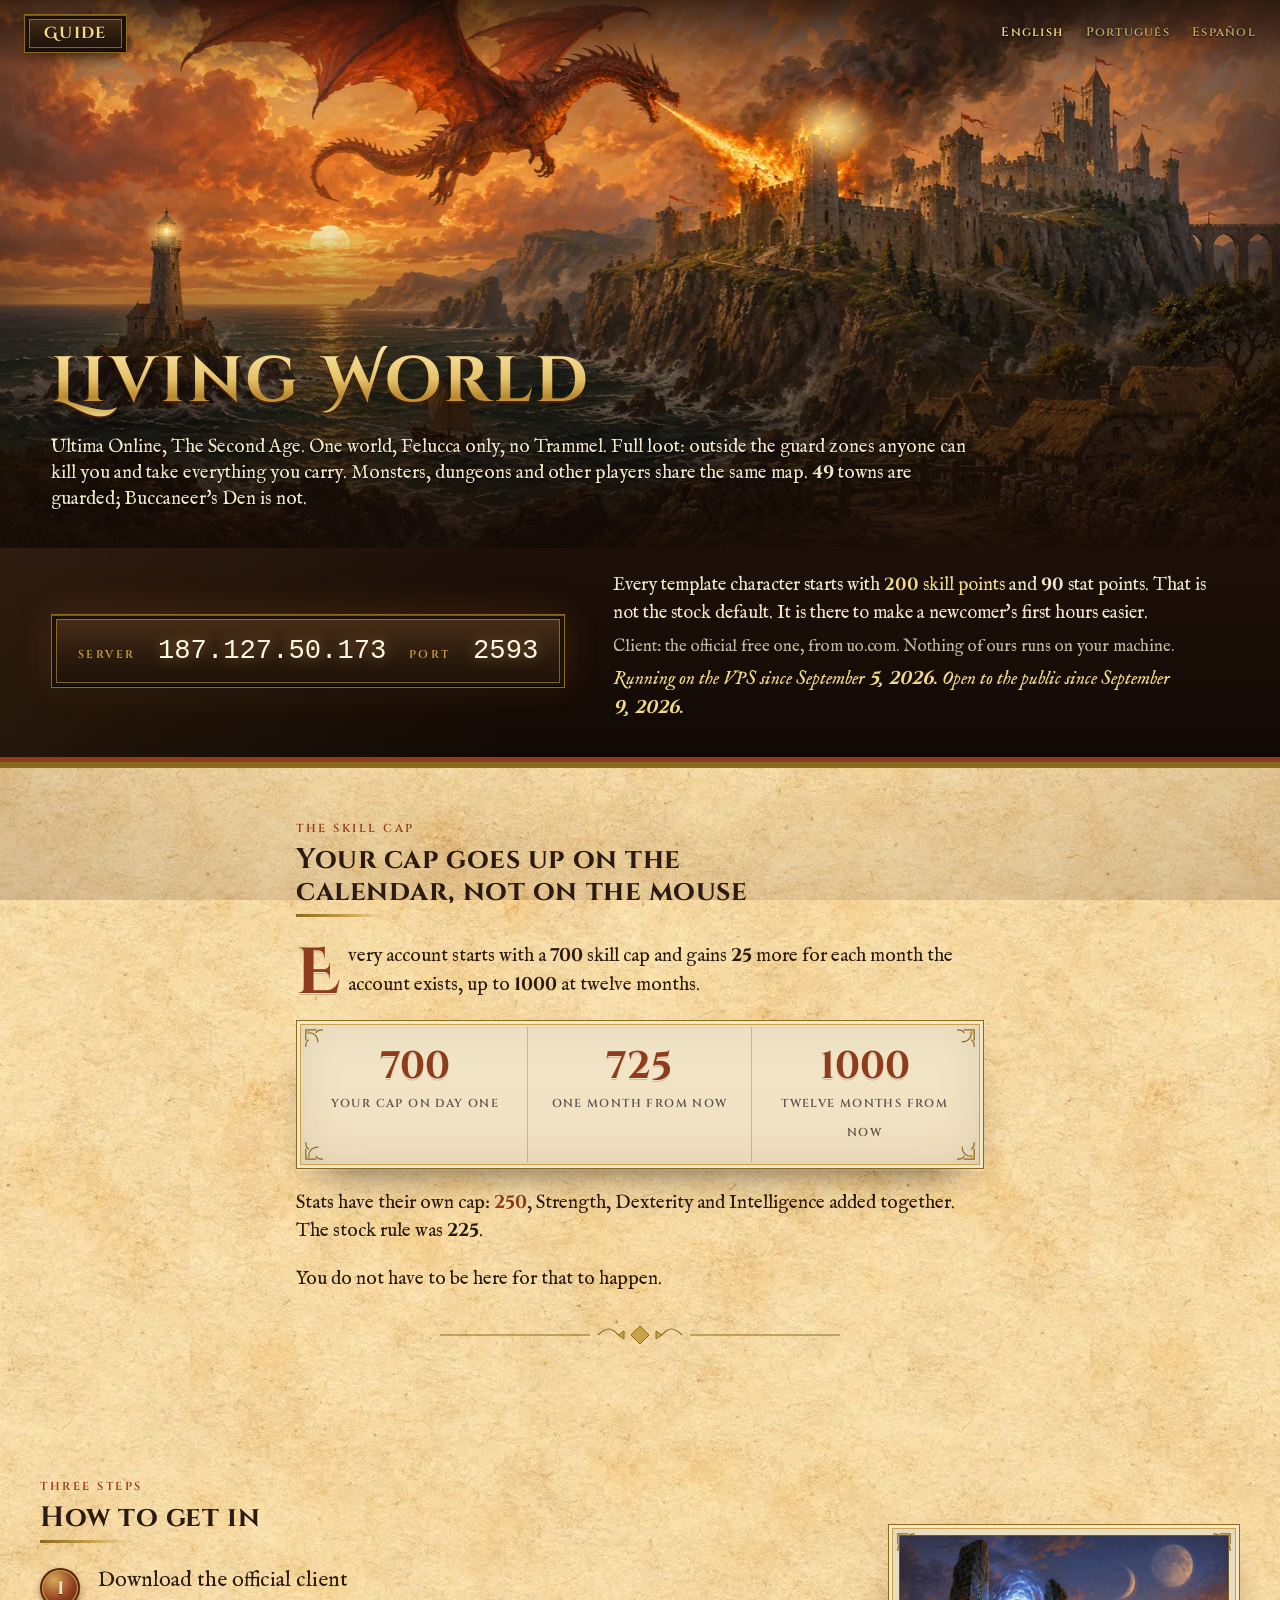
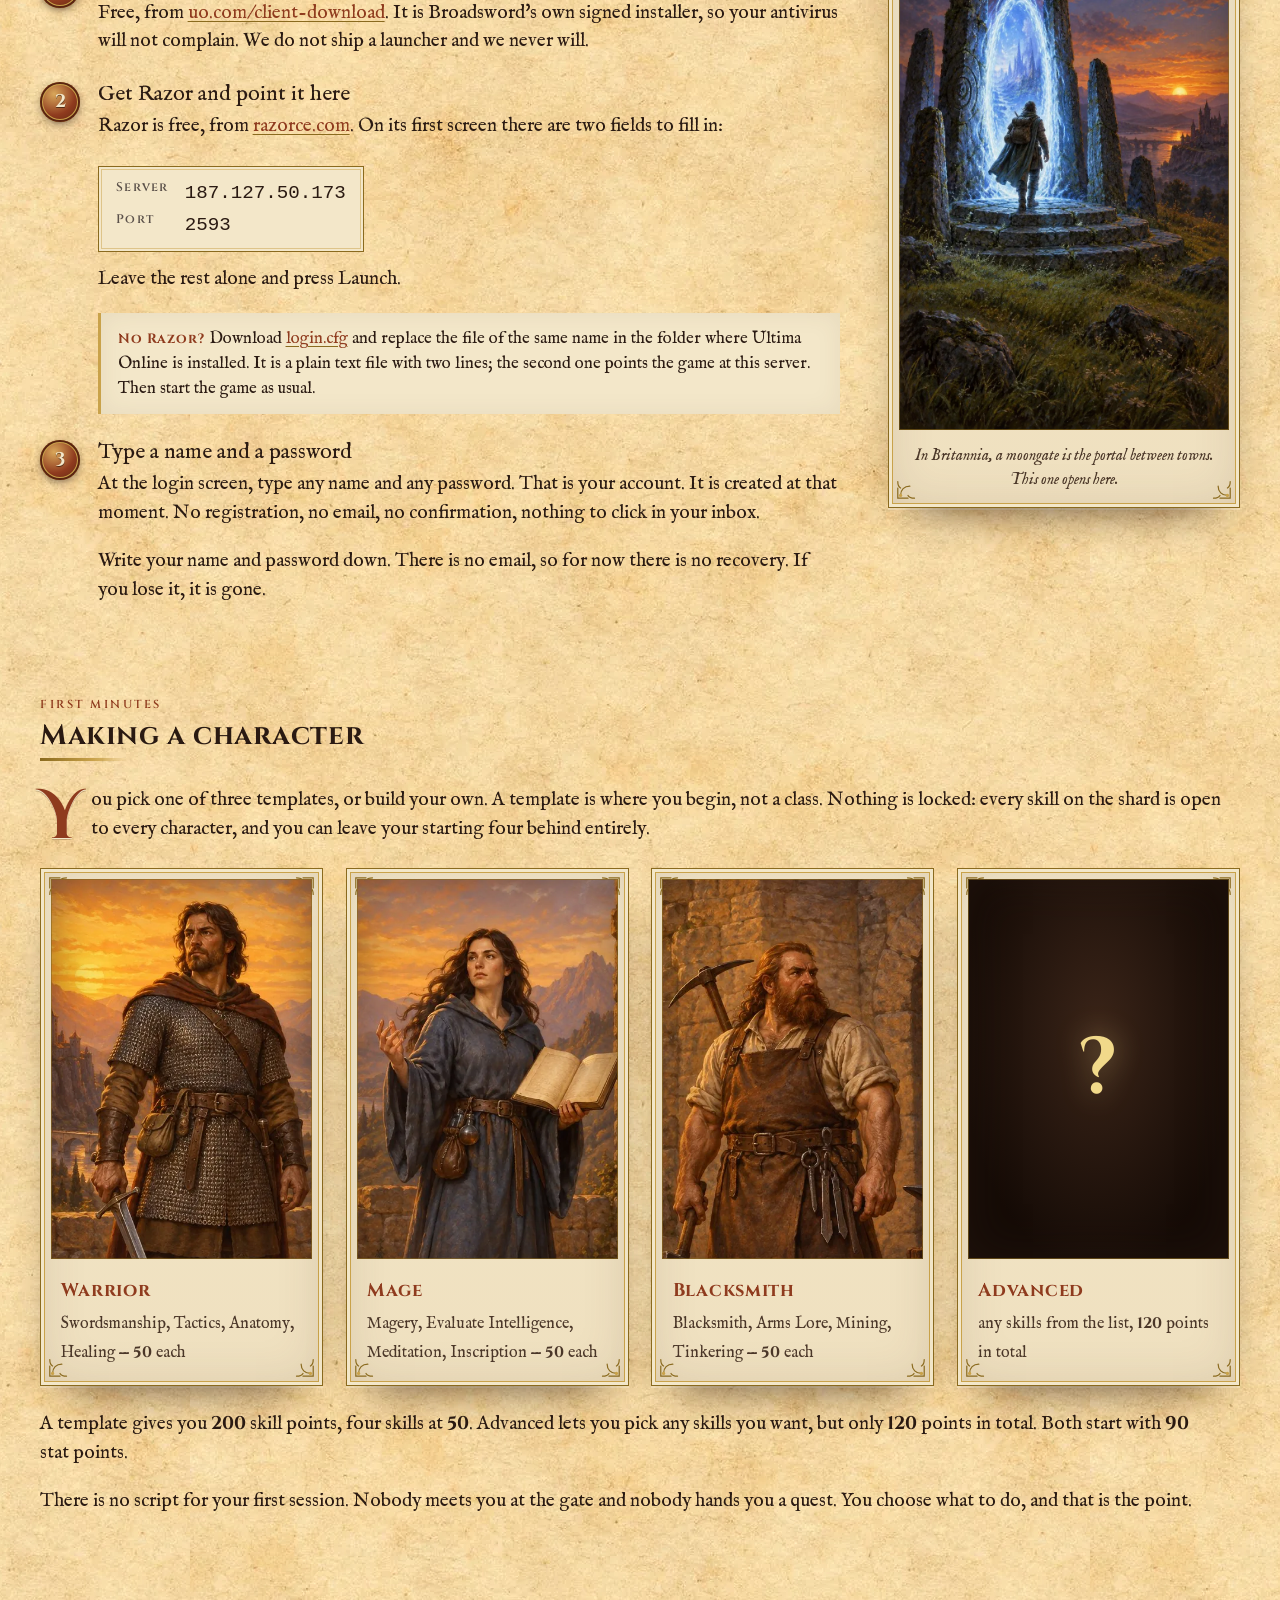
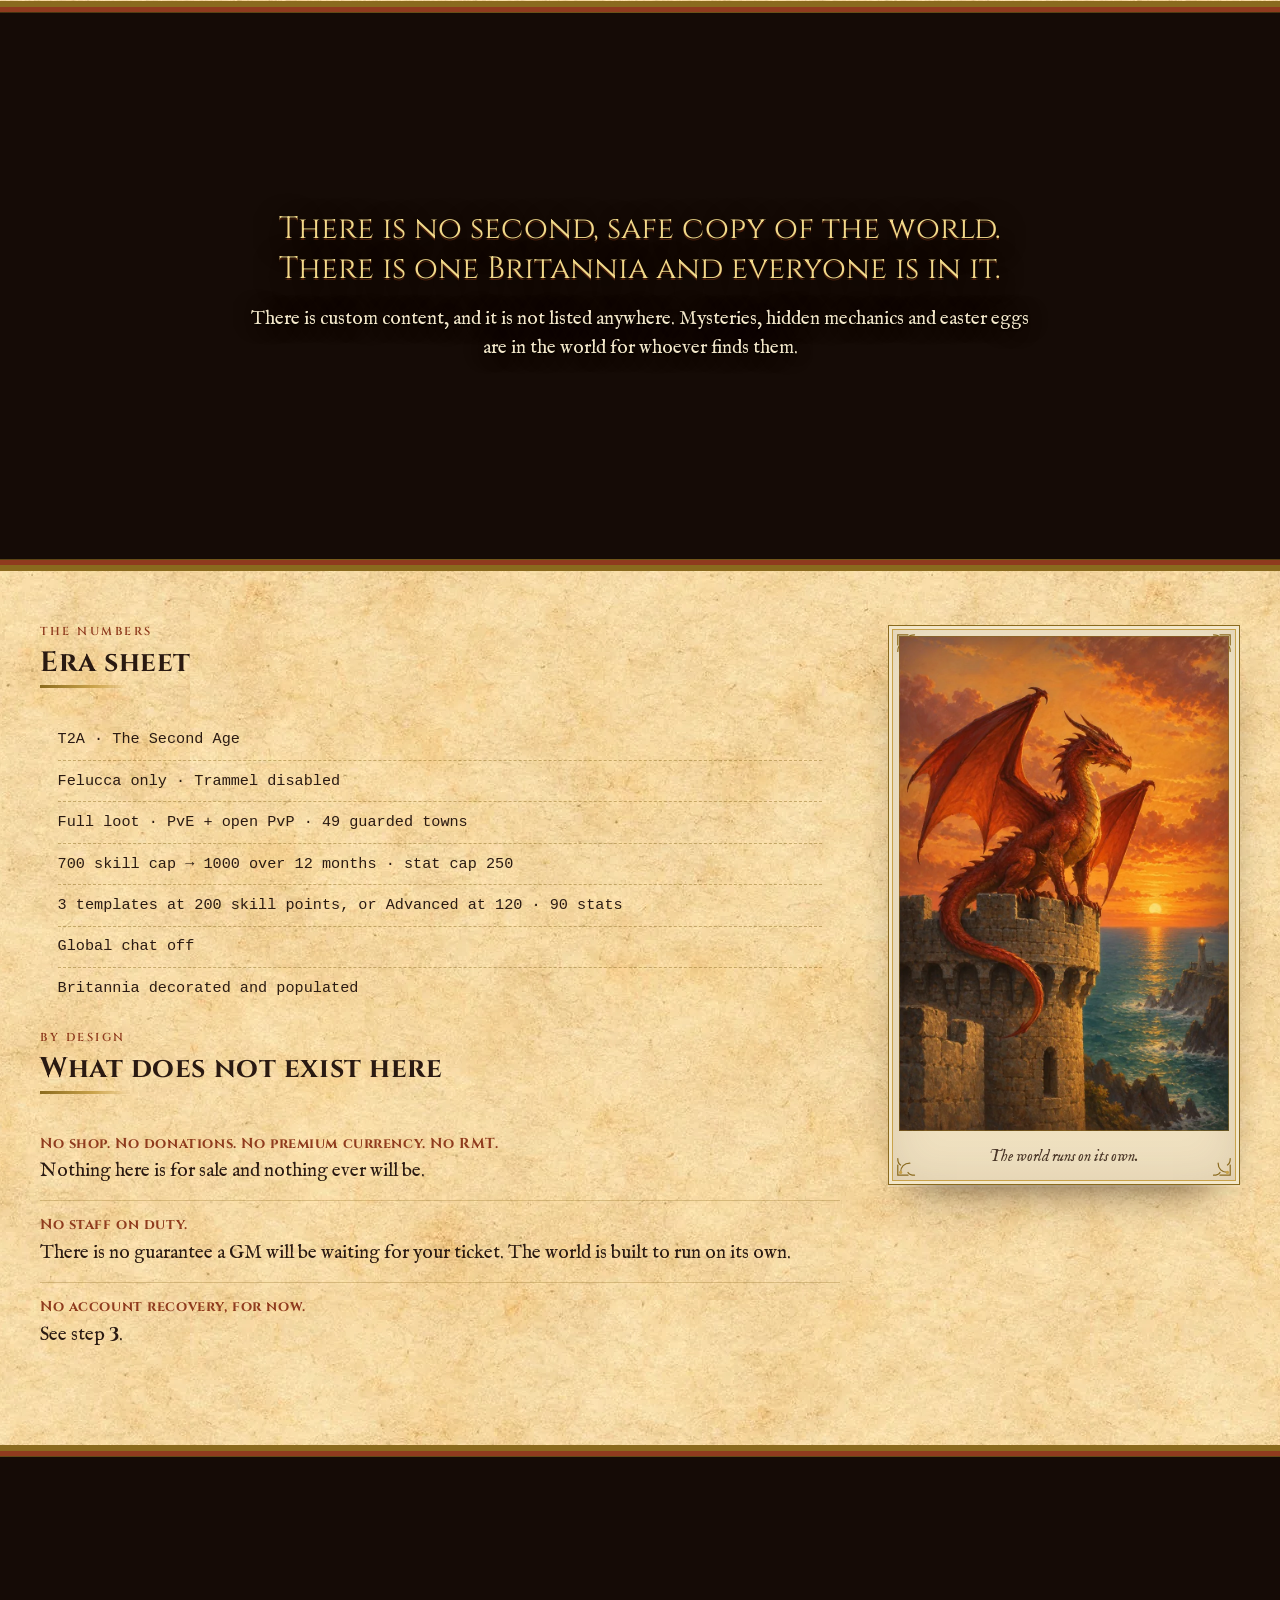
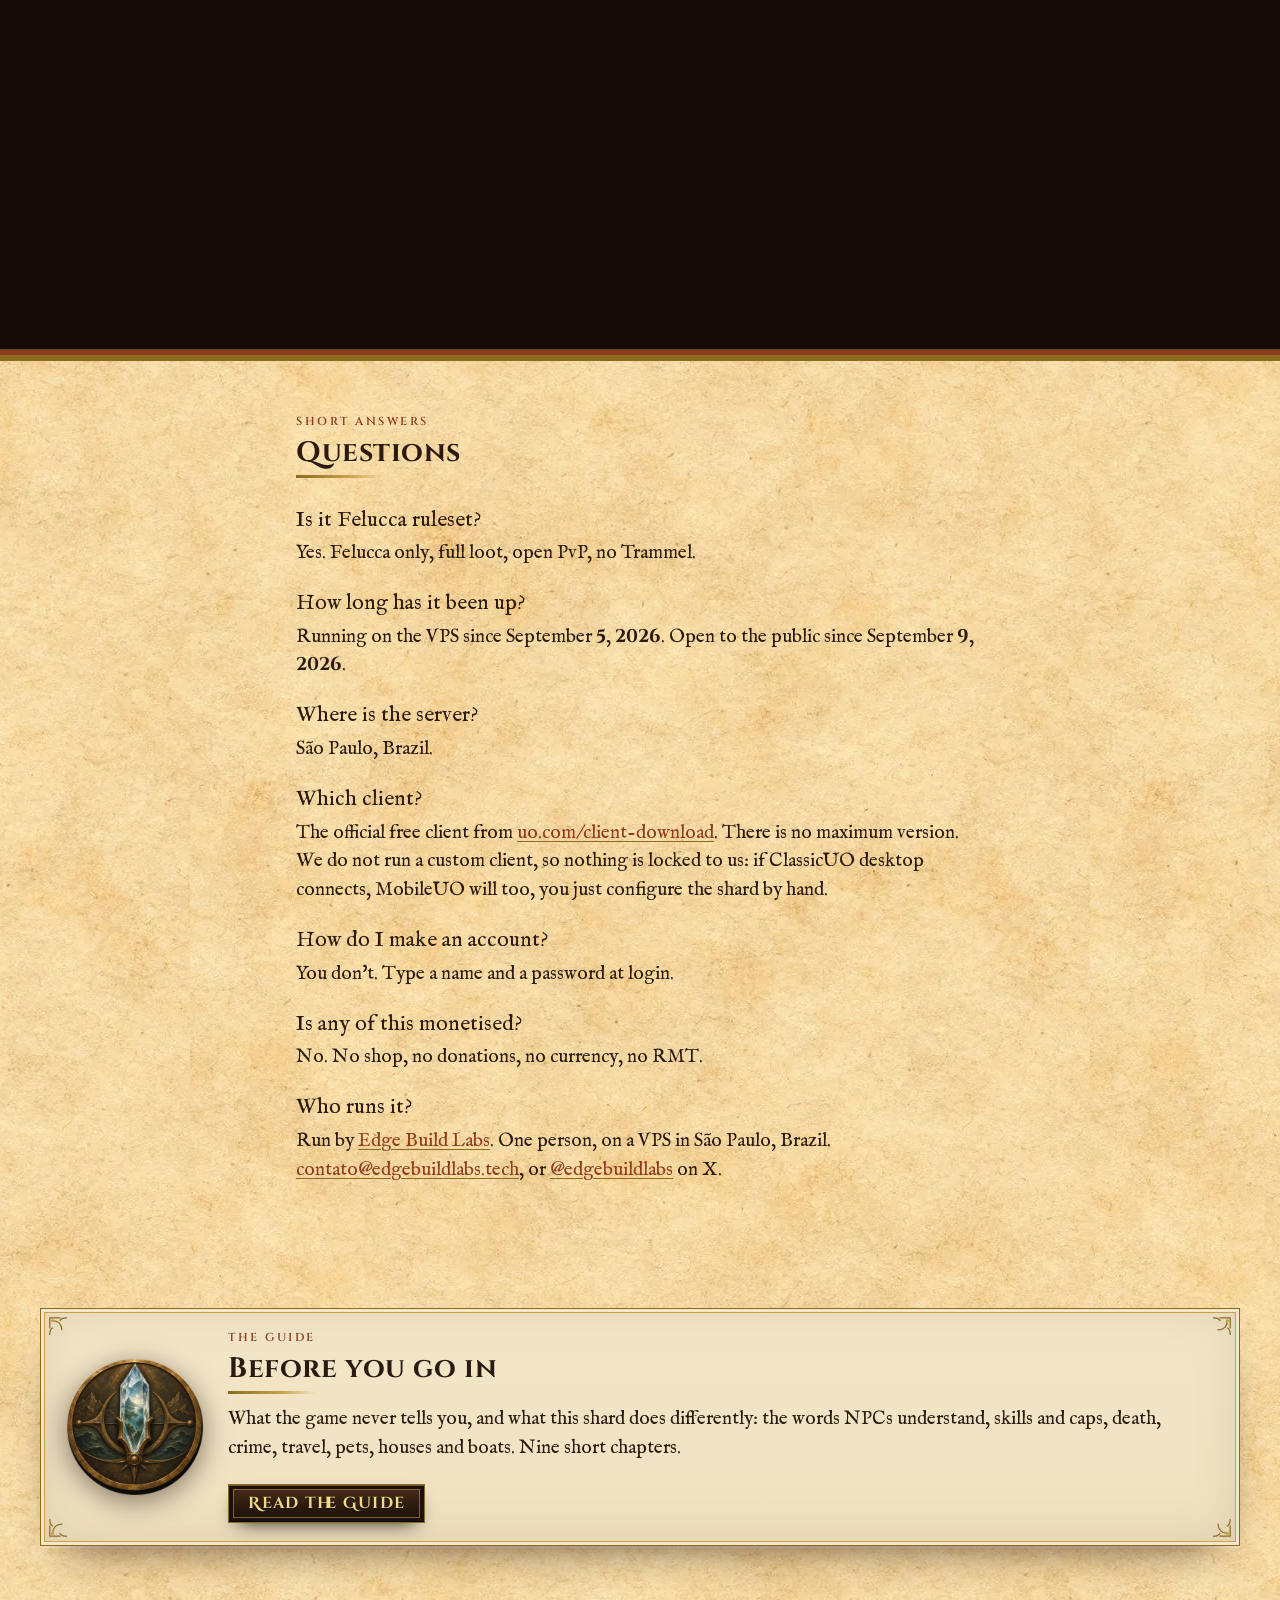
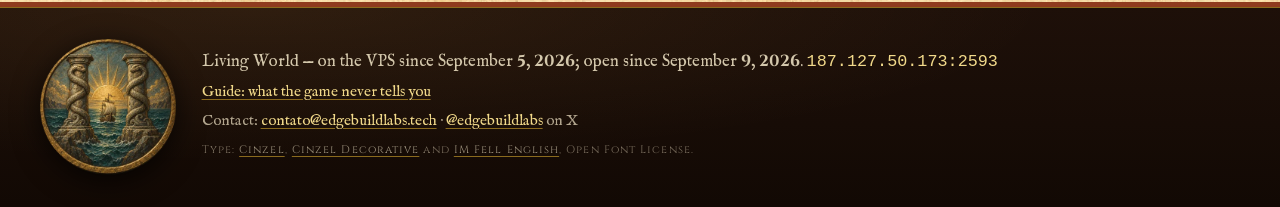
<file: index.html>
<!DOCTYPE html>
<html lang="en">
<head>
<meta charset="utf-8">
<meta name="viewport" content="width=device-width, initial-scale=1">
<meta name="theme-color" content="#150b06">
<title>Living World — T2A Ultima Online, Felucca only, full loot</title>
<meta name="description" content="A 1998 T2A shard. Felucca only, no Trammel, full loot. Official free client from uo.com. No signup — your account is created on first login. 187.127.50.173:2593">

<link rel="canonical" href="https://livingworld.edgebuildlabs.tech/">
<link rel="alternate" hreflang="en" href="https://livingworld.edgebuildlabs.tech/">
<link rel="alternate" hreflang="pt-BR" href="https://livingworld.edgebuildlabs.tech/pt/">
<link rel="alternate" hreflang="es" href="https://livingworld.edgebuildlabs.tech/es/">
<link rel="alternate" hreflang="x-default" href="https://livingworld.edgebuildlabs.tech/">

<meta property="og:type" content="website">
<meta property="og:site_name" content="Living World">
<meta property="og:locale" content="en_US">
<meta property="og:url" content="https://livingworld.edgebuildlabs.tech/">
<meta property="og:title" content="Living World — T2A, Felucca only, full loot">
<meta property="og:description" content="Ultima Online as it shipped in 1998. Felucca only, no Trammel, full loot, open PvP. Official free client from uo.com — no custom launcher. No signup: your account is created on first login. Connect: 187.127.50.173:2593">
<meta property="og:image" content="https://livingworld.edgebuildlabs.tech/img/og-card.jpg">
<meta property="og:image:secure_url" content="https://livingworld.edgebuildlabs.tech/img/og-card.jpg">
<meta property="og:image:type" content="image/jpeg">
<meta property="og:image:width" content="1200">
<meta property="og:image:height" content="630">
<meta property="og:image:alt" content="A red dragon breathing fire on a burning castle above a teal sea, with a lighthouse and a sailing boat, painted in amber sunset light">

<meta name="twitter:card" content="summary_large_image">
<meta name="twitter:title" content="Living World — T2A, Felucca only, full loot">
<meta name="twitter:description" content="1998 T2A. Felucca only, full loot. Official free client. No signup. 187.127.50.173:2593">
<meta name="twitter:image" content="https://livingworld.edgebuildlabs.tech/img/og-card.jpg">
<meta name="twitter:image:alt" content="A red dragon breathing fire on a burning castle above a teal sea, with a lighthouse and a sailing boat, painted in amber sunset light">

<link rel="icon" href="/favicon.ico" sizes="16x16 32x32 48x48 64x64">
<link rel="icon" href="/img/favicon-192.png" type="image/png" sizes="192x192">
<link rel="apple-touch-icon" href="/img/apple-touch-icon.png">
<link rel="stylesheet" href="/css/site.css">
</head>
<body>

<header class="hero">

  <nav class="lang" aria-label="Language">
    <a href="/guide/" class="door">Guide</a>
    <a href="/" hreflang="en" aria-current="page">English</a>
    <a href="/pt/" hreflang="pt-BR" lang="pt-BR">Português</a>
    <a href="/es/" hreflang="es" lang="es">Español</a>
  </nav>

  <div class="hero-painting">
    <picture>
      <source type="image/webp" media="(max-width: 600px)" srcset="/img/hero-portrait.webp">
      <source media="(max-width: 600px)" srcset="/img/hero-portrait.jpg">
      <source type="image/webp" media="(max-width: 1280px)" srcset="/img/hero-1280.webp">
      <source media="(max-width: 1280px)" srcset="/img/hero-1280.jpg">
      <source type="image/webp" srcset="/img/hero.webp">
      <img class="hero-img" src="/img/hero.jpg" width="1916" height="821" alt="A red dragon breathing fire on a burning castle above a teal sea. A lighthouse stands on a rock to the left, a sailing boat crosses the bay, and thatched cottages sit on the cliff to the right, all under an amber sunset." fetchpriority="high">
    </picture>
    <span class="glow glow-fire" aria-hidden="true"></span>
    <span class="glow glow-fire2" aria-hidden="true"></span>
    <span class="glow glow-lantern" aria-hidden="true"></span>
    <span class="embers" aria-hidden="true"><i></i><i></i><i></i><i></i><i></i><i></i><i></i><i></i><i></i><i></i></span>

    <div class="hero-title">
      <h1>Living <span>World</span></h1>
      <p class="identity">
        Ultima Online, The Second Age. One world, Felucca only, no Trammel.
        Full loot: outside the guard zones anyone can kill you and take everything you carry.
        Monsters, dungeons and other players share the same map. 49 towns are guarded;
        Buccaneer's Den is not.
      </p>
    </div>
  </div>

  <div class="hero-bar">
    <dl class="connect">
      <dt>Server</dt><dd>187.127.50.173</dd>
      <dt>Port</dt><dd>2593</dd>
    </dl>
    <div class="hero-notes">
      <p class="newbie">Every template character starts with <strong>200 skill points</strong> and 90 stat points. That is not the stock default. It is there to make a newcomer's first hours easier.</p>
      <p class="client-line">Client: the official free one, from uo.com. Nothing of ours runs on your machine.</p>
      <p class="open-since">Running on the VPS since September 5, 2026. Open to the public since September 9, 2026.</p>
    </div>
  </div>
</header>

<main>

<div class="col">

  <section id="cap" class="reveal">
    <h2><small>The skill cap</small>Your cap goes up on the calendar, not on the mouse</h2>
    <p>Every account starts with a 700 skill cap and gains 25 more for each month the account exists, up to 1000 at twelve months.</p>
    <ul class="cap frame">
      <li><b>700</b><span>Your cap on day one</span></li>
      <li><b>725</b><span>One month from now</span></li>
      <li><b>1000</b><span>Twelve months from now</span></li>
    </ul>
    <p>Stats have their own cap: <strong>250</strong>, Strength, Dexterity and Intelligence added together. The stock rule was 225.</p>
    <p>You do not have to be here for that to happen.</p>
    <span class="fleuron" aria-hidden="true"></span>
  </section>

</div>

<div class="col wide">
  <section id="get-in" class="reveal with-figure">
  <div>
    <h2><small>Three steps</small>How to get in</h2>
    <ol class="steps">
      <li>
        <h3>Download the official client</h3>
        <p>Free, from <a href="https://uo.com/client-download/">uo.com/client-download</a>. It is Broadsword's own signed installer, so your antivirus will not complain. We do not ship a launcher and we never will.</p>
      </li>
      <li>
        <h3>Get Razor and point it here</h3>
        <p>Razor is free, from <a href="https://www.razorce.com/">razorce.com</a>. On its first screen there are two fields to fill in:</p>
        <dl class="fields">
          <dt>Server</dt><dd>187.127.50.173</dd>
          <dt>Port</dt><dd>2593</dd>
        </dl>
        <p>Leave the rest alone and press Launch.</p>
        <p class="alt"><b>No Razor?</b> Download <a href="/login.cfg" download>login.cfg</a> and replace the file of the same name in the folder where Ultima Online is installed. It is a plain text file with two lines; the second one points the game at this server. Then start the game as usual.</p>
      </li>
      <li>
        <h3>Type a name and a password</h3>
        <p>At the login screen, type any name and any password. That is your account. It is created at that moment. No registration, no email, no confirmation, nothing to click in your inbox.</p>
        <p>Write your name and password down. There is no email, so for now there is no recovery. If you lose it, it is gone.</p>
      </li>
    </ol>
  </div>
  <figure class="watch frame">
    <div class="pic"><picture><source type="image/webp" srcset="/img/moongate.webp"><img src="/img/moongate.jpg" width="800" height="1200" alt="A moongate: a tall oval of shimmering blue light standing on a stone platform inside a ring of standing stones at dusk, a lone traveler with a pack about to step in, two moons in the sky" loading="lazy"></picture></div>
    <figcaption>In Britannia, a moongate is the portal between towns. This one opens here.</figcaption>
  </figure>
  </section>

  <section id="character" class="reveal">
    <h2><small>First minutes</small>Making a character</h2>
    <p>You pick one of three templates, or build your own. A template is where you begin, not a class. Nothing is locked: every skill on the shard is open to every character, and you can leave your starting four behind entirely.</p>
    <ul class="templates">
      <li class="frame">
        <div class="card-img"><picture><source type="image/webp" srcset="/img/template-warrior.webp"><img src="/img/template-warrior.jpg" width="440" height="1024" alt="A warrior in a chainmail tunic and cloak, holding a plain longsword, on a stone terrace at sunset" loading="lazy"></picture></div>
        <div class="card-text"><b>Warrior</b><span>Swordsmanship, Tactics, Anatomy, Healing — 50 each</span></div>
      </li>
      <li class="frame">
        <div class="card-img"><picture><source type="image/webp" srcset="/img/template-mage.webp"><img src="/img/template-mage.jpg" width="440" height="1024" alt="A mage in a plain blue-grey robe holding an open spellbook, with a reagent pouch at the belt" loading="lazy"></picture></div>
        <div class="card-text"><b>Mage</b><span>Magery, Evaluate Intelligence, Meditation, Inscription — 50 each</span></div>
      </li>
      <li class="frame">
        <div class="card-img"><picture><source type="image/webp" srcset="/img/template-blacksmith.webp"><img src="/img/template-blacksmith.jpg" width="440" height="1024" alt="A blacksmith in a leather apron holding a hammer, a pickaxe on the back, beside an anvil and a forge" loading="lazy"></picture></div>
        <div class="card-text"><b>Blacksmith</b><span>Blacksmith, Arms Lore, Mining, Tinkering — 50 each</span></div>
      </li>
      <li class="advanced frame">
        <div class="card-img" aria-hidden="true">?</div>
        <div class="card-text"><b>Advanced</b><span>any skills from the list, 120 points in total</span></div>
      </li>
    </ul>
    <p>A template gives you 200 skill points, four skills at 50. Advanced lets you pick any skills you want, but only 120 points in total. Both start with 90 stat points.</p>
    <p>There is no script for your first session. Nobody meets you at the gate and nobody hands you a quest. You choose what to do, and that is the point.</p>
  </section>
</div>

<section class="vista" aria-label="One world">
  <div class="inner">
    <p class="one-world">There is no second, safe copy of the world. There is one Britannia and everyone is in it.</p>
    <p>There is custom content, and it is not listed anywhere. Mysteries, hidden mechanics and easter eggs are in the world for whoever finds them.</p>
  </div>
</section>

<div class="col wide">

  <section id="era" class="reveal not-here">
    <div>
      <h2><small>The numbers</small>Era sheet</h2>
      <ul class="sheet">
        <li>T2A · The Second Age</li>
        <li>Felucca only · Trammel disabled</li>
        <li>Full loot · PvE + open PvP · 49 guarded towns</li>
        <li>700 skill cap → 1000 over 12 months · stat cap 250</li>
        <li>3 templates at 200 skill points, or Advanced at 120 · 90 stats</li>
        <li>Global chat off</li>
        <li>Britannia decorated and populated</li>
      </ul>

      <h2 id="not-here-title"><small>By design</small>What does not exist here</h2>
      <ul class="none">
        <li><b>No shop. No donations. No premium currency. No RMT.</b> Nothing here is for sale and nothing ever will be.</li>
        <li><b>No staff on duty.</b> There is no guarantee a GM will be waiting for your ticket. The world is built to run on its own.</li>
        <li><b>No account recovery, for now.</b> See step 3.</li>
      </ul>
    </div>
    <figure class="watch frame">
      <div class="pic"><picture><source type="image/webp" srcset="/img/dragon-tower.webp"><img src="/img/dragon-tower.jpg" width="800" height="1200" alt="A red dragon perched on the battlements of a stone tower at sunset, looking out over the sea toward a distant lighthouse" loading="lazy"></picture></div>
      <figcaption>The world runs on its own.</figcaption>
    </figure>
  </section>

</div>

<section class="vista moon" aria-label="Moongate"></section>

<div class="col">
  <section id="faq" class="reveal">
    <h2><small>Short answers</small>Questions</h2>
    <dl class="faq">
      <dt>Is it Felucca ruleset?</dt>
      <dd>Yes. Felucca only, full loot, open PvP, no Trammel.</dd>

      <dt>How long has it been up?</dt>
      <dd>Running on the VPS since September 5, 2026. Open to the public since September 9, 2026.</dd>

      <dt>Where is the server?</dt>
      <dd>São Paulo, Brazil.</dd>

      <dt>Which client?</dt>
      <dd>The official free client from <a href="https://uo.com/client-download/">uo.com/client-download</a>. There is no maximum version. We do not run a custom client, so nothing is locked to us: if ClassicUO desktop connects, MobileUO will too, you just configure the shard by hand.</dd>

      <dt>How do I make an account?</dt>
      <dd>You don't. Type a name and a password at login.</dd>

      <dt>Is any of this monetised?</dt>
      <dd>No. No shop, no donations, no currency, no RMT.</dd>

      <dt>Who runs it?</dt>
      <dd>Run by <a href="https://edgebuildlabs.tech">Edge Build Labs</a>. One person, on a VPS in São Paulo, Brazil. <a href="mailto:contato@edgebuildlabs.tech">contato@edgebuildlabs.tech</a>, or <a href="https://x.com/edgebuildlabs">@edgebuildlabs</a> on X.</dd>
    </dl>
  </section>
</div>

<div class="col wide">
  <section class="guide-card frame reveal" aria-labelledby="guide-card-title">
    <picture><source type="image/webp" srcset="/img/seal-shard.webp"><img src="/img/seal-shard.png" width="360" height="360" alt="" loading="lazy"></picture>
    <div>
      <h2 id="guide-card-title"><small>The Guide</small>Before you go in</h2>
      <p>What the game never tells you, and what this shard does differently: the words NPCs understand, skills and caps, death, crime, travel, pets, houses and boats. Nine short chapters.</p>
      <a class="cta" href="/guide/">Read the Guide</a>
    </div>
  </section>
</div>

</main>

<footer>
  <div class="inner">
    <picture class="seal"><source type="image/webp" srcset="/img/seal.webp"><img src="/img/seal.png" width="360" height="360" alt="Seal of Living World: two serpent-carved stone pillars rising from the sea, a ship passing between them under a rising sun" loading="lazy"></picture>
    <div>
    <p>Living World — on the VPS since September 5, 2026; open since September 9, 2026. <span class="mono">187.127.50.173:2593</span></p>
    <p class="contact"><a href="/guide/">Guide: what the game never tells you</a></p>
    <p class="contact">Contact: <a href="mailto:contato@edgebuildlabs.tech">contato@edgebuildlabs.tech</a> · <a href="https://x.com/edgebuildlabs">@edgebuildlabs</a> on X</p>
      <p class="credits">Type: <a href="/fonts/OFL-Cinzel.txt">Cinzel</a>, <a href="/fonts/OFL-CinzelDecorative.txt">Cinzel Decorative</a> and <a href="/fonts/OFL-IMFellEnglish.txt">IM Fell English</a>, Open Font License.</p>
    </div>
  </div>
</footer>

</body>
</html>
</file>
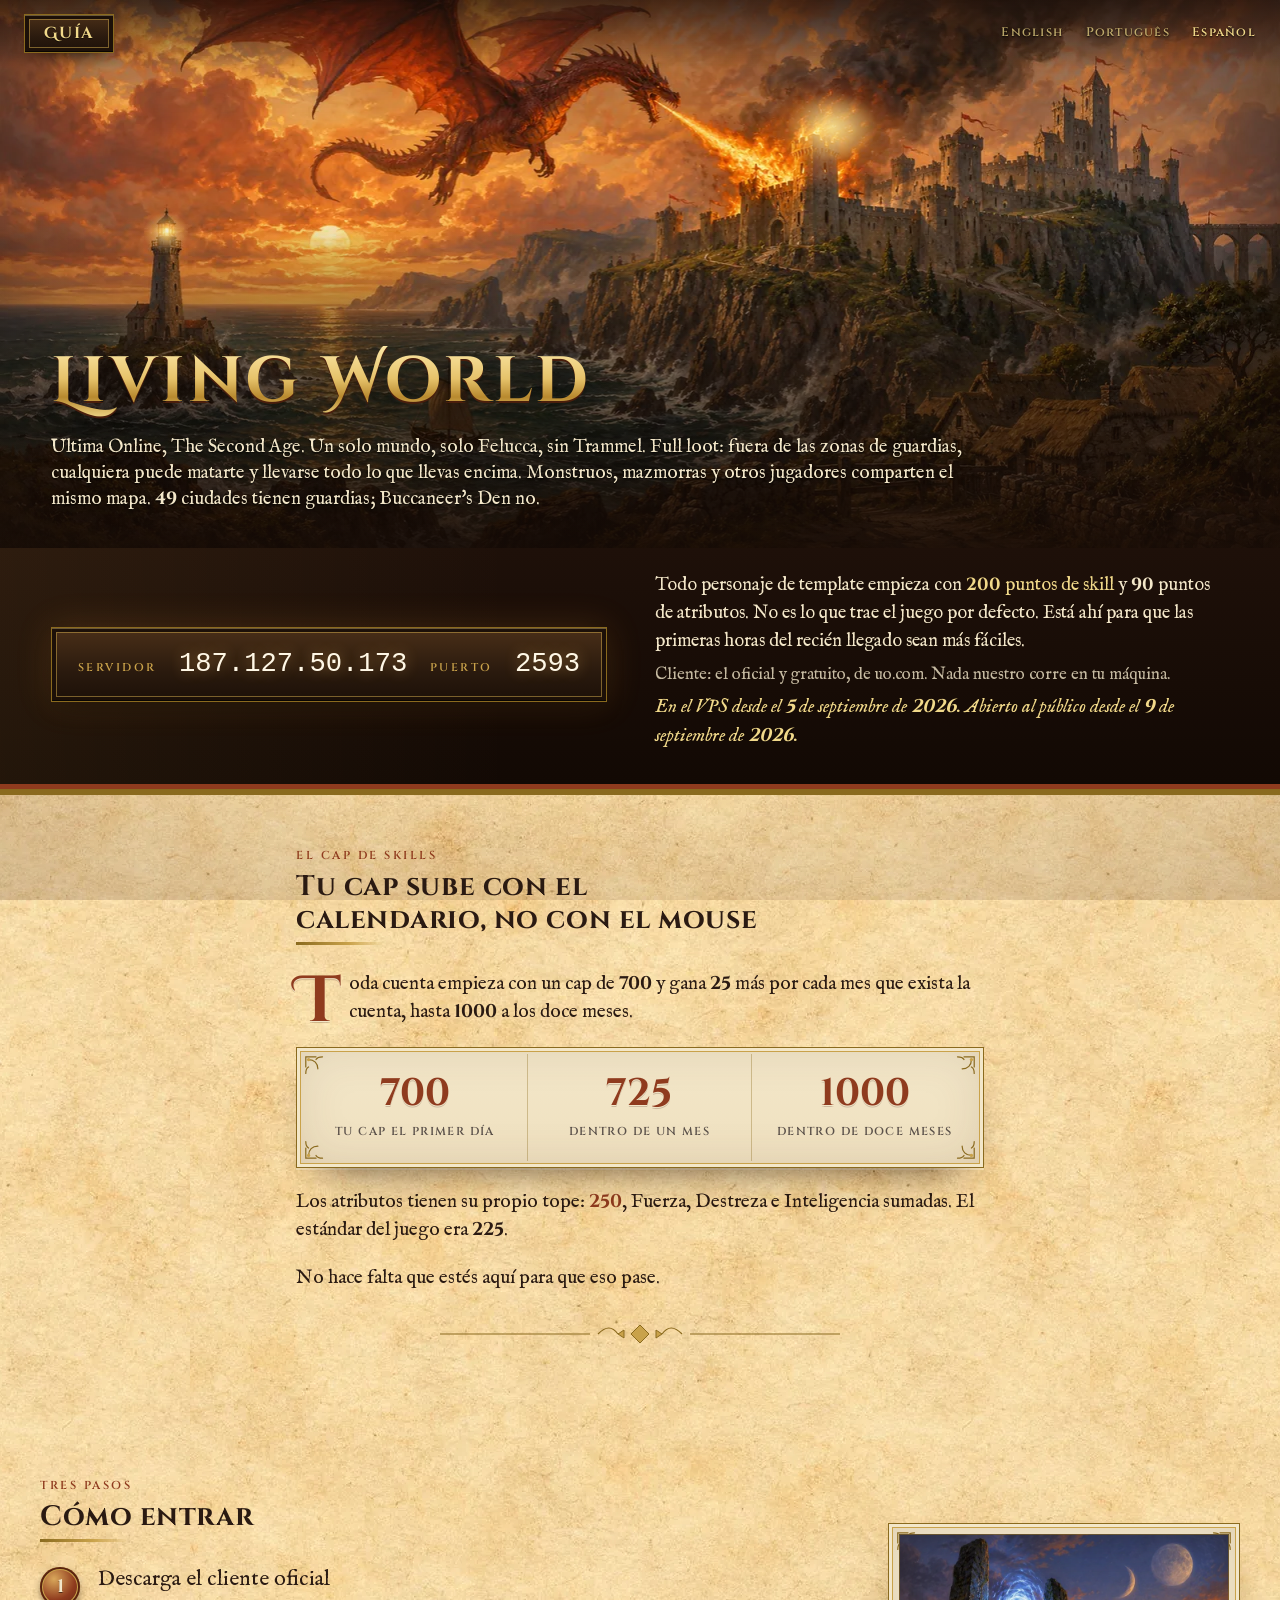
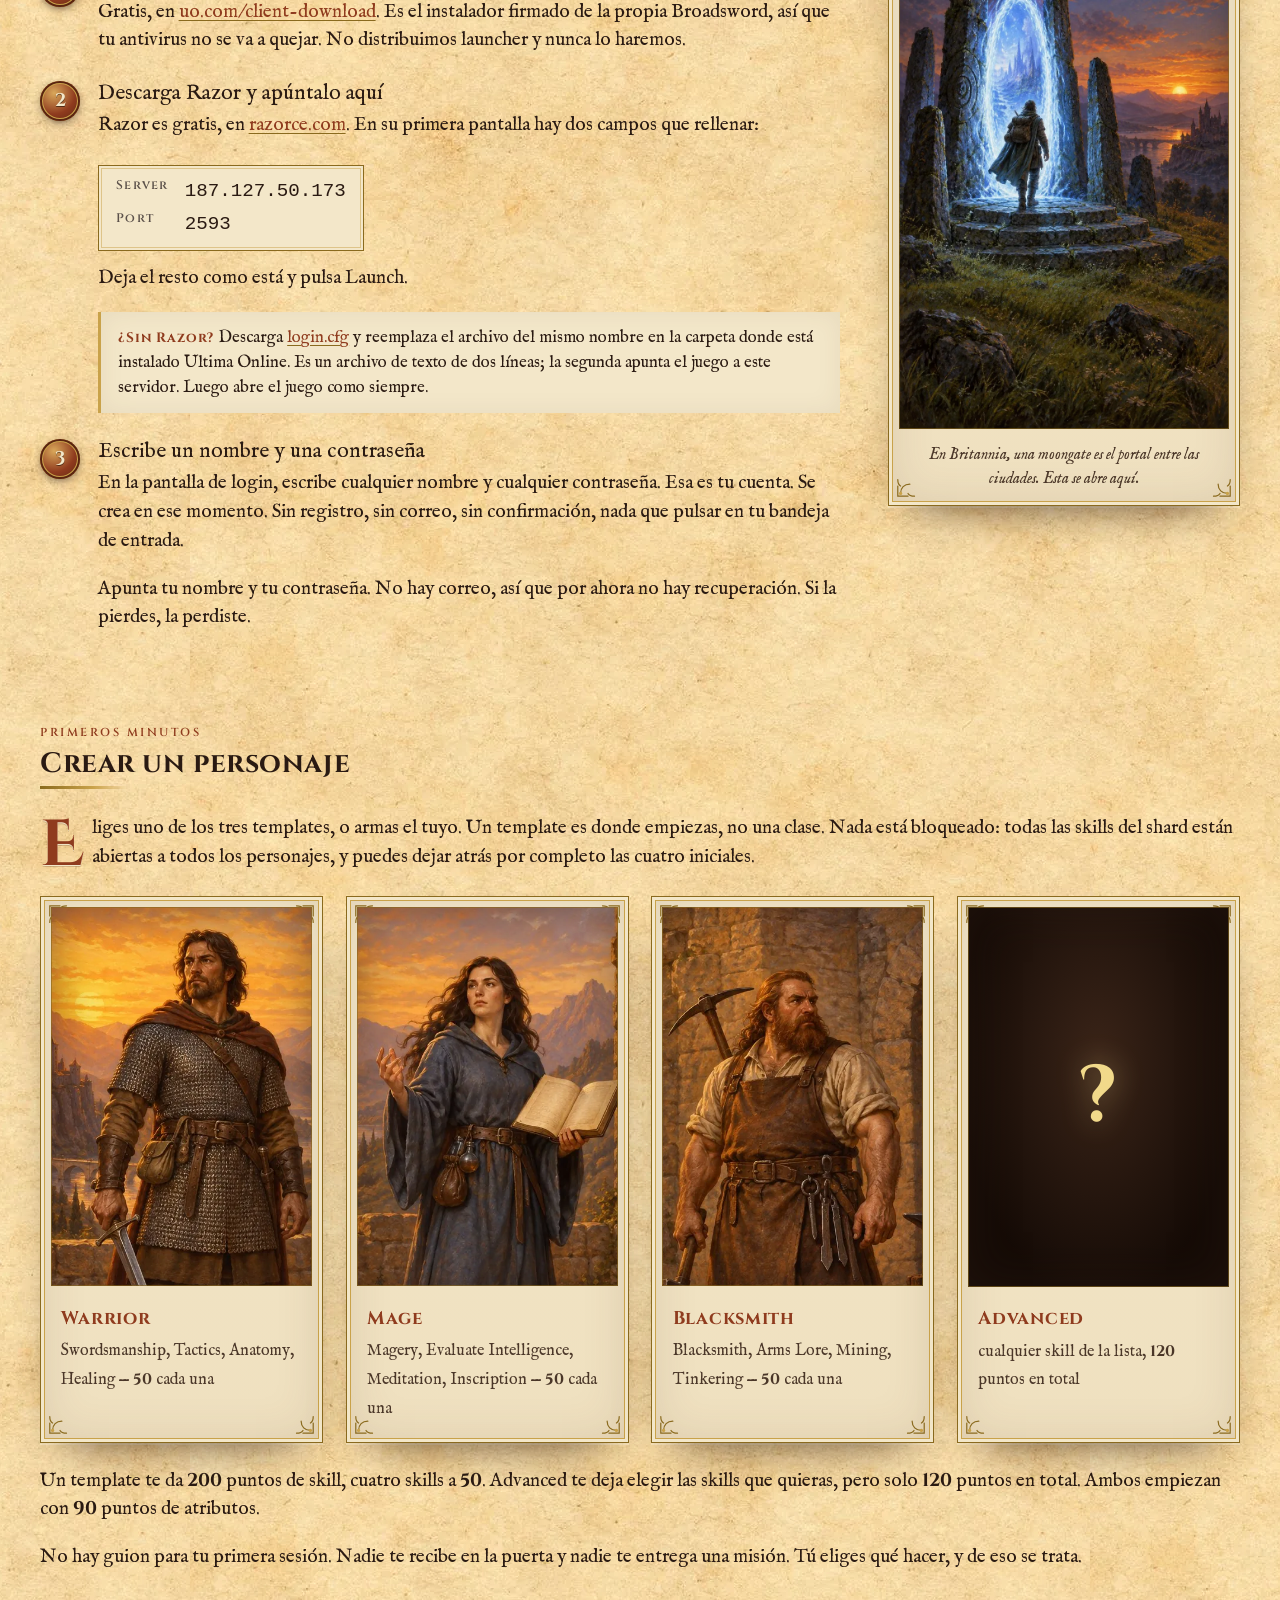
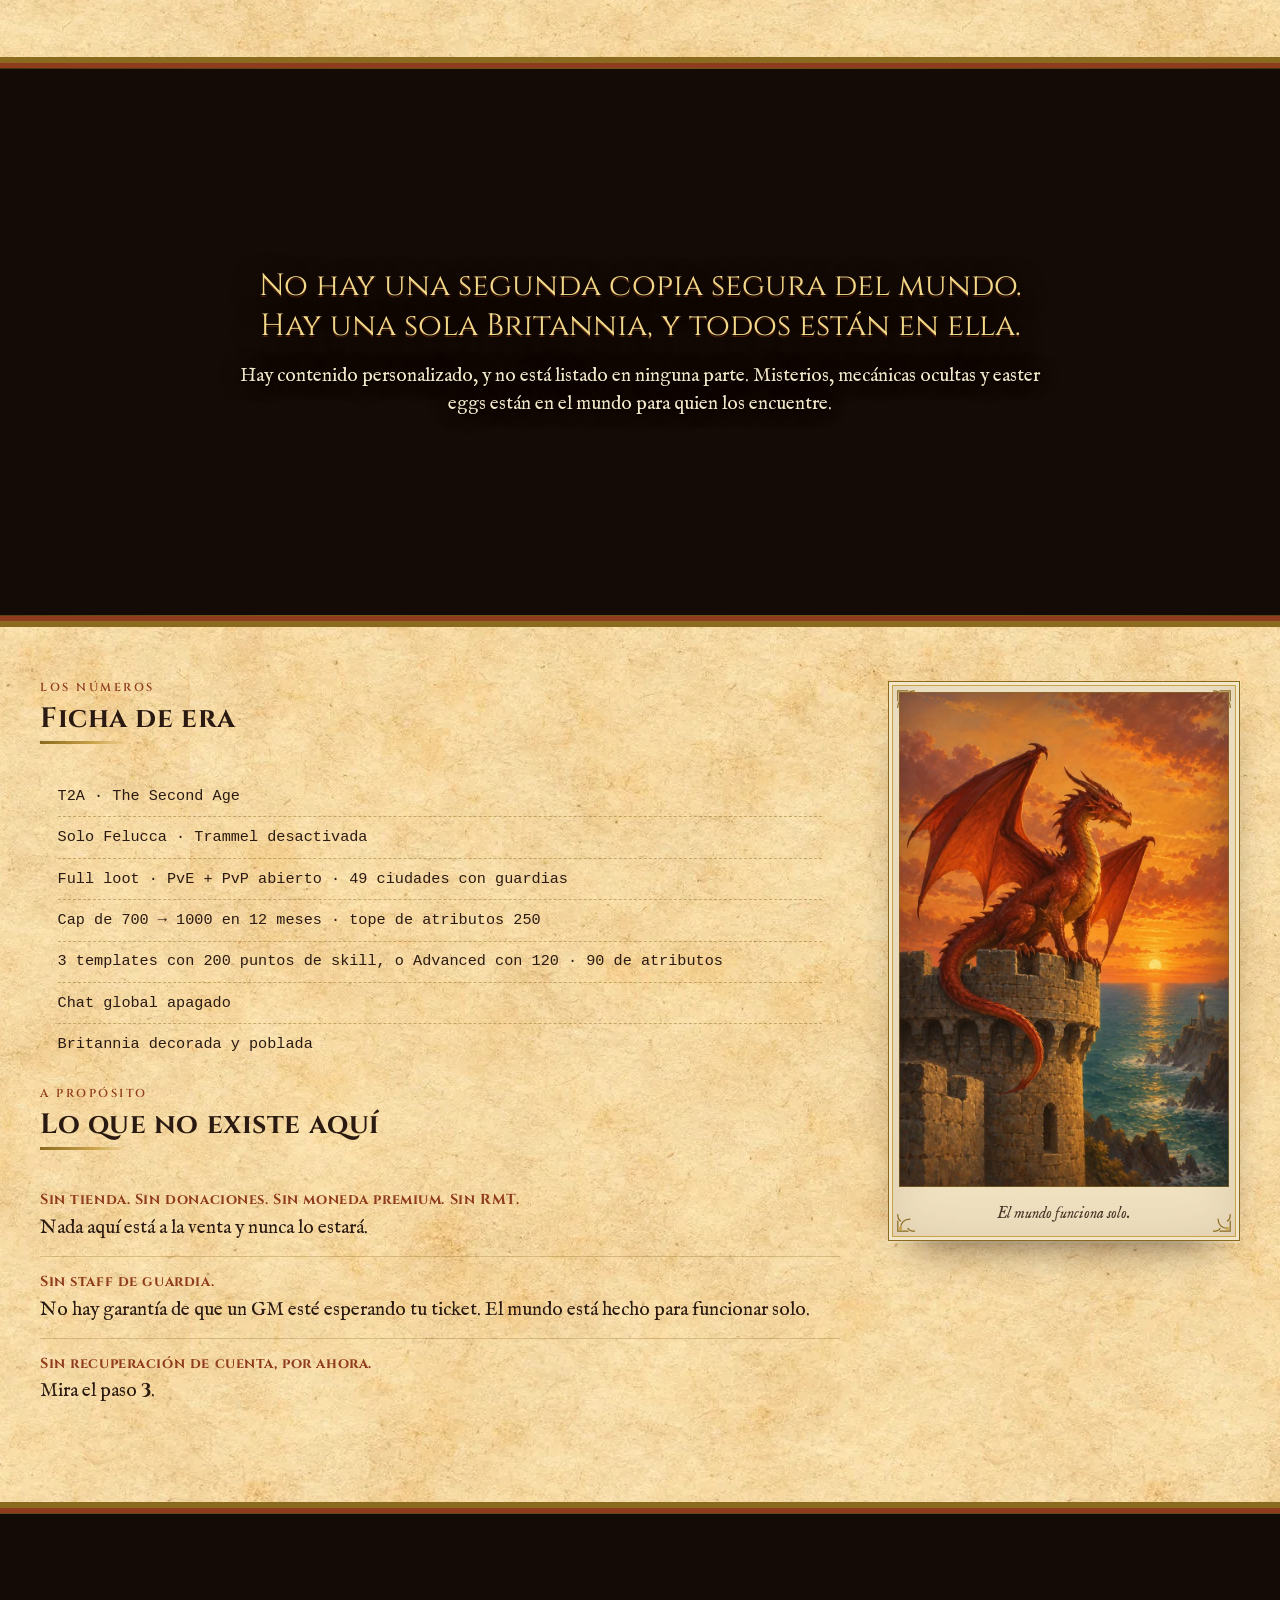
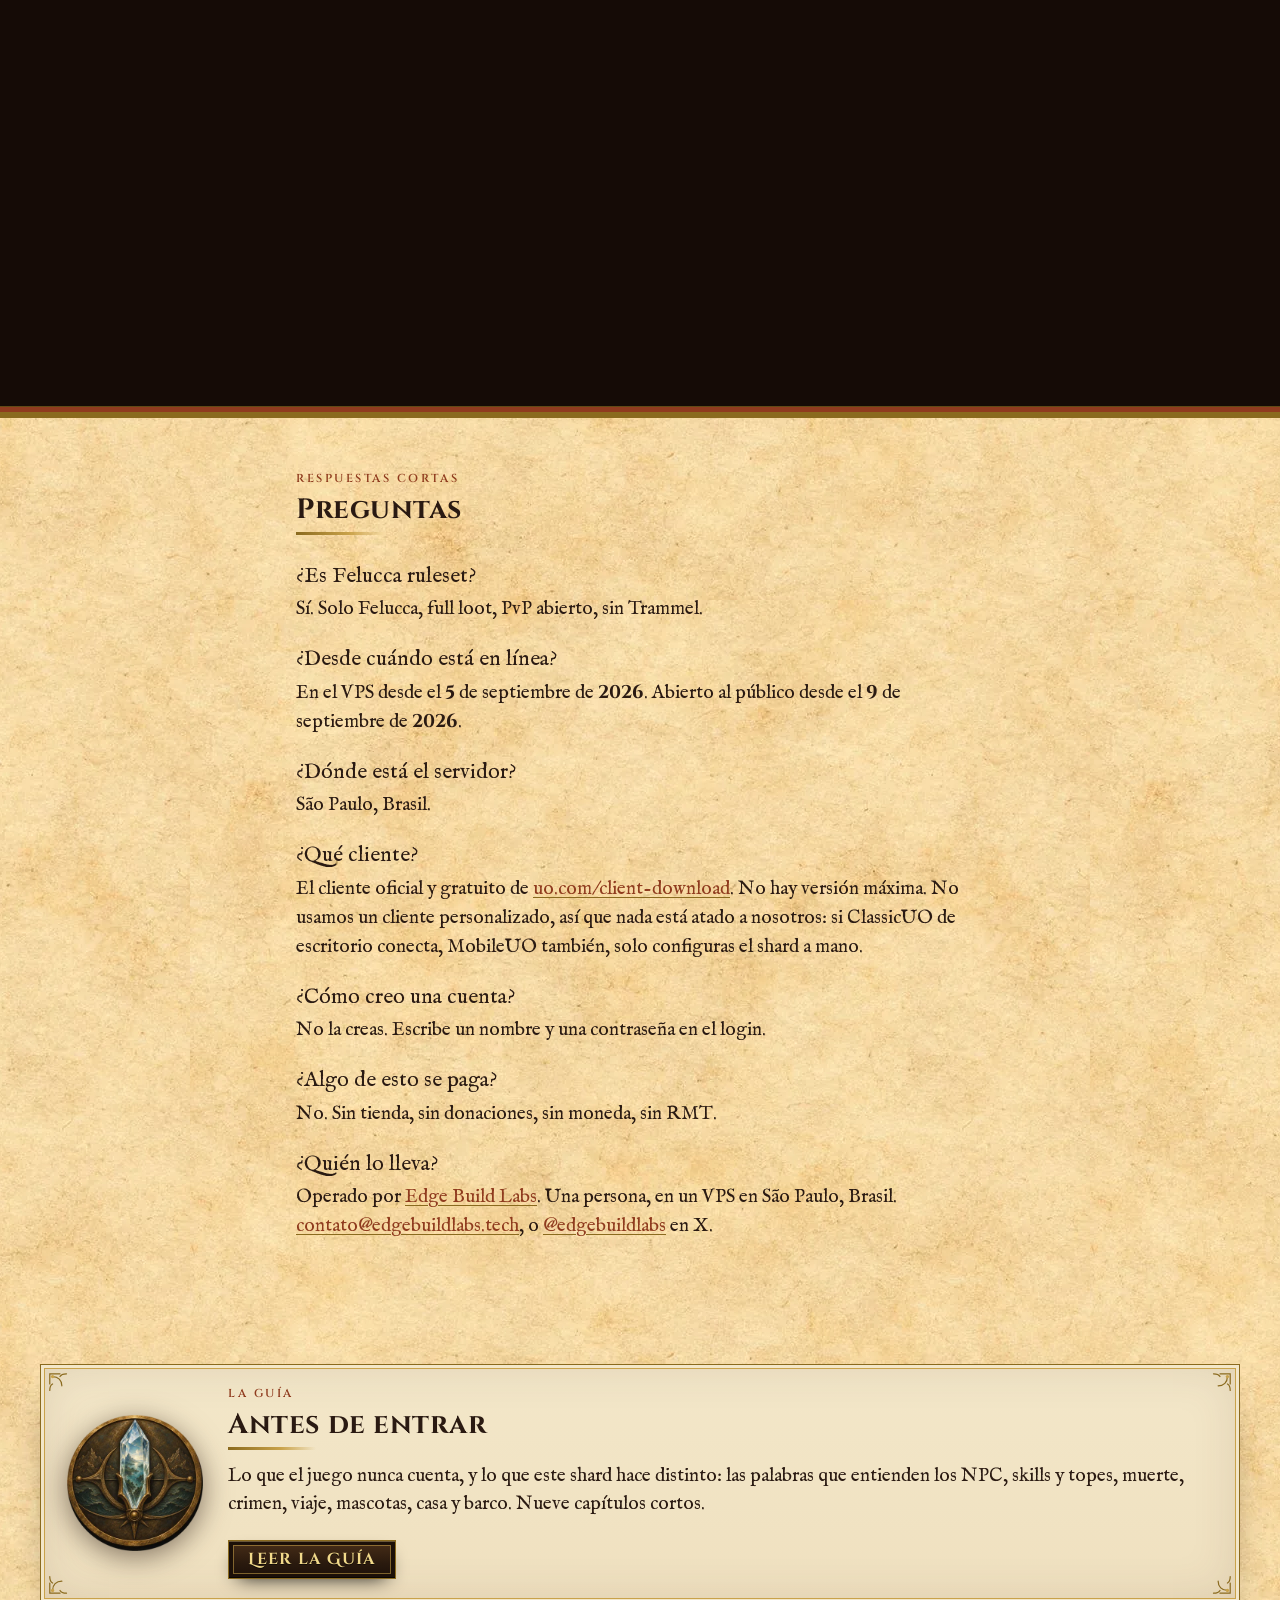
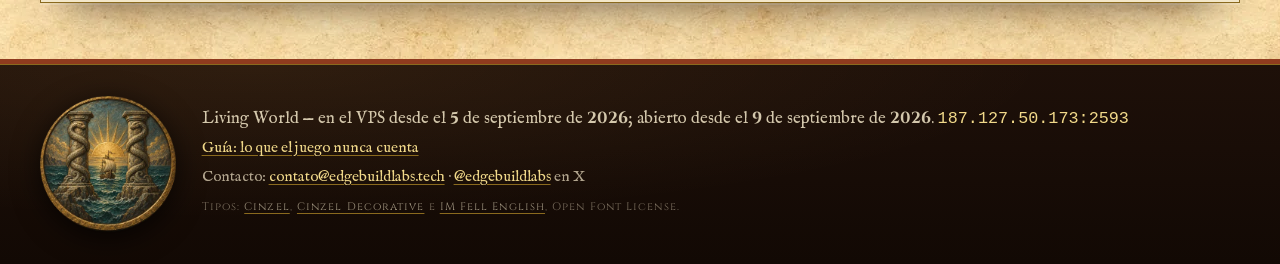
<file: es/index.html>
<!DOCTYPE html>
<html lang="es">
<head>
<meta charset="utf-8">
<meta name="viewport" content="width=device-width, initial-scale=1">
<meta name="theme-color" content="#150b06">
<title>Living World — Ultima Online T2A, solo Felucca, full loot</title>
<meta name="description" content="Un shard T2A de 1998. Solo Felucca, sin Trammel, full loot. Cliente oficial y gratuito de uo.com. Sin registro: tu cuenta nace en el primer login. 187.127.50.173:2593">

<link rel="canonical" href="https://livingworld.edgebuildlabs.tech/es/">
<link rel="alternate" hreflang="en" href="https://livingworld.edgebuildlabs.tech/">
<link rel="alternate" hreflang="pt-BR" href="https://livingworld.edgebuildlabs.tech/pt/">
<link rel="alternate" hreflang="es" href="https://livingworld.edgebuildlabs.tech/es/">
<link rel="alternate" hreflang="x-default" href="https://livingworld.edgebuildlabs.tech/">

<meta property="og:type" content="website">
<meta property="og:site_name" content="Living World">
<meta property="og:locale" content="es_ES">
<meta property="og:url" content="https://livingworld.edgebuildlabs.tech/es/">
<meta property="og:title" content="Living World — T2A, solo Felucca, full loot">
<meta property="og:description" content="Ultima Online tal como salió en 1998. Solo Felucca, sin Trammel, full loot, PvP abierto. Cliente oficial y gratuito de uo.com, sin launcher propio. Sin registro: tu cuenta nace en el primer login. Conéctate a 187.127.50.173:2593">
<meta property="og:image" content="https://livingworld.edgebuildlabs.tech/img/og-card.jpg">
<meta property="og:image:secure_url" content="https://livingworld.edgebuildlabs.tech/img/og-card.jpg">
<meta property="og:image:type" content="image/jpeg">
<meta property="og:image:width" content="1200">
<meta property="og:image:height" content="630">
<meta property="og:image:alt" content="Un dragón rojo escupe fuego sobre un castillo en llamas junto a un mar verde azulado, con un faro y un velero, pintado bajo la luz ámbar del atardecer">

<meta name="twitter:card" content="summary_large_image">
<meta name="twitter:title" content="Living World — T2A, solo Felucca, full loot">
<meta name="twitter:description" content="T2A de 1998. Solo Felucca, full loot. Cliente oficial. Sin registro. 187.127.50.173:2593">
<meta name="twitter:image" content="https://livingworld.edgebuildlabs.tech/img/og-card.jpg">
<meta name="twitter:image:alt" content="Un dragón rojo escupe fuego sobre un castillo en llamas junto a un mar verde azulado, con un faro y un velero, pintado bajo la luz ámbar del atardecer">

<link rel="icon" href="/favicon.ico" sizes="16x16 32x32 48x48 64x64">
<link rel="icon" href="/img/favicon-192.png" type="image/png" sizes="192x192">
<link rel="apple-touch-icon" href="/img/apple-touch-icon.png">
<link rel="stylesheet" href="/css/site.css">
</head>
<body>

<header class="hero">

  <nav class="lang" aria-label="Idioma">
    <a href="/es/guide/" class="door">Guía</a>
    <a href="/" hreflang="en" lang="en">English</a>
    <a href="/pt/" hreflang="pt-BR" lang="pt-BR">Português</a>
    <a href="/es/" hreflang="es" aria-current="page">Español</a>
  </nav>

  <div class="hero-painting">
    <picture>
      <source type="image/webp" media="(max-width: 600px)" srcset="/img/hero-portrait.webp">
      <source media="(max-width: 600px)" srcset="/img/hero-portrait.jpg">
      <source type="image/webp" media="(max-width: 1280px)" srcset="/img/hero-1280.webp">
      <source media="(max-width: 1280px)" srcset="/img/hero-1280.jpg">
      <source type="image/webp" srcset="/img/hero.webp">
      <img class="hero-img" src="/img/hero.jpg" width="1916" height="821" alt="Un dragón rojo escupe fuego sobre un castillo en llamas junto a un mar verde azulado. Un faro se alza sobre una roca a la izquierda, un velero cruza la bahía y unas casas de paja ocupan el acantilado a la derecha, todo bajo un atardecer ámbar." fetchpriority="high">
    </picture>
    <span class="glow glow-fire" aria-hidden="true"></span>
    <span class="glow glow-fire2" aria-hidden="true"></span>
    <span class="glow glow-lantern" aria-hidden="true"></span>
    <span class="embers" aria-hidden="true"><i></i><i></i><i></i><i></i><i></i><i></i><i></i><i></i><i></i><i></i></span>

    <div class="hero-title">
      <h1>Living <span>World</span></h1>
      <p class="identity">
        Ultima Online, The Second Age. Un solo mundo, solo Felucca, sin Trammel.
        Full loot: fuera de las zonas de guardias, cualquiera puede matarte y llevarse todo lo que llevas encima.
        Monstruos, mazmorras y otros jugadores comparten el mismo mapa. 49 ciudades tienen guardias;
        Buccaneer's Den no.
      </p>
    </div>
  </div>

  <div class="hero-bar">
    <dl class="connect">
      <dt>Servidor</dt><dd>187.127.50.173</dd>
      <dt>Puerto</dt><dd>2593</dd>
    </dl>
    <div class="hero-notes">
      <p class="newbie">Todo personaje de template empieza con <strong>200 puntos de skill</strong> y 90 puntos de atributos. No es lo que trae el juego por defecto. Está ahí para que las primeras horas del recién llegado sean más fáciles.</p>
      <p class="client-line">Cliente: el oficial y gratuito, de uo.com. Nada nuestro corre en tu máquina.</p>
      <p class="open-since">En el VPS desde el 5 de septiembre de 2026. Abierto al público desde el 9 de septiembre de 2026.</p>
    </div>
  </div>
</header>

<main>

<div class="col">

  <section id="cap" class="reveal">
    <h2><small>El cap de skills</small>Tu cap sube con el calendario, no con el mouse</h2>
    <p>Toda cuenta empieza con un cap de 700 y gana 25 más por cada mes que exista la cuenta, hasta 1000 a los doce meses.</p>
    <ul class="cap frame">
      <li><b>700</b><span>Tu cap el primer día</span></li>
      <li><b>725</b><span>Dentro de un mes</span></li>
      <li><b>1000</b><span>Dentro de doce meses</span></li>
    </ul>
    <p>Los atributos tienen su propio tope: <strong>250</strong>, Fuerza, Destreza e Inteligencia sumadas. El estándar del juego era 225.</p>
    <p>No hace falta que estés aquí para que eso pase.</p>
    <span class="fleuron" aria-hidden="true"></span>
  </section>

</div>

<div class="col wide">
  <section id="get-in" class="reveal with-figure">
  <div>
    <h2><small>Tres pasos</small>Cómo entrar</h2>
    <ol class="steps">
      <li>
        <h3>Descarga el cliente oficial</h3>
        <p>Gratis, en <a href="https://uo.com/client-download/">uo.com/client-download</a>. Es el instalador firmado de la propia Broadsword, así que tu antivirus no se va a quejar. No distribuimos launcher y nunca lo haremos.</p>
      </li>
      <li>
        <h3>Descarga Razor y apúntalo aquí</h3>
        <p>Razor es gratis, en <a href="https://www.razorce.com/">razorce.com</a>. En su primera pantalla hay dos campos que rellenar:</p>
        <dl class="fields">
          <dt>Server</dt><dd>187.127.50.173</dd>
          <dt>Port</dt><dd>2593</dd>
        </dl>
        <p>Deja el resto como está y pulsa Launch.</p>
        <p class="alt"><b>¿Sin Razor?</b> Descarga <a href="/login.cfg" download>login.cfg</a> y reemplaza el archivo del mismo nombre en la carpeta donde está instalado Ultima Online. Es un archivo de texto de dos líneas; la segunda apunta el juego a este servidor. Luego abre el juego como siempre.</p>
      </li>
      <li>
        <h3>Escribe un nombre y una contraseña</h3>
        <p>En la pantalla de login, escribe cualquier nombre y cualquier contraseña. Esa es tu cuenta. Se crea en ese momento. Sin registro, sin correo, sin confirmación, nada que pulsar en tu bandeja de entrada.</p>
        <p>Apunta tu nombre y tu contraseña. No hay correo, así que por ahora no hay recuperación. Si la pierdes, la perdiste.</p>
      </li>
    </ol>
  </div>
  <figure class="watch frame">
    <div class="pic"><picture><source type="image/webp" srcset="/img/moongate.webp"><img src="/img/moongate.jpg" width="800" height="1200" alt="Una moongate: un óvalo alto de luz azul brillante sobre una plataforma de piedra dentro de un círculo de menhires al atardecer, un viajero solitario con mochila a punto de entrar, dos lunas en el cielo" loading="lazy"></picture></div>
    <figcaption>En Britannia, una moongate es el portal entre las ciudades. Esta se abre aquí.</figcaption>
  </figure>
  </section>

  <section id="character" class="reveal">
    <h2><small>Primeros minutos</small>Crear un personaje</h2>
    <p>Eliges uno de los tres templates, o armas el tuyo. Un template es donde empiezas, no una clase. Nada está bloqueado: todas las skills del shard están abiertas a todos los personajes, y puedes dejar atrás por completo las cuatro iniciales.</p>
    <ul class="templates">
      <li class="frame">
        <div class="card-img"><picture><source type="image/webp" srcset="/img/template-warrior.webp"><img src="/img/template-warrior.jpg" width="440" height="1024" alt="Un guerrero con cota de malla y capa, con una espada larga sencilla, en una terraza de piedra al atardecer" loading="lazy"></picture></div>
        <div class="card-text"><b>Warrior</b><span>Swordsmanship, Tactics, Anatomy, Healing — 50 cada una</span></div>
      </li>
      <li class="frame">
        <div class="card-img"><picture><source type="image/webp" srcset="/img/template-mage.webp"><img src="/img/template-mage.jpg" width="440" height="1024" alt="Una maga con túnica azul grisácea sosteniendo un libro de hechizos abierto, con una bolsa de reagentes en el cinturón" loading="lazy"></picture></div>
        <div class="card-text"><b>Mage</b><span>Magery, Evaluate Intelligence, Meditation, Inscription — 50 cada una</span></div>
      </li>
      <li class="frame">
        <div class="card-img"><picture><source type="image/webp" srcset="/img/template-blacksmith.webp"><img src="/img/template-blacksmith.jpg" width="440" height="1024" alt="Un herrero con delantal de cuero sosteniendo un martillo, con un pico a la espalda, junto a un yunque y una forja" loading="lazy"></picture></div>
        <div class="card-text"><b>Blacksmith</b><span>Blacksmith, Arms Lore, Mining, Tinkering — 50 cada una</span></div>
      </li>
      <li class="advanced frame">
        <div class="card-img" aria-hidden="true">?</div>
        <div class="card-text"><b>Advanced</b><span>cualquier skill de la lista, 120 puntos en total</span></div>
      </li>
    </ul>
    <p>Un template te da 200 puntos de skill, cuatro skills a 50. Advanced te deja elegir las skills que quieras, pero solo 120 puntos en total. Ambos empiezan con 90 puntos de atributos.</p>
    <p>No hay guion para tu primera sesión. Nadie te recibe en la puerta y nadie te entrega una misión. Tú eliges qué hacer, y de eso se trata.</p>
  </section>
</div>

<section class="vista" aria-label="Un solo mundo">
  <div class="inner">
    <p class="one-world">No hay una segunda copia segura del mundo. Hay una sola Britannia, y todos están en ella.</p>
    <p>Hay contenido personalizado, y no está listado en ninguna parte. Misterios, mecánicas ocultas y easter eggs están en el mundo para quien los encuentre.</p>
  </div>
</section>

<div class="col wide">

  <section id="era" class="reveal not-here">
    <div>
      <h2><small>Los números</small>Ficha de era</h2>
      <ul class="sheet">
        <li>T2A · The Second Age</li>
        <li>Solo Felucca · Trammel desactivada</li>
        <li>Full loot · PvE + PvP abierto · 49 ciudades con guardias</li>
        <li>Cap de 700 → 1000 en 12 meses · tope de atributos 250</li>
        <li>3 templates con 200 puntos de skill, o Advanced con 120 · 90 de atributos</li>
        <li>Chat global apagado</li>
        <li>Britannia decorada y poblada</li>
      </ul>

      <h2 id="not-here-title"><small>A propósito</small>Lo que no existe aquí</h2>
      <ul class="none">
        <li><b>Sin tienda. Sin donaciones. Sin moneda premium. Sin RMT.</b> Nada aquí está a la venta y nunca lo estará.</li>
        <li><b>Sin staff de guardia.</b> No hay garantía de que un GM esté esperando tu ticket. El mundo está hecho para funcionar solo.</li>
        <li><b>Sin recuperación de cuenta, por ahora.</b> Mira el paso 3.</li>
      </ul>
    </div>
    <figure class="watch frame">
      <div class="pic"><picture><source type="image/webp" srcset="/img/dragon-tower.webp"><img src="/img/dragon-tower.jpg" width="800" height="1200" alt="Un dragón rojo posado en las almenas de una torre de piedra al atardecer, mirando el mar hacia un faro lejano" loading="lazy"></picture></div>
      <figcaption>El mundo funciona solo.</figcaption>
    </figure>
  </section>

</div>

<section class="vista moon" aria-label="Moongate"></section>

<div class="col">
  <section id="faq" class="reveal">
    <h2><small>Respuestas cortas</small>Preguntas</h2>
    <dl class="faq">
      <dt>¿Es Felucca ruleset?</dt>
      <dd>Sí. Solo Felucca, full loot, PvP abierto, sin Trammel.</dd>

      <dt>¿Desde cuándo está en línea?</dt>
      <dd>En el VPS desde el 5 de septiembre de 2026. Abierto al público desde el 9 de septiembre de 2026.</dd>

      <dt>¿Dónde está el servidor?</dt>
      <dd>São Paulo, Brasil.</dd>

      <dt>¿Qué cliente?</dt>
      <dd>El cliente oficial y gratuito de <a href="https://uo.com/client-download/">uo.com/client-download</a>. No hay versión máxima. No usamos un cliente personalizado, así que nada está atado a nosotros: si ClassicUO de escritorio conecta, MobileUO también, solo configuras el shard a mano.</dd>

      <dt>¿Cómo creo una cuenta?</dt>
      <dd>No la creas. Escribe un nombre y una contraseña en el login.</dd>

      <dt>¿Algo de esto se paga?</dt>
      <dd>No. Sin tienda, sin donaciones, sin moneda, sin RMT.</dd>

      <dt>¿Quién lo lleva?</dt>
      <dd>Operado por <a href="https://edgebuildlabs.tech">Edge Build Labs</a>. Una persona, en un VPS en São Paulo, Brasil. <a href="mailto:contato@edgebuildlabs.tech">contato@edgebuildlabs.tech</a>, o <a href="https://x.com/edgebuildlabs">@edgebuildlabs</a> en X.</dd>
    </dl>
  </section>
</div>

<div class="col wide">
  <section class="guide-card frame reveal" aria-labelledby="guide-card-title">
    <picture><source type="image/webp" srcset="/img/seal-shard.webp"><img src="/img/seal-shard.png" width="360" height="360" alt="" loading="lazy"></picture>
    <div>
      <h2 id="guide-card-title"><small>La Guía</small>Antes de entrar</h2>
      <p>Lo que el juego nunca cuenta, y lo que este shard hace distinto: las palabras que entienden los NPC, skills y topes, muerte, crimen, viaje, mascotas, casa y barco. Nueve capítulos cortos.</p>
      <a class="cta" href="/es/guide/">Leer la Guía</a>
    </div>
  </section>
</div>

</main>

<footer>
  <div class="inner">
    <picture class="seal"><source type="image/webp" srcset="/img/seal.webp"><img src="/img/seal.png" width="360" height="360" alt="Sello de Living World: dos columnas de piedra talladas como serpientes que se alzan del mar, un barco pasando entre ellas bajo el sol naciente" loading="lazy"></picture>
    <div>
    <p>Living World — en el VPS desde el 5 de septiembre de 2026; abierto desde el 9 de septiembre de 2026. <span class="mono">187.127.50.173:2593</span></p>
    <p class="contact"><a href="/es/guide/">Guía: lo que el juego nunca cuenta</a></p>
    <p class="contact">Contacto: <a href="mailto:contato@edgebuildlabs.tech">contato@edgebuildlabs.tech</a> · <a href="https://x.com/edgebuildlabs">@edgebuildlabs</a> en X</p>
      <p class="credits">Tipos: <a href="/fonts/OFL-Cinzel.txt">Cinzel</a>, <a href="/fonts/OFL-CinzelDecorative.txt">Cinzel Decorative</a> e <a href="/fonts/OFL-IMFellEnglish.txt">IM Fell English</a>, Open Font License.</p>
    </div>
  </div>
</footer>

</body>
</html>
</file>
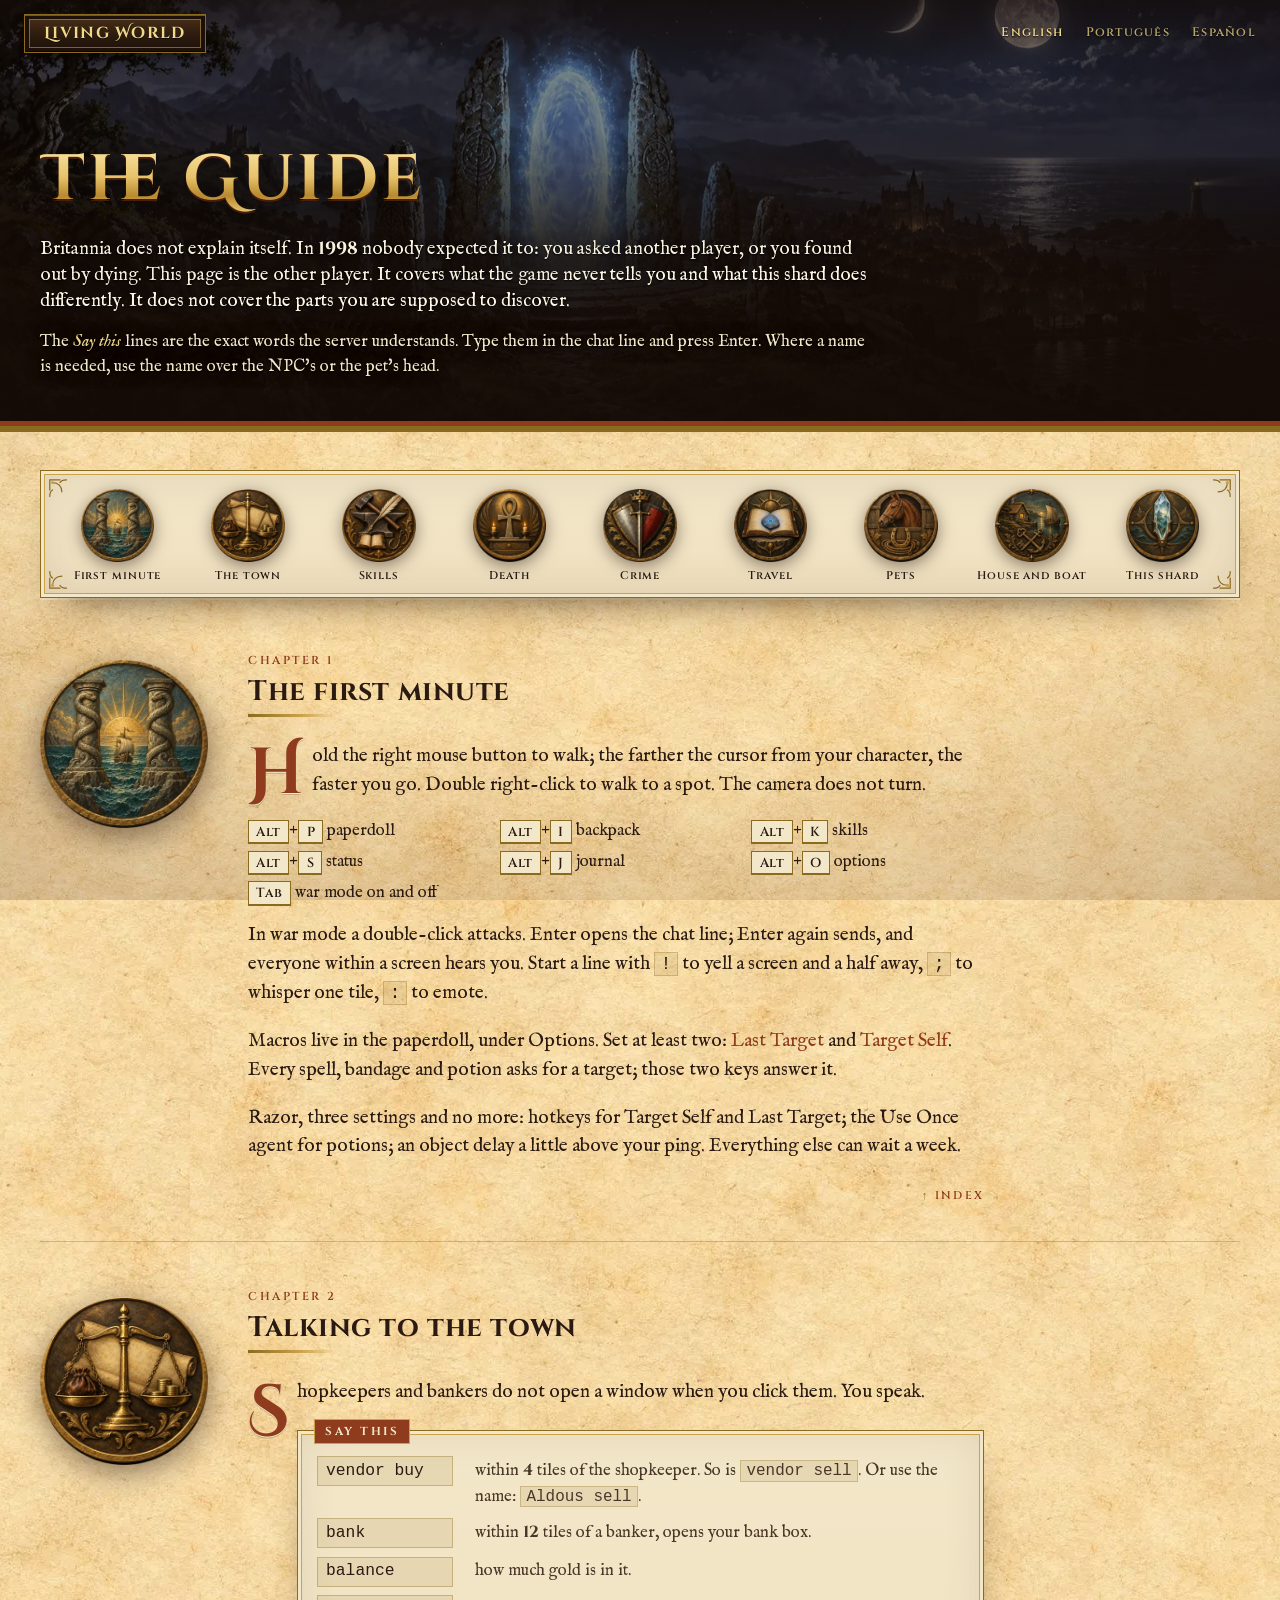
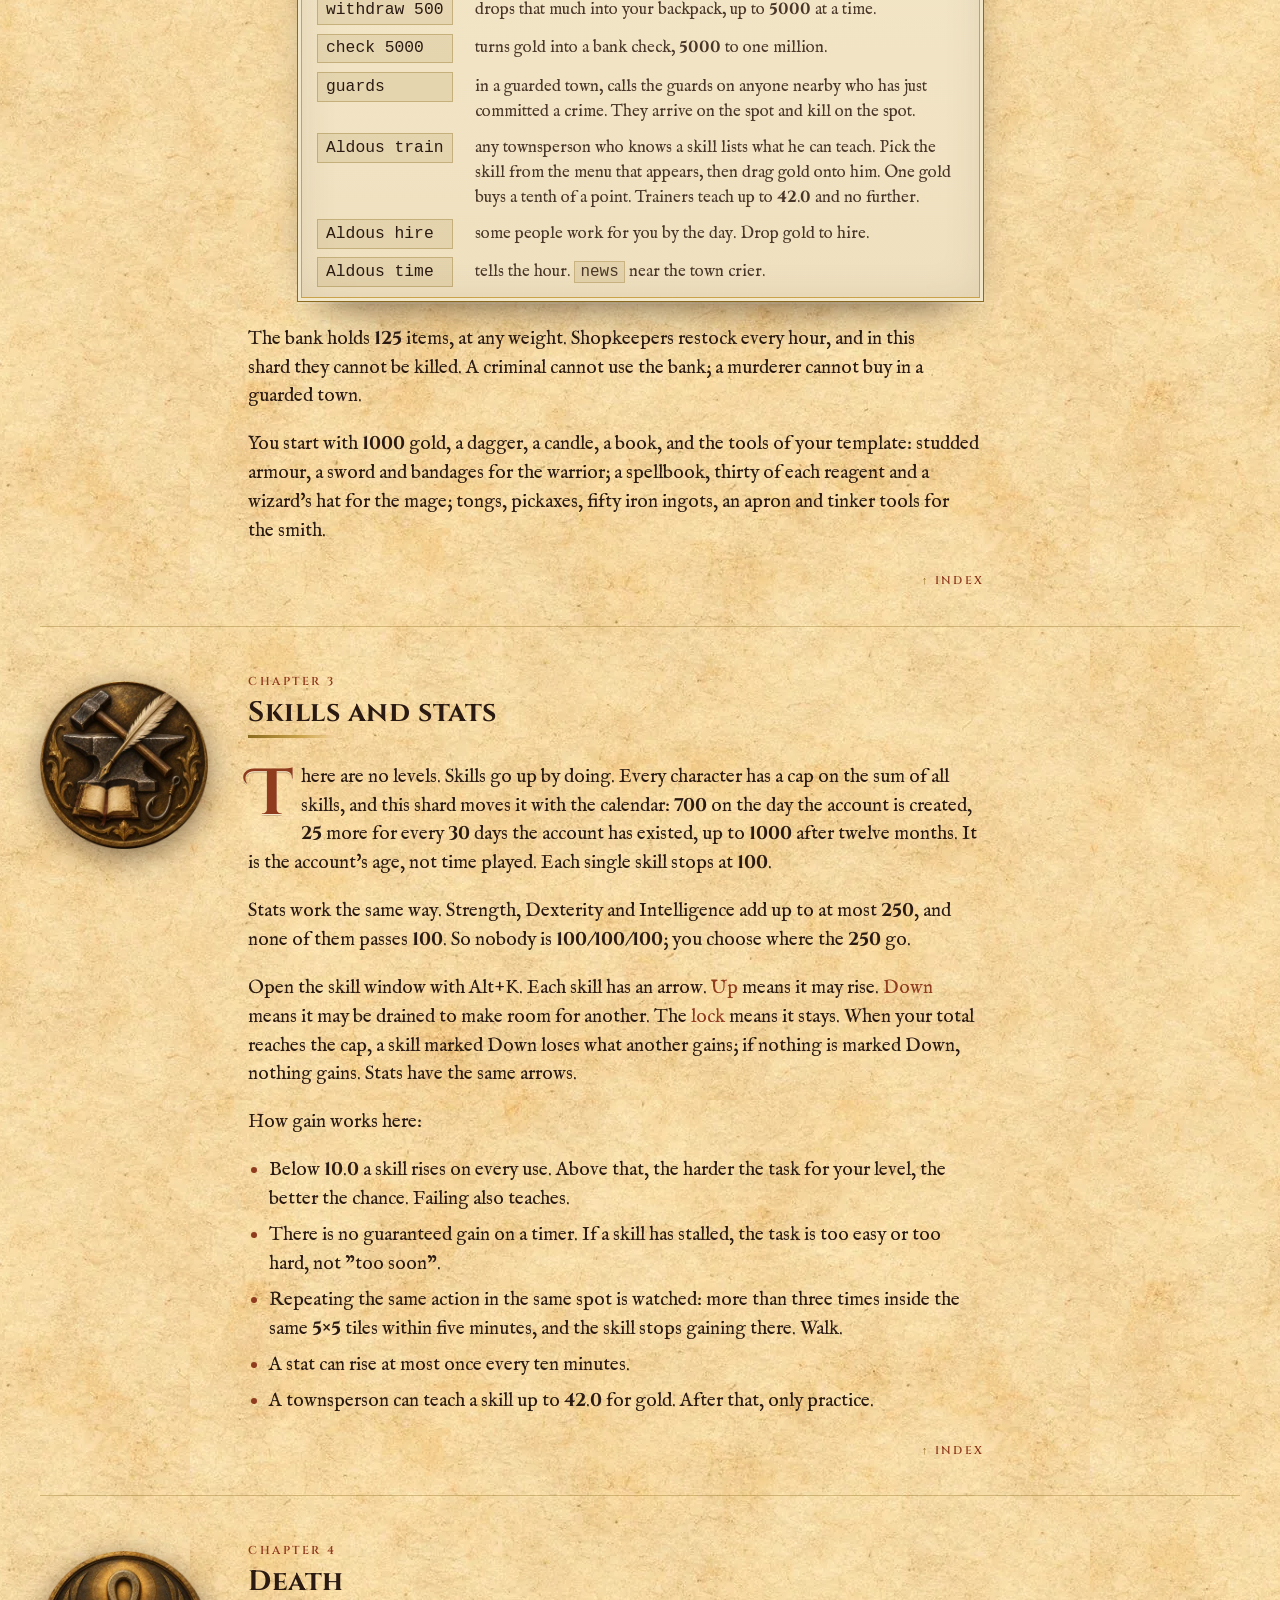
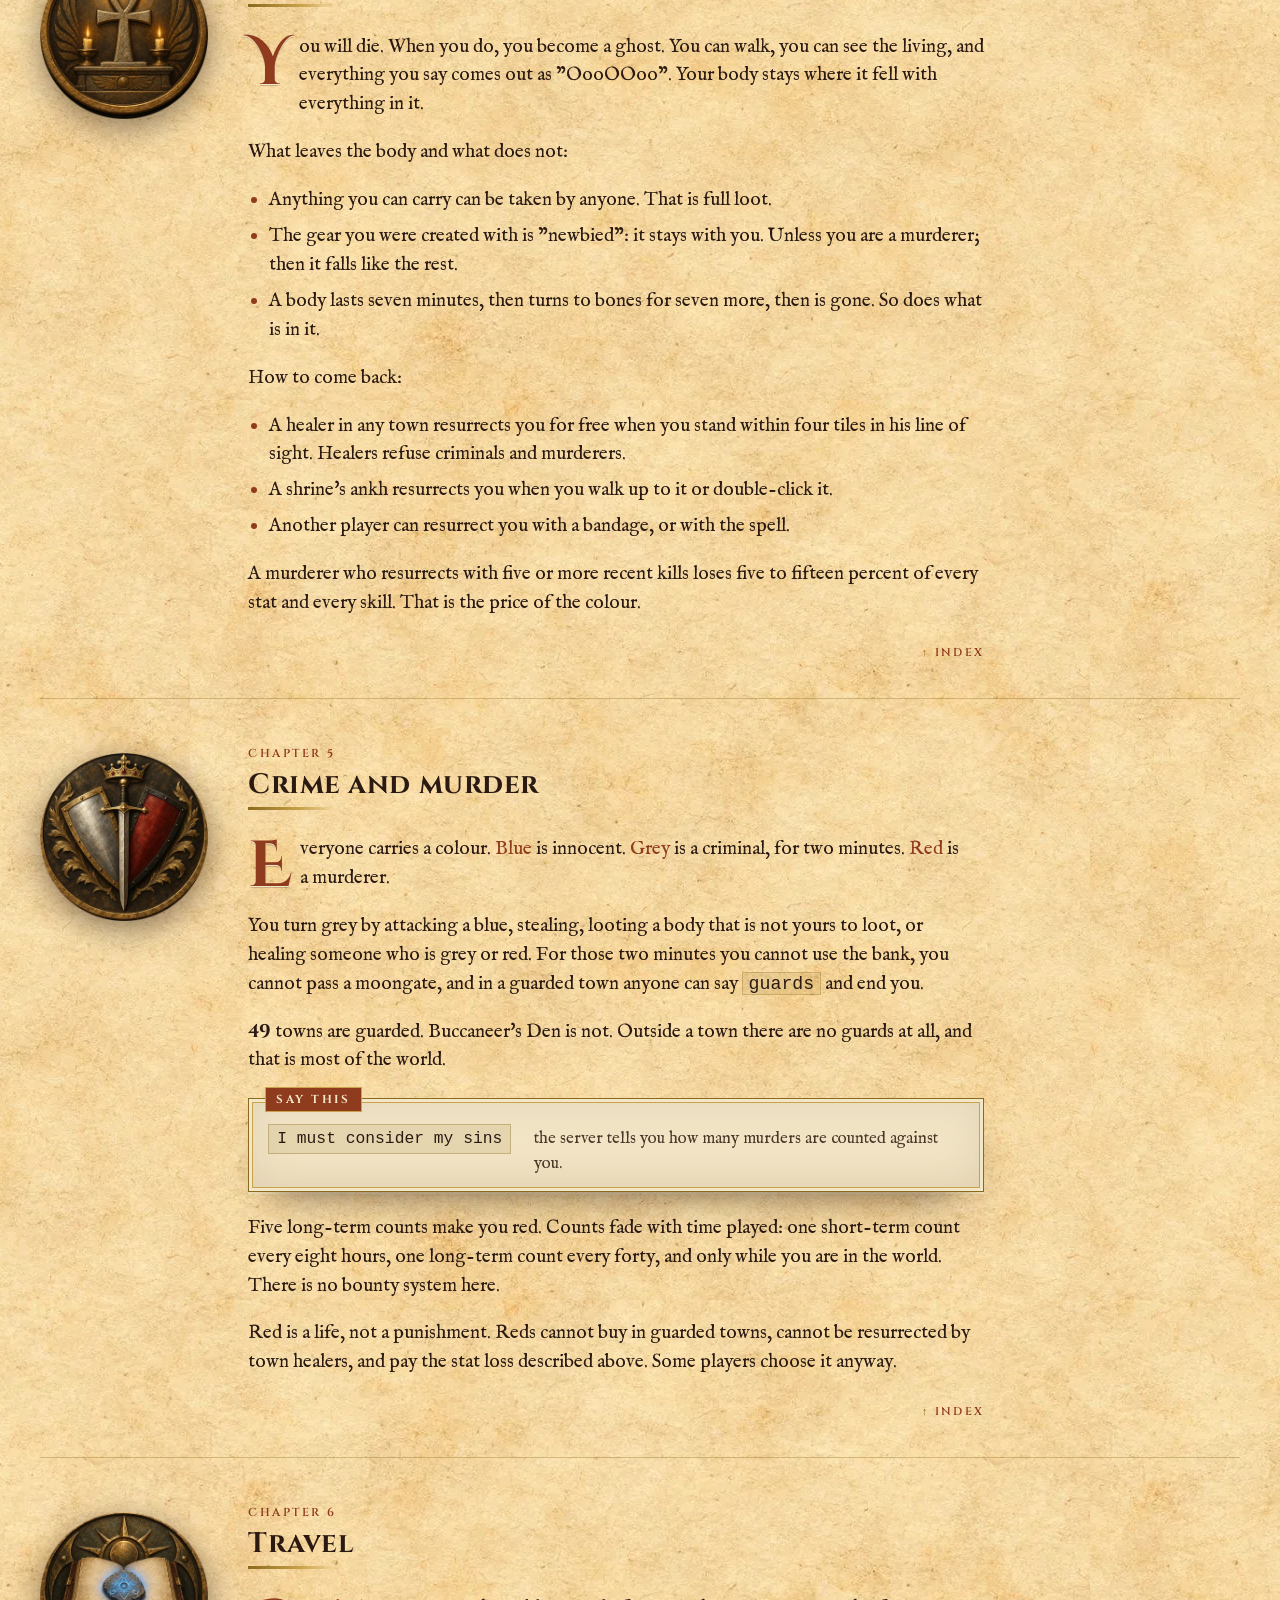
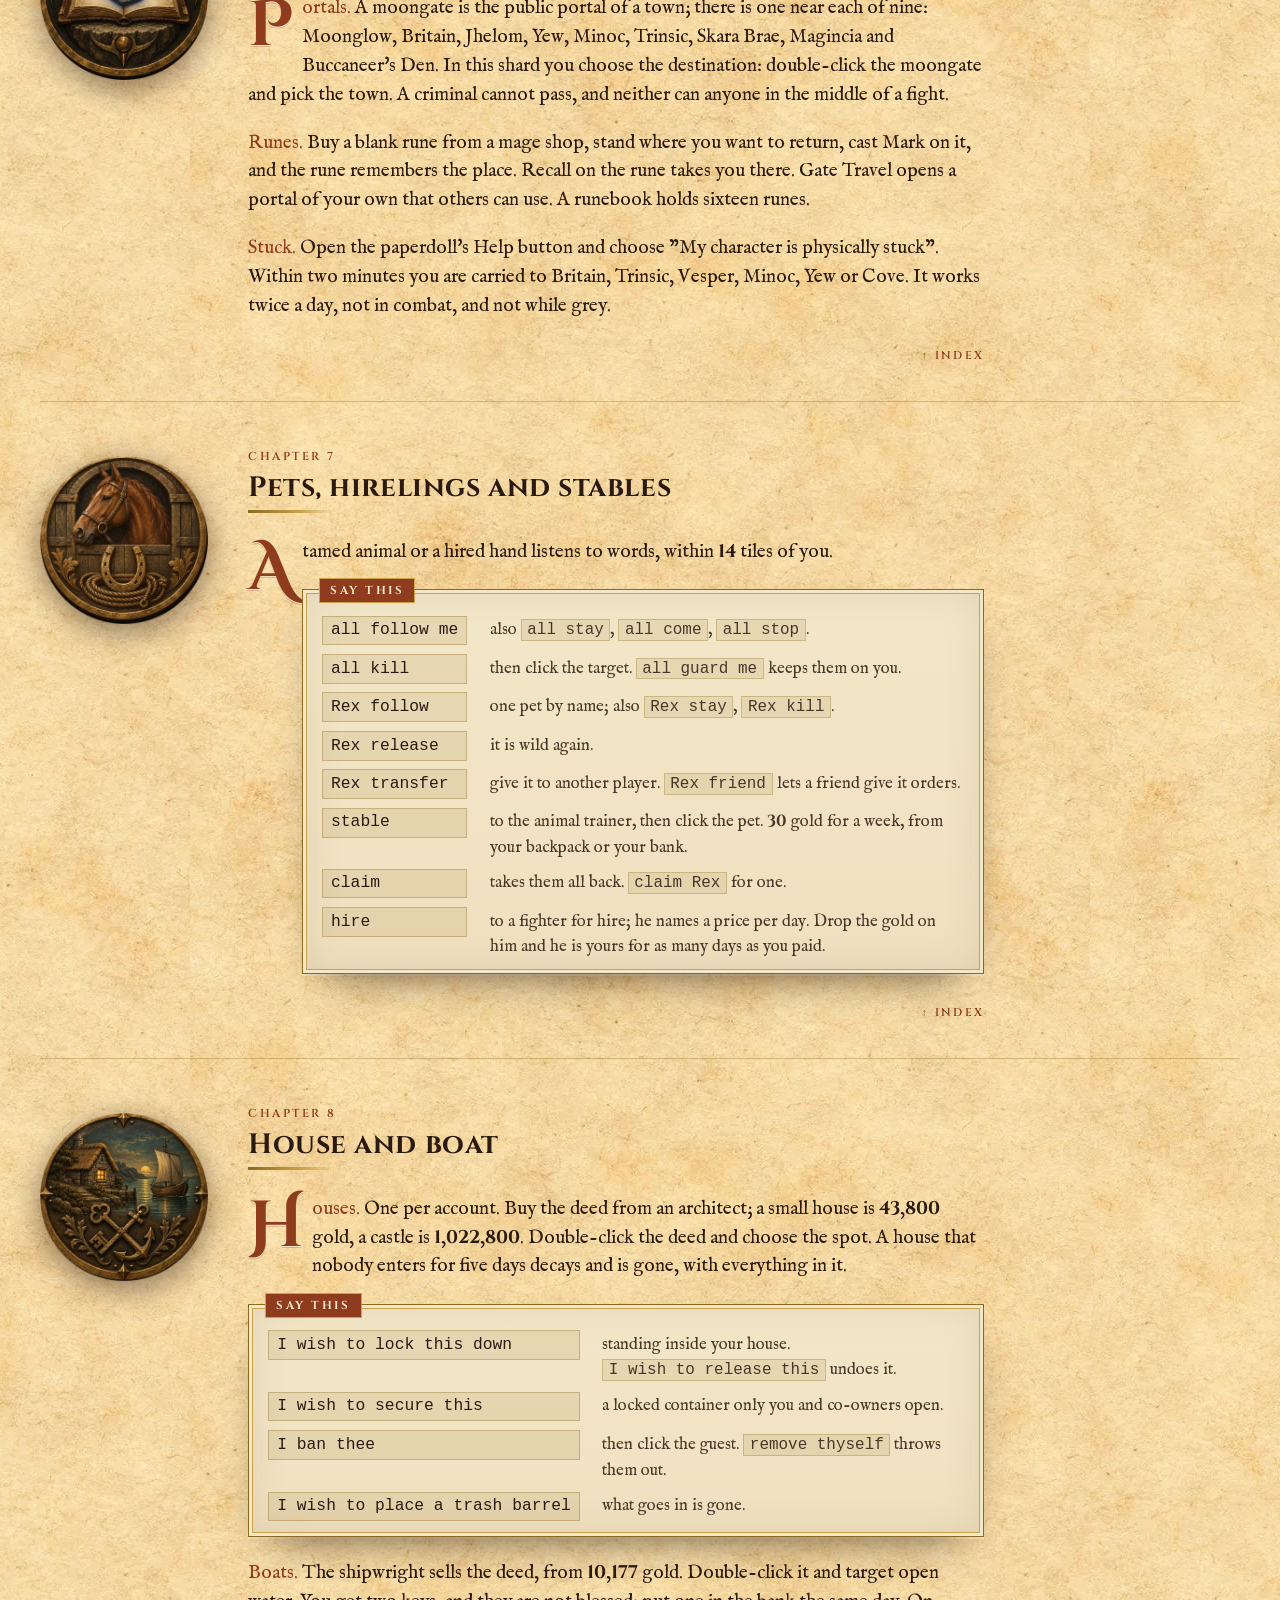
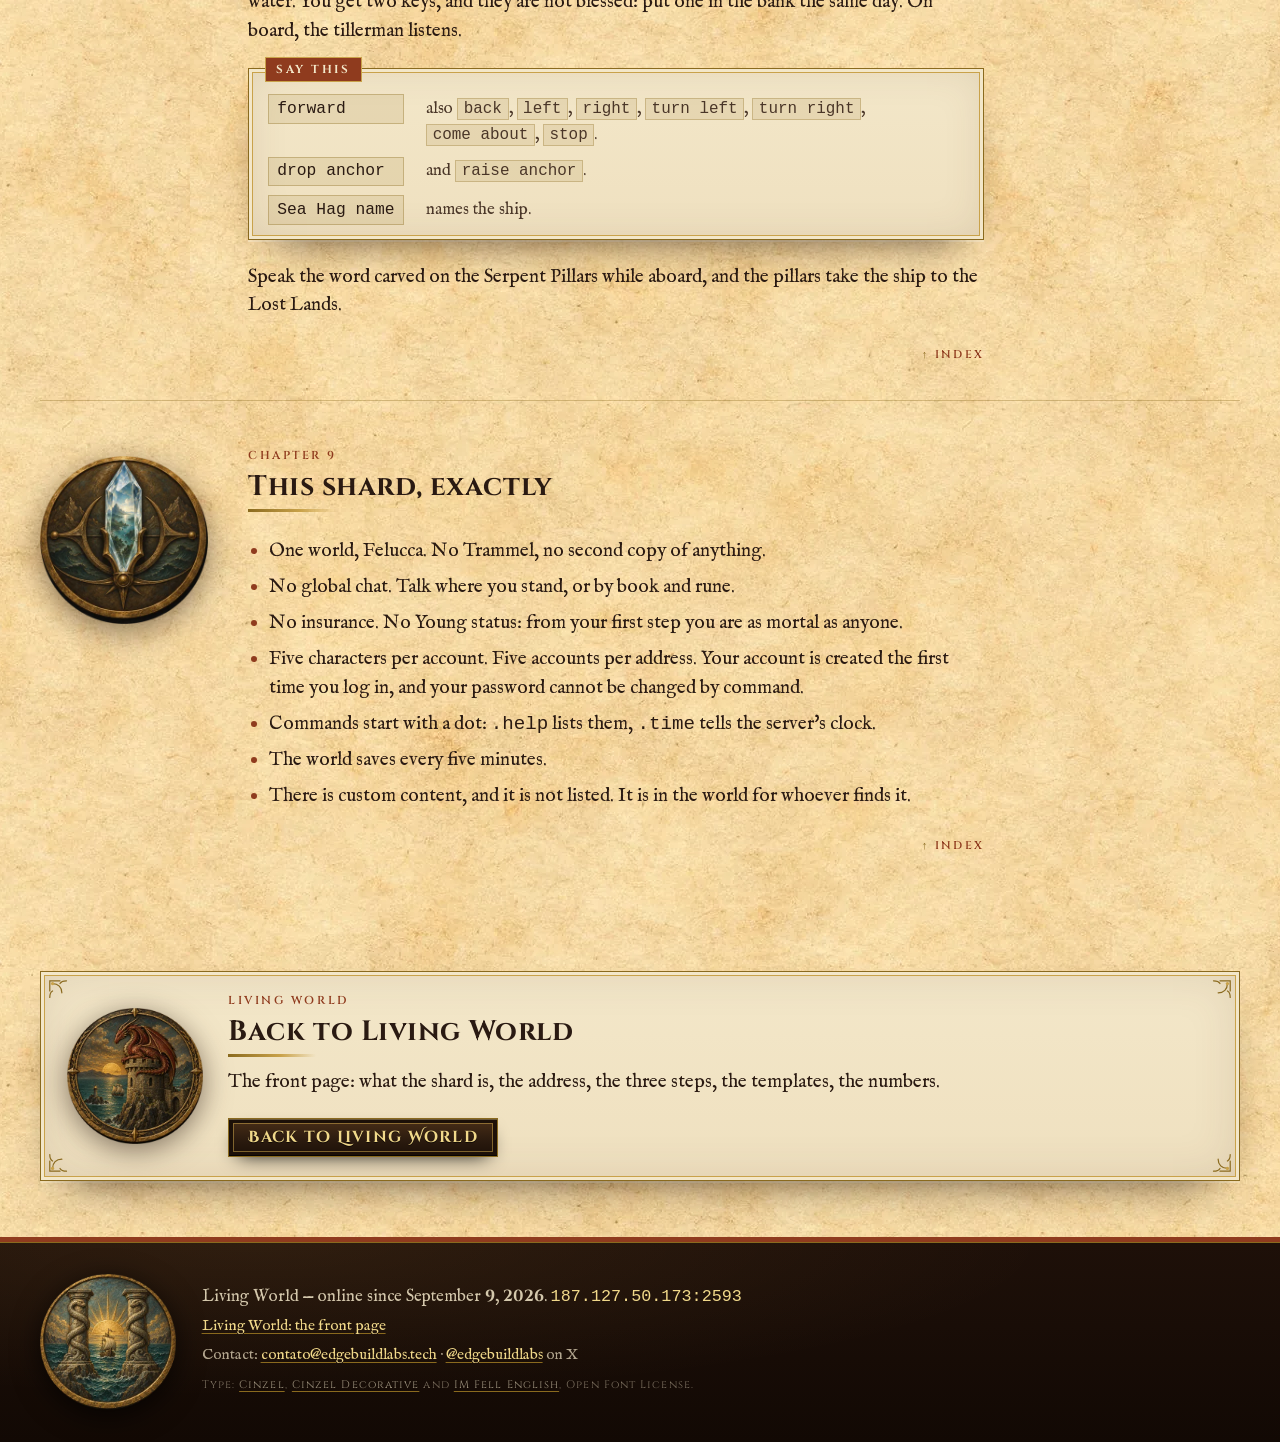
<file: guide/index.html>
<!DOCTYPE html>
<html lang="en">
<head>
<meta charset="utf-8">
<meta name="viewport" content="width=device-width, initial-scale=1">
<meta name="theme-color" content="#150b06">
<title>Living World Guide</title>
<meta name="description" content="What Ultima Online never tells you, and what Living World does differently: the words NPCs understand, skills and caps, death, crime, travel, pets, houses and boats.">

<link rel="canonical" href="https://livingworld.edgebuildlabs.tech/guide/">
<link rel="alternate" hreflang="en" href="https://livingworld.edgebuildlabs.tech/guide/">
<link rel="alternate" hreflang="pt-BR" href="https://livingworld.edgebuildlabs.tech/pt/guide/">
<link rel="alternate" hreflang="es" href="https://livingworld.edgebuildlabs.tech/es/guide/">
<link rel="alternate" hreflang="x-default" href="https://livingworld.edgebuildlabs.tech/guide/">

<meta property="og:type" content="article">
<meta property="og:site_name" content="Living World">
<meta property="og:locale" content="en_US">
<meta property="og:url" content="https://livingworld.edgebuildlabs.tech/guide/">
<meta property="og:title" content="Living World Guide">
<meta property="og:description" content="What Ultima Online never tells you, and what Living World does differently. The words NPCs understand, skills and caps, death, crime, travel, pets, houses and boats.">
<meta property="og:image" content="https://livingworld.edgebuildlabs.tech/img/og-card.jpg">
<meta property="og:image:secure_url" content="https://livingworld.edgebuildlabs.tech/img/og-card.jpg">
<meta property="og:image:type" content="image/jpeg">
<meta property="og:image:width" content="1200">
<meta property="og:image:height" content="630">
<meta property="og:image:alt" content="A red dragon breathing fire on a burning castle above a teal sea, with a lighthouse and a sailing boat, painted in amber sunset light">
<meta name="twitter:card" content="summary_large_image">
<meta name="twitter:title" content="Living World Guide">
<meta name="twitter:description" content="What Ultima Online never tells you, and what Living World does differently.">
<meta name="twitter:image" content="https://livingworld.edgebuildlabs.tech/img/og-card.jpg">
<meta name="twitter:image:alt" content="A red dragon breathing fire on a burning castle above a teal sea, with a lighthouse and a sailing boat, painted in amber sunset light">

<link rel="icon" href="/favicon.ico" sizes="16x16 32x32 48x48 64x64">
<link rel="icon" href="/img/favicon-192.png" type="image/png" sizes="192x192">
<link rel="apple-touch-icon" href="/img/apple-touch-icon.png">
<link rel="stylesheet" href="/css/site.css">
</head>
<body class="guide">

<header class="guide-hero">
  <nav class="lang" aria-label="Language">
    <a href="/" class="door">Living World</a>
    <a href="/guide/" hreflang="en" aria-current="page">English</a>
    <a href="/pt/guide/" hreflang="pt-BR" lang="pt-BR">Português</a>
    <a href="/es/guide/" hreflang="es" lang="es">Español</a>
  </nav>
  <div class="guide-hero-text">
    <h1>The <span>Guide</span></h1>
    <p class="identity">Britannia does not explain itself. In 1998 nobody expected it to: you asked another player, or you found out by dying. This page is the other player. It covers what the game never tells you and what this shard does differently. It does not cover the parts you are supposed to discover.</p>
    <p class="how">The <em>Say this</em> lines are the exact words the server understands. Type them in the chat line and press Enter. Where a name is needed, use the name over the NPC's or the pet's head.</p>
  </div>
</header>

<main>
<div class="col wide">

  <nav class="index frame" id="index" aria-label="Chapters">
    <a href="#first-minute"><picture><source type="image/webp" srcset="/img/seal.webp"><img src="/img/seal.png" width="360" height="360" alt="" loading="lazy"></picture><span>First minute</span></a>
    <a href="#town"><picture><source type="image/webp" srcset="/img/seal-market.webp"><img src="/img/seal-market.png" width="360" height="360" alt="" loading="lazy"></picture><span>The town</span></a>
    <a href="#skills"><picture><source type="image/webp" srcset="/img/seal-craft.webp"><img src="/img/seal-craft.png" width="360" height="360" alt="" loading="lazy"></picture><span>Skills</span></a>
    <a href="#death"><picture><source type="image/webp" srcset="/img/seal-ankh.webp"><img src="/img/seal-ankh.png" width="360" height="360" alt="" loading="lazy"></picture><span>Death</span></a>
    <a href="#crime"><picture><source type="image/webp" srcset="/img/seal-orderchaos.webp"><img src="/img/seal-orderchaos.png" width="360" height="360" alt="" loading="lazy"></picture><span>Crime</span></a>
    <a href="#travel"><picture><source type="image/webp" srcset="/img/seal-runebook.webp"><img src="/img/seal-runebook.png" width="360" height="360" alt="" loading="lazy"></picture><span>Travel</span></a>
    <a href="#pets"><picture><source type="image/webp" srcset="/img/seal-stable.webp"><img src="/img/seal-stable.png" width="360" height="360" alt="" loading="lazy"></picture><span>Pets</span></a>
    <a href="#home"><picture><source type="image/webp" srcset="/img/seal-home.webp"><img src="/img/seal-home.png" width="360" height="360" alt="" loading="lazy"></picture><span>House and boat</span></a>
    <a href="#shard"><picture><source type="image/webp" srcset="/img/seal-shard.webp"><img src="/img/seal-shard.png" width="360" height="360" alt="" loading="lazy"></picture><span>This shard</span></a>
  </nav>

<section class="chapter reveal" id="first-minute">
  <figure class="chapter-seal"><picture><source type="image/webp" srcset="/img/seal.webp"><img src="/img/seal.png" width="360" height="360" alt="Seal of Living World: two serpent-carved stone pillars rising from the sea, a ship passing between them under a rising sun" loading="lazy"></picture></figure>
  <div class="chapter-body">
    <h2><small>Chapter 1</small>The first minute</h2>
    <p>Hold the right mouse button to walk; the farther the cursor from your character, the faster you go. Double right-click to walk to a spot. The camera does not turn.</p>
    <ul class="keys">
      <li><kbd>Alt</kbd>+<kbd>P</kbd> paperdoll</li>
      <li><kbd>Alt</kbd>+<kbd>I</kbd> backpack</li>
      <li><kbd>Alt</kbd>+<kbd>K</kbd> skills</li>
      <li><kbd>Alt</kbd>+<kbd>S</kbd> status</li>
      <li><kbd>Alt</kbd>+<kbd>J</kbd> journal</li>
      <li><kbd>Alt</kbd>+<kbd>O</kbd> options</li>
      <li><kbd>Tab</kbd> war mode on and off</li>
    </ul>
    <p>In war mode a double-click attacks. Enter opens the chat line; Enter again sends, and everyone within a screen hears you. Start a line with <code>!</code> to yell a screen and a half away, <code>;</code> to whisper one tile, <code>:</code> to emote.</p>
    <p>Macros live in the paperdoll, under Options. Set at least two: <strong>Last Target</strong> and <strong>Target Self</strong>. Every spell, bandage and potion asks for a target; those two keys answer it.</p>
    <p>Razor, three settings and no more: hotkeys for Target Self and Last Target; the Use Once agent for potions; an object delay a little above your ping. Everything else can wait a week.</p>
    <p class="up"><a href="#index">Index</a></p>
  </div>
</section>

<section class="chapter reveal" id="town">
  <figure class="chapter-seal"><picture><source type="image/webp" srcset="/img/seal-market.webp"><img src="/img/seal-market.png" width="360" height="360" alt="Seal: a merchant's balance with a coin purse and a stack of coins, a parchment behind" loading="lazy"></picture></figure>
  <div class="chapter-body">
    <h2><small>Chapter 2</small>Talking to the town</h2>
    <p>Shopkeepers and bankers do not open a window when you click them. You speak.</p>
    <dl class="say">
      <dt>vendor buy</dt><dd>within 4 tiles of the shopkeeper. So is <code>vendor sell</code>. Or use the name: <code>Aldous sell</code>.</dd>
      <dt>bank</dt><dd>within 12 tiles of a banker, opens your bank box.</dd>
      <dt>balance</dt><dd>how much gold is in it.</dd>
      <dt>withdraw 500</dt><dd>drops that much into your backpack, up to 5000 at a time.</dd>
      <dt>check 5000</dt><dd>turns gold into a bank check, 5000 to one million.</dd>
      <dt>guards</dt><dd>in a guarded town, calls the guards on anyone nearby who has just committed a crime. They arrive on the spot and kill on the spot.</dd>
      <dt>Aldous train</dt><dd>any townsperson who knows a skill lists what he can teach. Pick the skill from the menu that appears, then drag gold onto him. One gold buys a tenth of a point. Trainers teach up to 42.0 and no further.</dd>
      <dt>Aldous hire</dt><dd>some people work for you by the day. Drop gold to hire.</dd>
      <dt>Aldous time</dt><dd>tells the hour. <code>news</code> near the town crier.</dd>
    </dl>
    <p>The bank holds 125 items, at any weight. Shopkeepers restock every hour, and in this shard they cannot be killed. A criminal cannot use the bank; a murderer cannot buy in a guarded town.</p>
    <p>You start with 1000 gold, a dagger, a candle, a book, and the tools of your template: studded armour, a sword and bandages for the warrior; a spellbook, thirty of each reagent and a wizard's hat for the mage; tongs, pickaxes, fifty iron ingots, an apron and tinker tools for the smith.</p>
    <p class="up"><a href="#index">Index</a></p>
  </div>
</section>

<section class="chapter reveal" id="skills">
  <figure class="chapter-seal"><picture><source type="image/webp" srcset="/img/seal-craft.webp"><img src="/img/seal-craft.png" width="360" height="360" alt="Seal: an anvil with a hammer crossed with a quill, a book and a fishing hook" loading="lazy"></picture></figure>
  <div class="chapter-body">
    <h2><small>Chapter 3</small>Skills and stats</h2>
    <p>There are no levels. Skills go up by doing. Every character has a cap on the sum of all skills, and this shard moves it with the calendar: 700 on the day the account is created, 25 more for every 30 days the account has existed, up to 1000 after twelve months. It is the account's age, not time played. Each single skill stops at 100.</p>
    <p>Stats work the same way. Strength, Dexterity and Intelligence add up to at most 250, and none of them passes 100. So nobody is 100/100/100; you choose where the 250 go.</p>
    <p>Open the skill window with Alt+K. Each skill has an arrow. <strong>Up</strong> means it may rise. <strong>Down</strong> means it may be drained to make room for another. The <strong>lock</strong> means it stays. When your total reaches the cap, a skill marked Down loses what another gains; if nothing is marked Down, nothing gains. Stats have the same arrows.</p>
    <p>How gain works here:</p>
    <ul class="rules">
      <li>Below 10.0 a skill rises on every use. Above that, the harder the task for your level, the better the chance. Failing also teaches.</li>
      <li>There is no guaranteed gain on a timer. If a skill has stalled, the task is too easy or too hard, not "too soon".</li>
      <li>Repeating the same action in the same spot is watched: more than three times inside the same 5×5 tiles within five minutes, and the skill stops gaining there. Walk.</li>
      <li>A stat can rise at most once every ten minutes.</li>
      <li>A townsperson can teach a skill up to 42.0 for gold. After that, only practice.</li>
    </ul>
    <p class="up"><a href="#index">Index</a></p>
  </div>
</section>

<section class="chapter reveal" id="death">
  <figure class="chapter-seal"><picture><source type="image/webp" srcset="/img/seal-ankh.webp"><img src="/img/seal-ankh.png" width="360" height="360" alt="Seal: a stone ankh on an altar between two lit candles" loading="lazy"></picture></figure>
  <div class="chapter-body">
    <h2><small>Chapter 4</small>Death</h2>
    <p>You will die. When you do, you become a ghost. You can walk, you can see the living, and everything you say comes out as "OooOOoo". Your body stays where it fell with everything in it.</p>
    <p>What leaves the body and what does not:</p>
    <ul class="rules">
      <li>Anything you can carry can be taken by anyone. That is full loot.</li>
      <li>The gear you were created with is "newbied": it stays with you. Unless you are a murderer; then it falls like the rest.</li>
      <li>A body lasts seven minutes, then turns to bones for seven more, then is gone. So does what is in it.</li>
    </ul>
    <p>How to come back:</p>
    <ul class="rules">
      <li>A healer in any town resurrects you for free when you stand within four tiles in his line of sight. Healers refuse criminals and murderers.</li>
      <li>A shrine's ankh resurrects you when you walk up to it or double-click it.</li>
      <li>Another player can resurrect you with a bandage, or with the spell.</li>
    </ul>
    <p>A murderer who resurrects with five or more recent kills loses five to fifteen percent of every stat and every skill. That is the price of the colour.</p>
    <p class="up"><a href="#index">Index</a></p>
  </div>
</section>

<section class="chapter reveal" id="crime">
  <figure class="chapter-seal"><picture><source type="image/webp" srcset="/img/seal-orderchaos.webp"><img src="/img/seal-orderchaos.png" width="360" height="360" alt="Seal: a silver shield and a red shield crossed behind a sword, a crown above" loading="lazy"></picture></figure>
  <div class="chapter-body">
    <h2><small>Chapter 5</small>Crime and murder</h2>
    <p>Everyone carries a colour. <strong>Blue</strong> is innocent. <strong>Grey</strong> is a criminal, for two minutes. <strong>Red</strong> is a murderer.</p>
    <p>You turn grey by attacking a blue, stealing, looting a body that is not yours to loot, or healing someone who is grey or red. For those two minutes you cannot use the bank, you cannot pass a moongate, and in a guarded town anyone can say <code>guards</code> and end you.</p>
    <p>49 towns are guarded. Buccaneer's Den is not. Outside a town there are no guards at all, and that is most of the world.</p>
    <dl class="say">
      <dt>I must consider my sins</dt><dd>the server tells you how many murders are counted against you.</dd>
    </dl>
    <p>Five long-term counts make you red. Counts fade with time played: one short-term count every eight hours, one long-term count every forty, and only while you are in the world. There is no bounty system here.</p>
    <p>Red is a life, not a punishment. Reds cannot buy in guarded towns, cannot be resurrected by town healers, and pay the stat loss described above. Some players choose it anyway.</p>
    <p class="up"><a href="#index">Index</a></p>
  </div>
</section>

<section class="chapter reveal" id="travel">
  <figure class="chapter-seal"><picture><source type="image/webp" srcset="/img/seal-runebook.webp"><img src="/img/seal-runebook.png" width="360" height="360" alt="Seal: an open book on a stone with a rune stone glowing blue on its pages" loading="lazy"></picture></figure>
  <div class="chapter-body">
    <h2><small>Chapter 6</small>Travel</h2>
    <p><strong>Portals.</strong> A moongate is the public portal of a town; there is one near each of nine: Moonglow, Britain, Jhelom, Yew, Minoc, Trinsic, Skara Brae, Magincia and Buccaneer's Den. In this shard you choose the destination: double-click the moongate and pick the town. A criminal cannot pass, and neither can anyone in the middle of a fight.</p>
    <p><strong>Runes.</strong> Buy a blank rune from a mage shop, stand where you want to return, cast Mark on it, and the rune remembers the place. Recall on the rune takes you there. Gate Travel opens a portal of your own that others can use. A runebook holds sixteen runes.</p>
    <p><strong>Stuck.</strong> Open the paperdoll's Help button and choose "My character is physically stuck". Within two minutes you are carried to Britain, Trinsic, Vesper, Minoc, Yew or Cove. It works twice a day, not in combat, and not while grey.</p>
    <p class="up"><a href="#index">Index</a></p>
  </div>
</section>

<section class="chapter reveal" id="pets">
  <figure class="chapter-seal"><picture><source type="image/webp" srcset="/img/seal-stable.webp"><img src="/img/seal-stable.png" width="360" height="360" alt="Seal: a horse's head at a stable door, a horseshoe and a coiled rope below" loading="lazy"></picture></figure>
  <div class="chapter-body">
    <h2><small>Chapter 7</small>Pets, hirelings and stables</h2>
    <p>A tamed animal or a hired hand listens to words, within 14 tiles of you.</p>
    <dl class="say">
      <dt>all follow me</dt><dd>also <code>all stay</code>, <code>all come</code>, <code>all stop</code>.</dd>
      <dt>all kill</dt><dd>then click the target. <code>all guard me</code> keeps them on you.</dd>
      <dt>Rex follow</dt><dd>one pet by name; also <code>Rex stay</code>, <code>Rex kill</code>.</dd>
      <dt>Rex release</dt><dd>it is wild again.</dd>
      <dt>Rex transfer</dt><dd>give it to another player. <code>Rex friend</code> lets a friend give it orders.</dd>
      <dt>stable</dt><dd>to the animal trainer, then click the pet. 30 gold for a week, from your backpack or your bank.</dd>
      <dt>claim</dt><dd>takes them all back. <code>claim Rex</code> for one.</dd>
      <dt>hire</dt><dd>to a fighter for hire; he names a price per day. Drop the gold on him and he is yours for as many days as you paid.</dd>
    </dl>
    <p class="up"><a href="#index">Index</a></p>
  </div>
</section>

<section class="chapter reveal" id="home">
  <figure class="chapter-seal"><picture><source type="image/webp" srcset="/img/seal-home.webp"><img src="/img/seal-home.png" width="360" height="360" alt="Seal: a stone cottage with a lit window by the sea, a sailing ship, a key and an anchor crossed" loading="lazy"></picture></figure>
  <div class="chapter-body">
    <h2><small>Chapter 8</small>House and boat</h2>
    <p><strong>Houses.</strong> One per account. Buy the deed from an architect; a small house is 43,800 gold, a castle is 1,022,800. Double-click the deed and choose the spot. A house that nobody enters for five days decays and is gone, with everything in it.</p>
    <dl class="say">
      <dt>I wish to lock this down</dt><dd>standing inside your house. <code>I wish to release this</code> undoes it.</dd>
      <dt>I wish to secure this</dt><dd>a locked container only you and co-owners open.</dd>
      <dt>I ban thee</dt><dd>then click the guest. <code>remove thyself</code> throws them out.</dd>
      <dt>I wish to place a trash barrel</dt><dd>what goes in is gone.</dd>
    </dl>
    <p><strong>Boats.</strong> The shipwright sells the deed, from 10,177 gold. Double-click it and target open water. You get two keys, and they are not blessed: put one in the bank the same day. On board, the tillerman listens.</p>
    <dl class="say">
      <dt>forward</dt><dd>also <code>back</code>, <code>left</code>, <code>right</code>, <code>turn left</code>, <code>turn right</code>, <code>come about</code>, <code>stop</code>.</dd>
      <dt>drop anchor</dt><dd>and <code>raise anchor</code>.</dd>
      <dt>Sea Hag name</dt><dd>names the ship.</dd>
    </dl>
    <p>Speak the word carved on the Serpent Pillars while aboard, and the pillars take the ship to the Lost Lands.</p>
    <p class="up"><a href="#index">Index</a></p>
  </div>
</section>

<section class="chapter reveal" id="shard">
  <figure class="chapter-seal"><picture><source type="image/webp" srcset="/img/seal-shard.webp"><img src="/img/seal-shard.png" width="360" height="360" alt="Seal: a faceted crystal shard held in a bronze setting, a world of sea and land reflected inside" loading="lazy"></picture></figure>
  <div class="chapter-body">
    <h2><small>Chapter 9</small>This shard, exactly</h2>
    <ul class="rules">
      <li>One world, Felucca. No Trammel, no second copy of anything.</li>
      <li>No global chat. Talk where you stand, or by book and rune.</li>
      <li>No insurance. No Young status: from your first step you are as mortal as anyone.</li>
      <li>Five characters per account. Five accounts per address. Your account is created the first time you log in, and your password cannot be changed by command.</li>
      <li>Commands start with a dot: <code>.help</code> lists them, <code>.time</code> tells the server's clock.</li>
      <li>The world saves every five minutes.</li>
      <li>There is custom content, and it is not listed. It is in the world for whoever finds it.</li>
    </ul>
    <p class="up"><a href="#index">Index</a></p>
  </div>
</section>

</div>

<div class="col wide">
  <section class="guide-card frame reveal" aria-labelledby="back-card-title">
    <picture><source type="image/webp" srcset="/img/seal-dragon.webp"><img src="/img/seal-dragon.png" width="360" height="360" alt="" loading="lazy"></picture>
    <div>
      <h2 id="back-card-title"><small>Living World</small>Back to Living World</h2>
      <p>The front page: what the shard is, the address, the three steps, the templates, the numbers.</p>
      <a class="cta" href="/">Back to Living World</a>
    </div>
  </section>
</div>
</main>

<footer>
  <div class="inner">
    <picture class="seal"><source type="image/webp" srcset="/img/seal.webp"><img src="/img/seal.png" width="360" height="360" alt="Seal of Living World: two serpent-carved stone pillars rising from the sea, a ship passing between them under a rising sun" loading="lazy"></picture>
    <div>
      <p>Living World — online since September 9, 2026. <span class="mono">187.127.50.173:2593</span></p>
      <p class="contact"><a href="/">Living World: the front page</a></p>
      <p class="contact">Contact: <a href="mailto:contato@edgebuildlabs.tech">contato@edgebuildlabs.tech</a> · <a href="https://x.com/edgebuildlabs">@edgebuildlabs</a> on X</p>
      <p class="credits">Type: <a href="/fonts/OFL-Cinzel.txt">Cinzel</a>, <a href="/fonts/OFL-CinzelDecorative.txt">Cinzel Decorative</a> and <a href="/fonts/OFL-IMFellEnglish.txt">IM Fell English</a>, Open Font License.</p>
    </div>
  </div>
</footer>

</body>
</html>
</file>
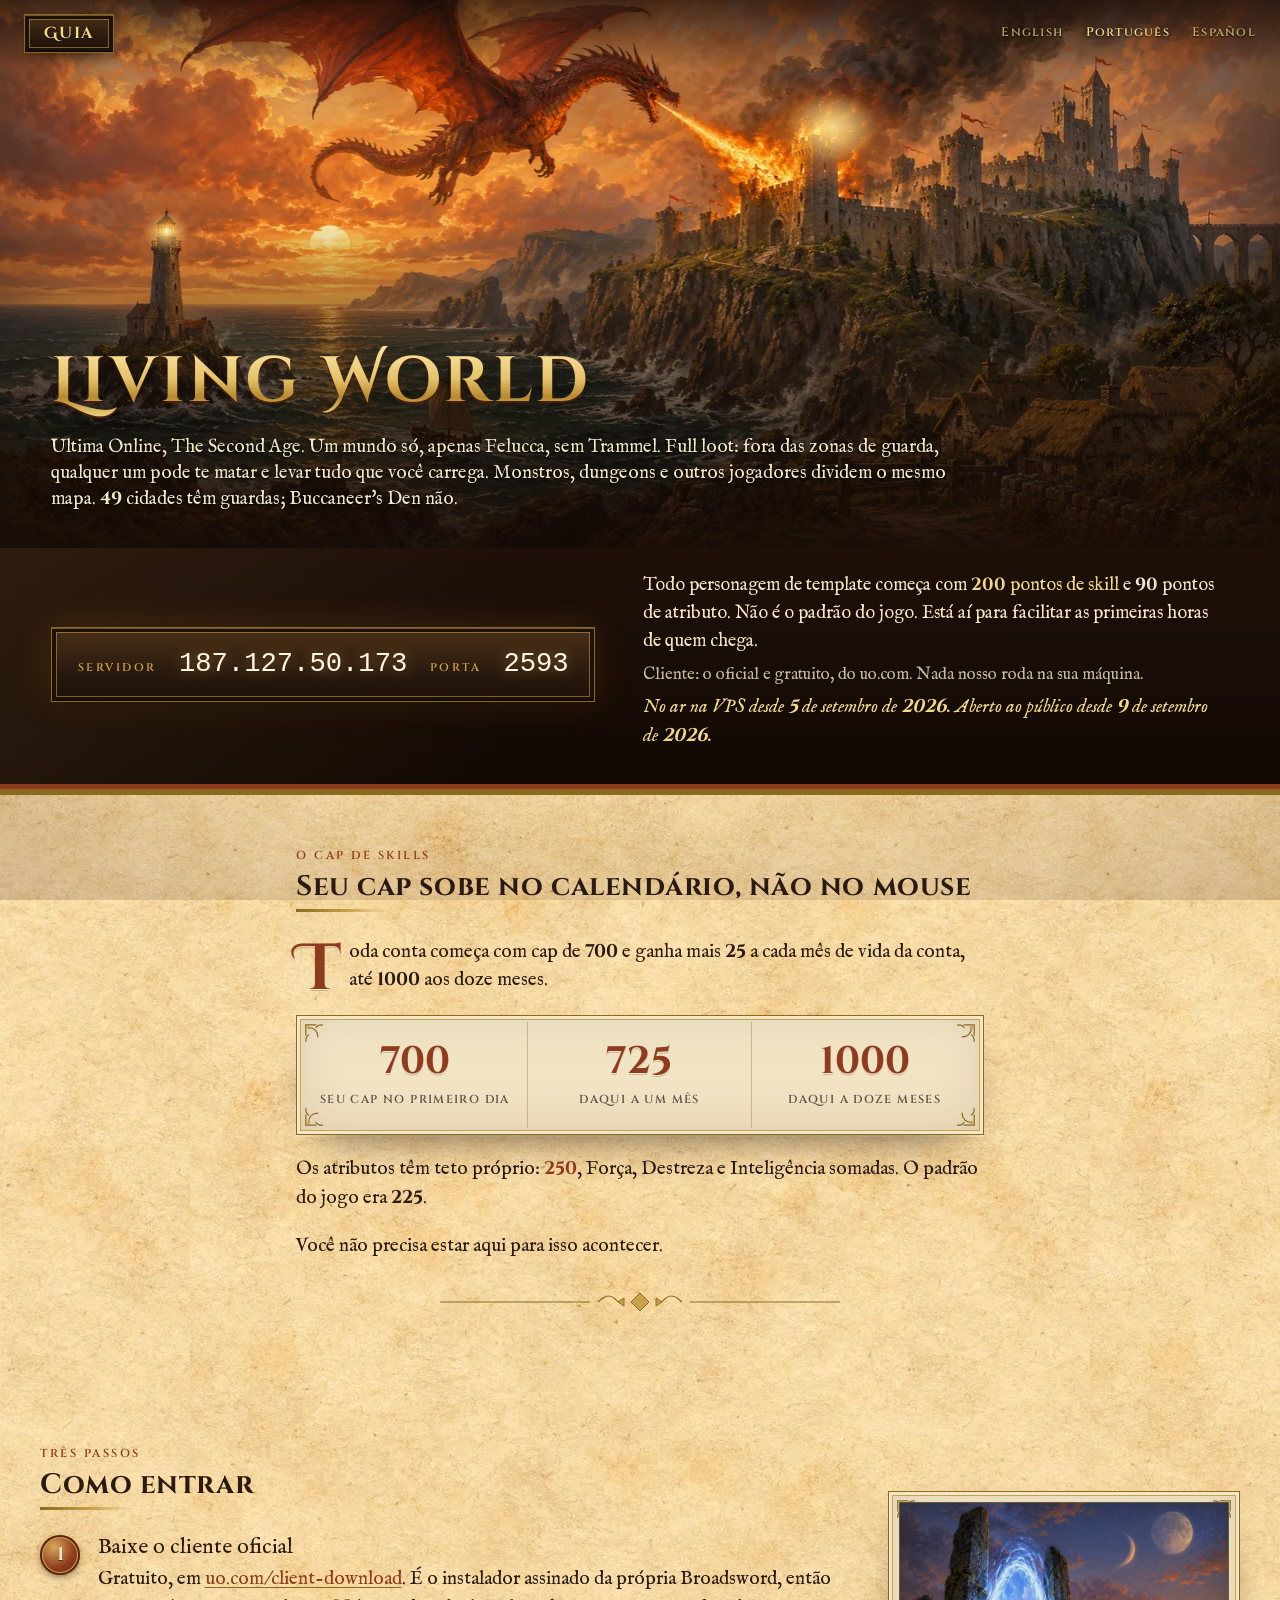
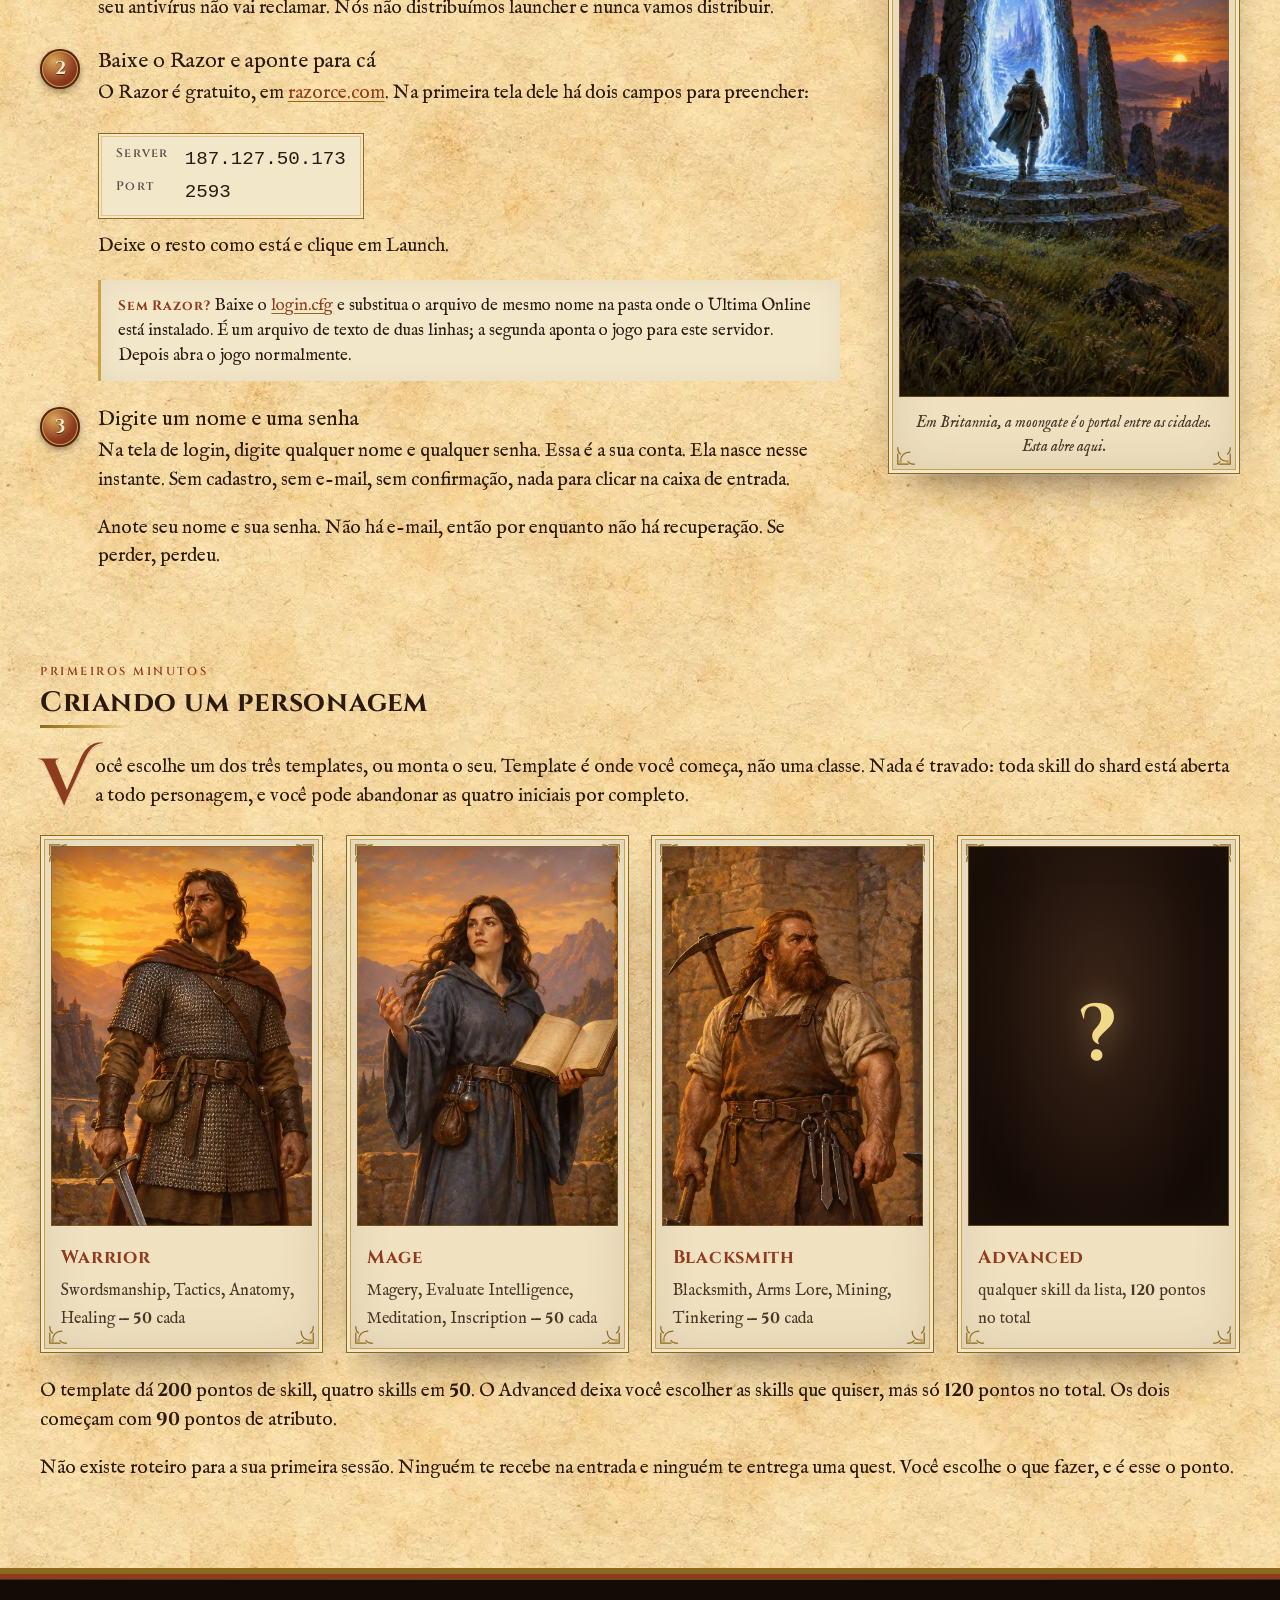
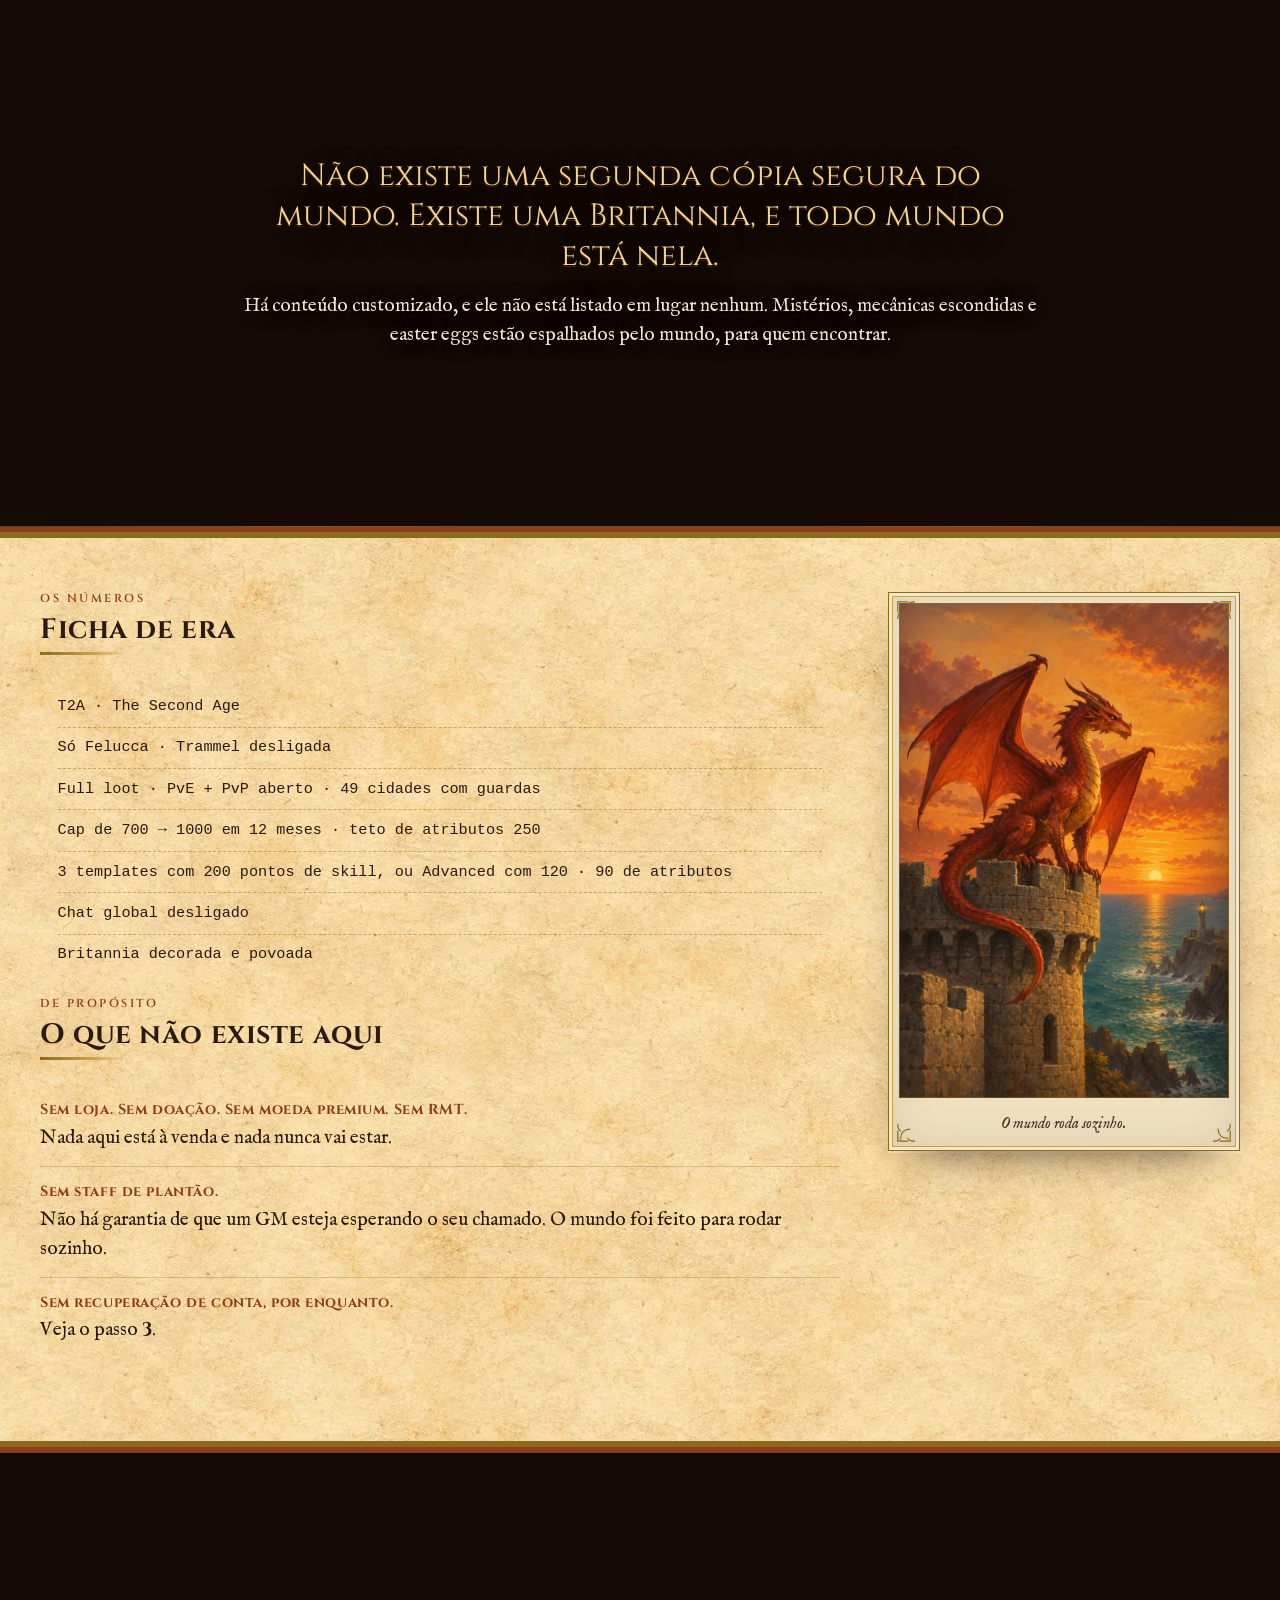
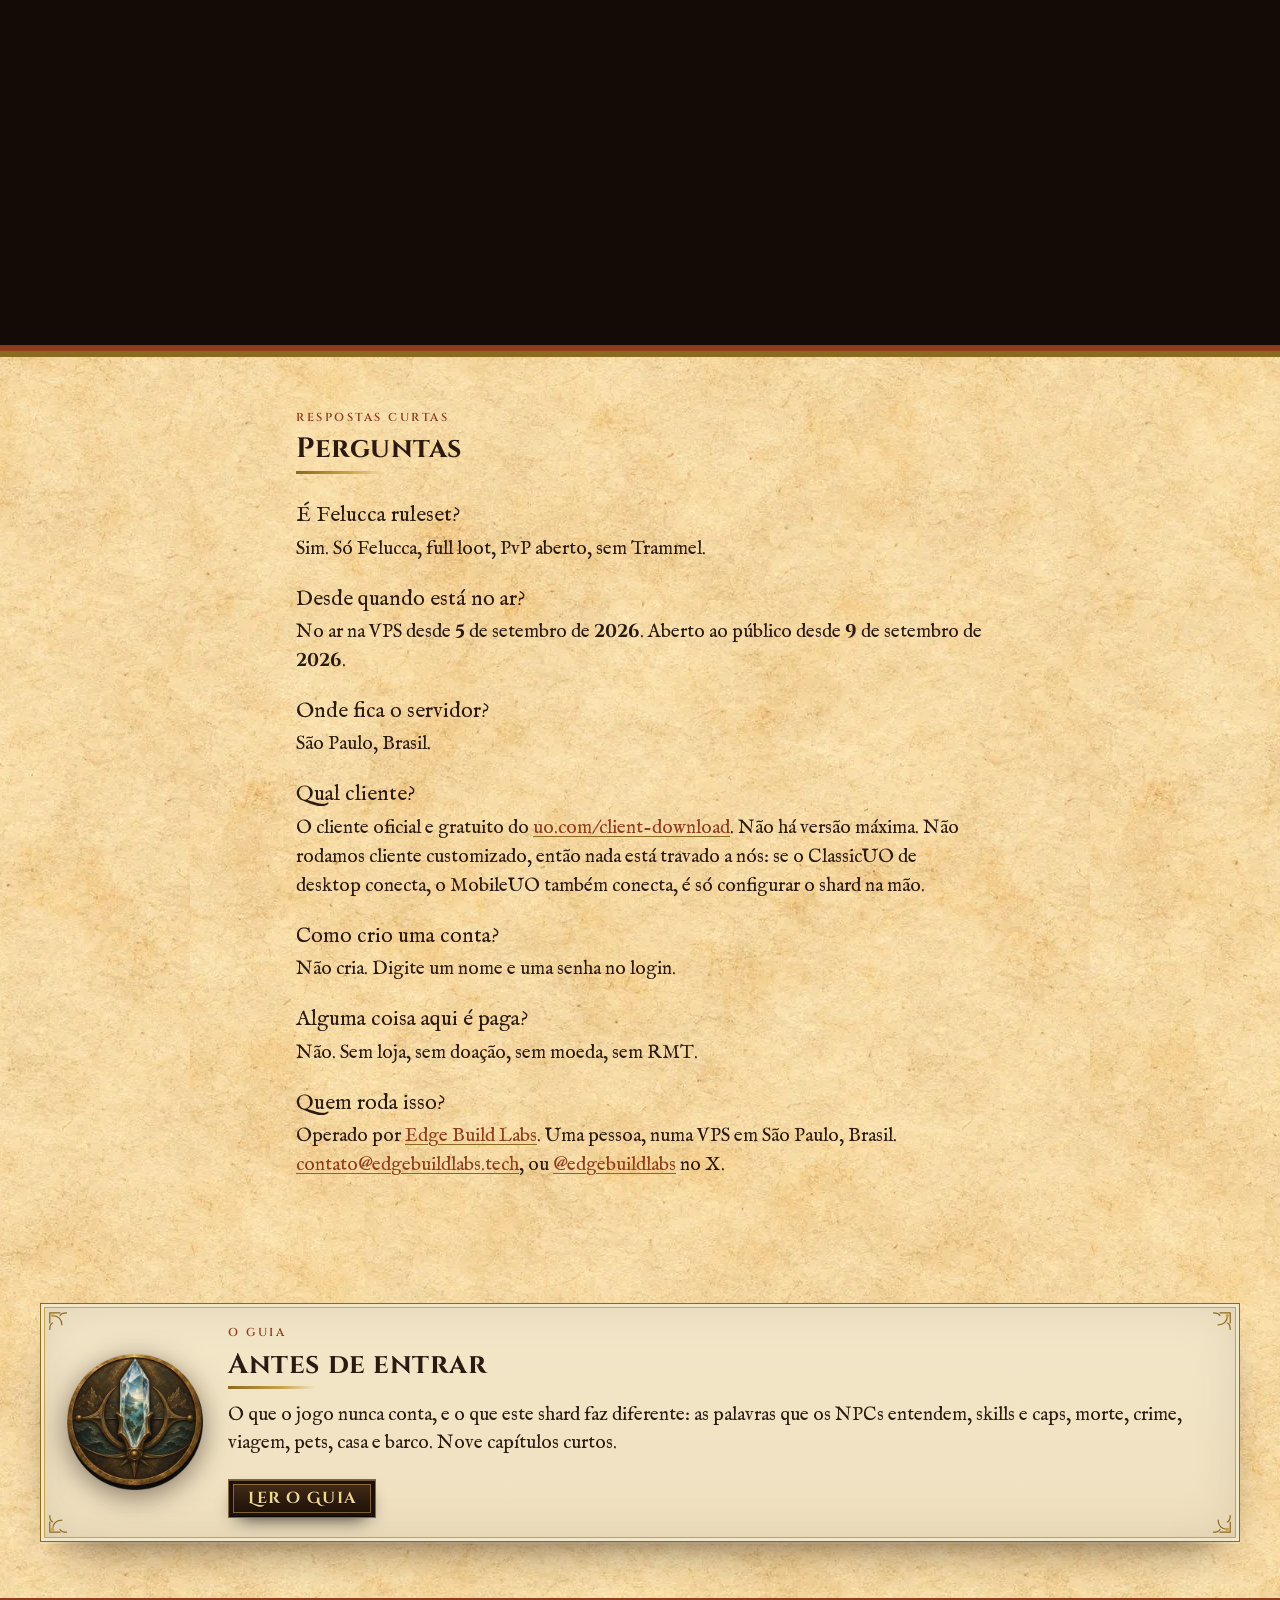
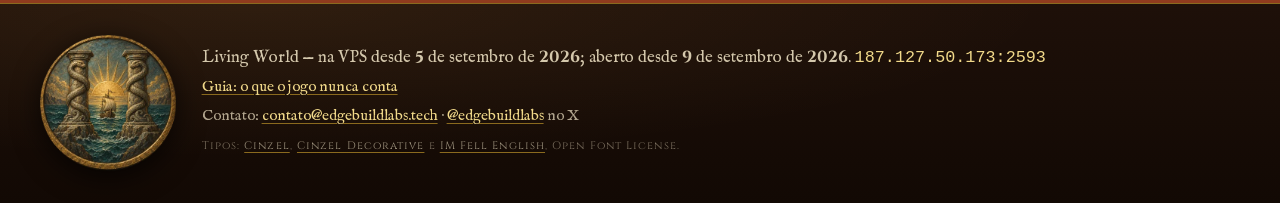
<file: pt/index.html>
<!DOCTYPE html>
<html lang="pt-BR">
<head>
<meta charset="utf-8">
<meta name="viewport" content="width=device-width, initial-scale=1">
<meta name="theme-color" content="#150b06">
<title>Living World — Ultima Online T2A, só Felucca, full loot</title>
<meta name="description" content="Um shard T2A de 1998. Só Felucca, sem Trammel, full loot. Cliente oficial e gratuito do uo.com. Sem cadastro: sua conta nasce no primeiro login. 187.127.50.173:2593">

<link rel="canonical" href="https://livingworld.edgebuildlabs.tech/pt/">
<link rel="alternate" hreflang="en" href="https://livingworld.edgebuildlabs.tech/">
<link rel="alternate" hreflang="pt-BR" href="https://livingworld.edgebuildlabs.tech/pt/">
<link rel="alternate" hreflang="es" href="https://livingworld.edgebuildlabs.tech/es/">
<link rel="alternate" hreflang="x-default" href="https://livingworld.edgebuildlabs.tech/">

<meta property="og:type" content="website">
<meta property="og:site_name" content="Living World">
<meta property="og:locale" content="pt_BR">
<meta property="og:url" content="https://livingworld.edgebuildlabs.tech/pt/">
<meta property="og:title" content="Living World — T2A, só Felucca, full loot">
<meta property="og:description" content="Ultima Online como saiu em 1998. Só Felucca, sem Trammel, full loot, PvP aberto. Cliente oficial e gratuito do uo.com, sem launcher próprio. Sem cadastro: sua conta nasce no primeiro login. Conecte em 187.127.50.173:2593">
<meta property="og:image" content="https://livingworld.edgebuildlabs.tech/img/og-card.jpg">
<meta property="og:image:secure_url" content="https://livingworld.edgebuildlabs.tech/img/og-card.jpg">
<meta property="og:image:type" content="image/jpeg">
<meta property="og:image:width" content="1200">
<meta property="og:image:height" content="630">
<meta property="og:image:alt" content="Um dragão vermelho cospe fogo num castelo em chamas sobre um mar verde-azulado, com um farol e um barco a vela, pintado na luz âmbar do pôr do sol">

<meta name="twitter:card" content="summary_large_image">
<meta name="twitter:title" content="Living World — T2A, só Felucca, full loot">
<meta name="twitter:description" content="T2A de 1998. Só Felucca, full loot. Cliente oficial. Sem cadastro. 187.127.50.173:2593">
<meta name="twitter:image" content="https://livingworld.edgebuildlabs.tech/img/og-card.jpg">
<meta name="twitter:image:alt" content="Um dragão vermelho cospe fogo num castelo em chamas sobre um mar verde-azulado, com um farol e um barco a vela, pintado na luz âmbar do pôr do sol">

<link rel="icon" href="/favicon.ico" sizes="16x16 32x32 48x48 64x64">
<link rel="icon" href="/img/favicon-192.png" type="image/png" sizes="192x192">
<link rel="apple-touch-icon" href="/img/apple-touch-icon.png">
<link rel="stylesheet" href="/css/site.css">
</head>
<body>

<header class="hero">

  <nav class="lang" aria-label="Idioma">
    <a href="/pt/guide/" class="door">Guia</a>
    <a href="/" hreflang="en" lang="en">English</a>
    <a href="/pt/" hreflang="pt-BR" aria-current="page">Português</a>
    <a href="/es/" hreflang="es" lang="es">Español</a>
  </nav>

  <div class="hero-painting">
    <picture>
      <source type="image/webp" media="(max-width: 600px)" srcset="/img/hero-portrait.webp">
      <source media="(max-width: 600px)" srcset="/img/hero-portrait.jpg">
      <source type="image/webp" media="(max-width: 1280px)" srcset="/img/hero-1280.webp">
      <source media="(max-width: 1280px)" srcset="/img/hero-1280.jpg">
      <source type="image/webp" srcset="/img/hero.webp">
      <img class="hero-img" src="/img/hero.jpg" width="1916" height="821" alt="Um dragão vermelho cospe fogo num castelo em chamas sobre um mar verde-azulado. Um farol se ergue numa rocha à esquerda, um barco a vela cruza a baía e casas de palha ocupam o penhasco à direita, tudo sob um pôr do sol âmbar." fetchpriority="high">
    </picture>
    <span class="glow glow-fire" aria-hidden="true"></span>
    <span class="glow glow-fire2" aria-hidden="true"></span>
    <span class="glow glow-lantern" aria-hidden="true"></span>
    <span class="embers" aria-hidden="true"><i></i><i></i><i></i><i></i><i></i><i></i><i></i><i></i><i></i><i></i></span>

    <div class="hero-title">
      <h1>Living <span>World</span></h1>
      <p class="identity">
        Ultima Online, The Second Age. Um mundo só, apenas Felucca, sem Trammel.
        Full loot: fora das zonas de guarda, qualquer um pode te matar e levar tudo que você carrega.
        Monstros, dungeons e outros jogadores dividem o mesmo mapa. 49 cidades têm guardas;
        Buccaneer's Den não.
      </p>
    </div>
  </div>

  <div class="hero-bar">
    <dl class="connect">
      <dt>Servidor</dt><dd>187.127.50.173</dd>
      <dt>Porta</dt><dd>2593</dd>
    </dl>
    <div class="hero-notes">
      <p class="newbie">Todo personagem de template começa com <strong>200 pontos de skill</strong> e 90 pontos de atributo. Não é o padrão do jogo. Está aí para facilitar as primeiras horas de quem chega.</p>
      <p class="client-line">Cliente: o oficial e gratuito, do uo.com. Nada nosso roda na sua máquina.</p>
      <p class="open-since">No ar na VPS desde 5 de setembro de 2026. Aberto ao público desde 9 de setembro de 2026.</p>
    </div>
  </div>
</header>

<main>

<div class="col">

  <section id="cap" class="reveal">
    <h2><small>O cap de skills</small>Seu cap sobe no calendário, não no mouse</h2>
    <p>Toda conta começa com cap de 700 e ganha mais 25 a cada mês de vida da conta, até 1000 aos doze meses.</p>
    <ul class="cap frame">
      <li><b>700</b><span>Seu cap no primeiro dia</span></li>
      <li><b>725</b><span>Daqui a um mês</span></li>
      <li><b>1000</b><span>Daqui a doze meses</span></li>
    </ul>
    <p>Os atributos têm teto próprio: <strong>250</strong>, Força, Destreza e Inteligência somadas. O padrão do jogo era 225.</p>
    <p>Você não precisa estar aqui para isso acontecer.</p>
    <span class="fleuron" aria-hidden="true"></span>
  </section>

</div>

<div class="col wide">
  <section id="get-in" class="reveal with-figure">
  <div>
    <h2><small>Três passos</small>Como entrar</h2>
    <ol class="steps">
      <li>
        <h3>Baixe o cliente oficial</h3>
        <p>Gratuito, em <a href="https://uo.com/client-download/">uo.com/client-download</a>. É o instalador assinado da própria Broadsword, então seu antivírus não vai reclamar. Nós não distribuímos launcher e nunca vamos distribuir.</p>
      </li>
      <li>
        <h3>Baixe o Razor e aponte para cá</h3>
        <p>O Razor é gratuito, em <a href="https://www.razorce.com/">razorce.com</a>. Na primeira tela dele há dois campos para preencher:</p>
        <dl class="fields">
          <dt>Server</dt><dd>187.127.50.173</dd>
          <dt>Port</dt><dd>2593</dd>
        </dl>
        <p>Deixe o resto como está e clique em Launch.</p>
        <p class="alt"><b>Sem Razor?</b> Baixe o <a href="/login.cfg" download>login.cfg</a> e substitua o arquivo de mesmo nome na pasta onde o Ultima Online está instalado. É um arquivo de texto de duas linhas; a segunda aponta o jogo para este servidor. Depois abra o jogo normalmente.</p>
      </li>
      <li>
        <h3>Digite um nome e uma senha</h3>
        <p>Na tela de login, digite qualquer nome e qualquer senha. Essa é a sua conta. Ela nasce nesse instante. Sem cadastro, sem e-mail, sem confirmação, nada para clicar na caixa de entrada.</p>
        <p>Anote seu nome e sua senha. Não há e-mail, então por enquanto não há recuperação. Se perder, perdeu.</p>
      </li>
    </ol>
  </div>
  <figure class="watch frame">
    <div class="pic"><picture><source type="image/webp" srcset="/img/moongate.webp"><img src="/img/moongate.jpg" width="800" height="1200" alt="Uma moongate: uma elipse alta de luz azul cintilante sobre uma plataforma de pedra dentro de um círculo de pedras ao entardecer, um viajante solitário com mochila prestes a entrar, duas luas no céu" loading="lazy"></picture></div>
    <figcaption>Em Britannia, a moongate é o portal entre as cidades. Esta abre aqui.</figcaption>
  </figure>
  </section>

  <section id="character" class="reveal">
    <h2><small>Primeiros minutos</small>Criando um personagem</h2>
    <p>Você escolhe um dos três templates, ou monta o seu. Template é onde você começa, não uma classe. Nada é travado: toda skill do shard está aberta a todo personagem, e você pode abandonar as quatro iniciais por completo.</p>
    <ul class="templates">
      <li class="frame">
        <div class="card-img"><picture><source type="image/webp" srcset="/img/template-warrior.webp"><img src="/img/template-warrior.jpg" width="440" height="1024" alt="Um guerreiro de cota de malha e capa, com uma espada longa simples, num terraço de pedra ao pôr do sol" loading="lazy"></picture></div>
        <div class="card-text"><b>Warrior</b><span>Swordsmanship, Tactics, Anatomy, Healing — 50 cada</span></div>
      </li>
      <li class="frame">
        <div class="card-img"><picture><source type="image/webp" srcset="/img/template-mage.webp"><img src="/img/template-mage.jpg" width="440" height="1024" alt="Uma maga de túnica azul-acinzentada segurando um livro de magias aberto, com uma bolsa de reagentes no cinto" loading="lazy"></picture></div>
        <div class="card-text"><b>Mage</b><span>Magery, Evaluate Intelligence, Meditation, Inscription — 50 cada</span></div>
      </li>
      <li class="frame">
        <div class="card-img"><picture><source type="image/webp" srcset="/img/template-blacksmith.webp"><img src="/img/template-blacksmith.jpg" width="440" height="1024" alt="Um ferreiro de avental de couro segurando um martelo, com uma picareta nas costas, ao lado de uma bigorna e uma forja" loading="lazy"></picture></div>
        <div class="card-text"><b>Blacksmith</b><span>Blacksmith, Arms Lore, Mining, Tinkering — 50 cada</span></div>
      </li>
      <li class="advanced frame">
        <div class="card-img" aria-hidden="true">?</div>
        <div class="card-text"><b>Advanced</b><span>qualquer skill da lista, 120 pontos no total</span></div>
      </li>
    </ul>
    <p>O template dá 200 pontos de skill, quatro skills em 50. O Advanced deixa você escolher as skills que quiser, mas só 120 pontos no total. Os dois começam com 90 pontos de atributo.</p>
    <p>Não existe roteiro para a sua primeira sessão. Ninguém te recebe na entrada e ninguém te entrega uma quest. Você escolhe o que fazer, e é esse o ponto.</p>
  </section>
</div>

<section class="vista" aria-label="Um mundo só">
  <div class="inner">
    <p class="one-world">Não existe uma segunda cópia segura do mundo. Existe uma Britannia, e todo mundo está nela.</p>
    <p>Há conteúdo customizado, e ele não está listado em lugar nenhum. Mistérios, mecânicas escondidas e easter eggs estão espalhados pelo mundo, para quem encontrar.</p>
  </div>
</section>

<div class="col wide">

  <section id="era" class="reveal not-here">
    <div>
      <h2><small>Os números</small>Ficha de era</h2>
      <ul class="sheet">
        <li>T2A · The Second Age</li>
        <li>Só Felucca · Trammel desligada</li>
        <li>Full loot · PvE + PvP aberto · 49 cidades com guardas</li>
        <li>Cap de 700 → 1000 em 12 meses · teto de atributos 250</li>
        <li>3 templates com 200 pontos de skill, ou Advanced com 120 · 90 de atributos</li>
        <li>Chat global desligado</li>
        <li>Britannia decorada e povoada</li>
      </ul>

      <h2 id="not-here-title"><small>De propósito</small>O que não existe aqui</h2>
      <ul class="none">
        <li><b>Sem loja. Sem doação. Sem moeda premium. Sem RMT.</b> Nada aqui está à venda e nada nunca vai estar.</li>
        <li><b>Sem staff de plantão.</b> Não há garantia de que um GM esteja esperando o seu chamado. O mundo foi feito para rodar sozinho.</li>
        <li><b>Sem recuperação de conta, por enquanto.</b> Veja o passo 3.</li>
      </ul>
    </div>
    <figure class="watch frame">
      <div class="pic"><picture><source type="image/webp" srcset="/img/dragon-tower.webp"><img src="/img/dragon-tower.jpg" width="800" height="1200" alt="Um dragão vermelho pousado nas ameias de uma torre de pedra ao pôr do sol, olhando o mar na direção de um farol distante" loading="lazy"></picture></div>
      <figcaption>O mundo roda sozinho.</figcaption>
    </figure>
  </section>

</div>

<section class="vista moon" aria-label="Moongate"></section>

<div class="col">
  <section id="faq" class="reveal">
    <h2><small>Respostas curtas</small>Perguntas</h2>
    <dl class="faq">
      <dt>É Felucca ruleset?</dt>
      <dd>Sim. Só Felucca, full loot, PvP aberto, sem Trammel.</dd>

      <dt>Desde quando está no ar?</dt>
      <dd>No ar na VPS desde 5 de setembro de 2026. Aberto ao público desde 9 de setembro de 2026.</dd>

      <dt>Onde fica o servidor?</dt>
      <dd>São Paulo, Brasil.</dd>

      <dt>Qual cliente?</dt>
      <dd>O cliente oficial e gratuito do <a href="https://uo.com/client-download/">uo.com/client-download</a>. Não há versão máxima. Não rodamos cliente customizado, então nada está travado a nós: se o ClassicUO de desktop conecta, o MobileUO também conecta, é só configurar o shard na mão.</dd>

      <dt>Como crio uma conta?</dt>
      <dd>Não cria. Digite um nome e uma senha no login.</dd>

      <dt>Alguma coisa aqui é paga?</dt>
      <dd>Não. Sem loja, sem doação, sem moeda, sem RMT.</dd>

      <dt>Quem roda isso?</dt>
      <dd>Operado por <a href="https://edgebuildlabs.tech">Edge Build Labs</a>. Uma pessoa, numa VPS em São Paulo, Brasil. <a href="mailto:contato@edgebuildlabs.tech">contato@edgebuildlabs.tech</a>, ou <a href="https://x.com/edgebuildlabs">@edgebuildlabs</a> no X.</dd>
    </dl>
  </section>
</div>

<div class="col wide">
  <section class="guide-card frame reveal" aria-labelledby="guide-card-title">
    <picture><source type="image/webp" srcset="/img/seal-shard.webp"><img src="/img/seal-shard.png" width="360" height="360" alt="" loading="lazy"></picture>
    <div>
      <h2 id="guide-card-title"><small>O Guia</small>Antes de entrar</h2>
      <p>O que o jogo nunca conta, e o que este shard faz diferente: as palavras que os NPCs entendem, skills e caps, morte, crime, viagem, pets, casa e barco. Nove capítulos curtos.</p>
      <a class="cta" href="/pt/guide/">Ler o Guia</a>
    </div>
  </section>
</div>

</main>

<footer>
  <div class="inner">
    <picture class="seal"><source type="image/webp" srcset="/img/seal.webp"><img src="/img/seal.png" width="360" height="360" alt="Selo do Living World: duas colunas de pedra esculpidas como serpentes erguendo-se do mar, um navio passando entre elas sob o sol nascente" loading="lazy"></picture>
    <div>
    <p>Living World — na VPS desde 5 de setembro de 2026; aberto desde 9 de setembro de 2026. <span class="mono">187.127.50.173:2593</span></p>
    <p class="contact"><a href="/pt/guide/">Guia: o que o jogo nunca conta</a></p>
    <p class="contact">Contato: <a href="mailto:contato@edgebuildlabs.tech">contato@edgebuildlabs.tech</a> · <a href="https://x.com/edgebuildlabs">@edgebuildlabs</a> no X</p>
      <p class="credits">Tipos: <a href="/fonts/OFL-Cinzel.txt">Cinzel</a>, <a href="/fonts/OFL-CinzelDecorative.txt">Cinzel Decorative</a> e <a href="/fonts/OFL-IMFellEnglish.txt">IM Fell English</a>, Open Font License.</p>
    </div>
  </div>
</footer>

</body>
</html>
</file>
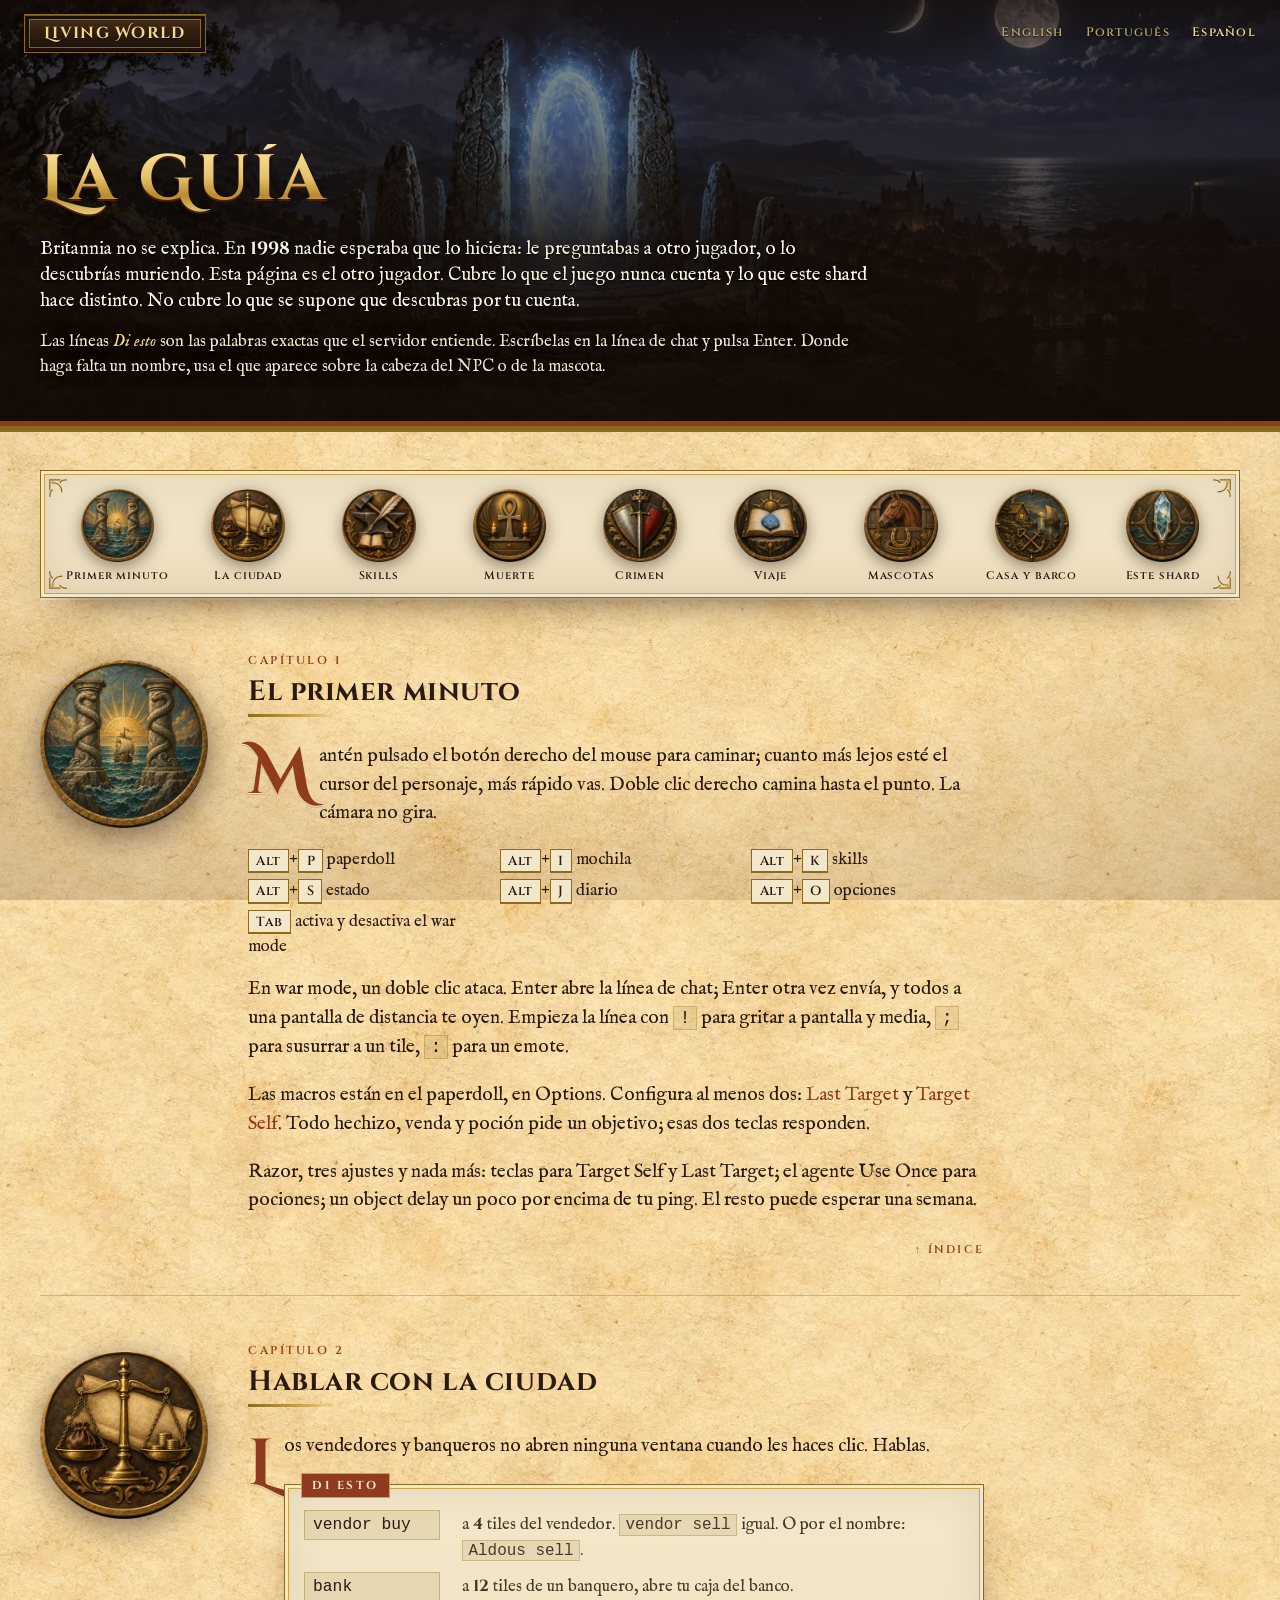
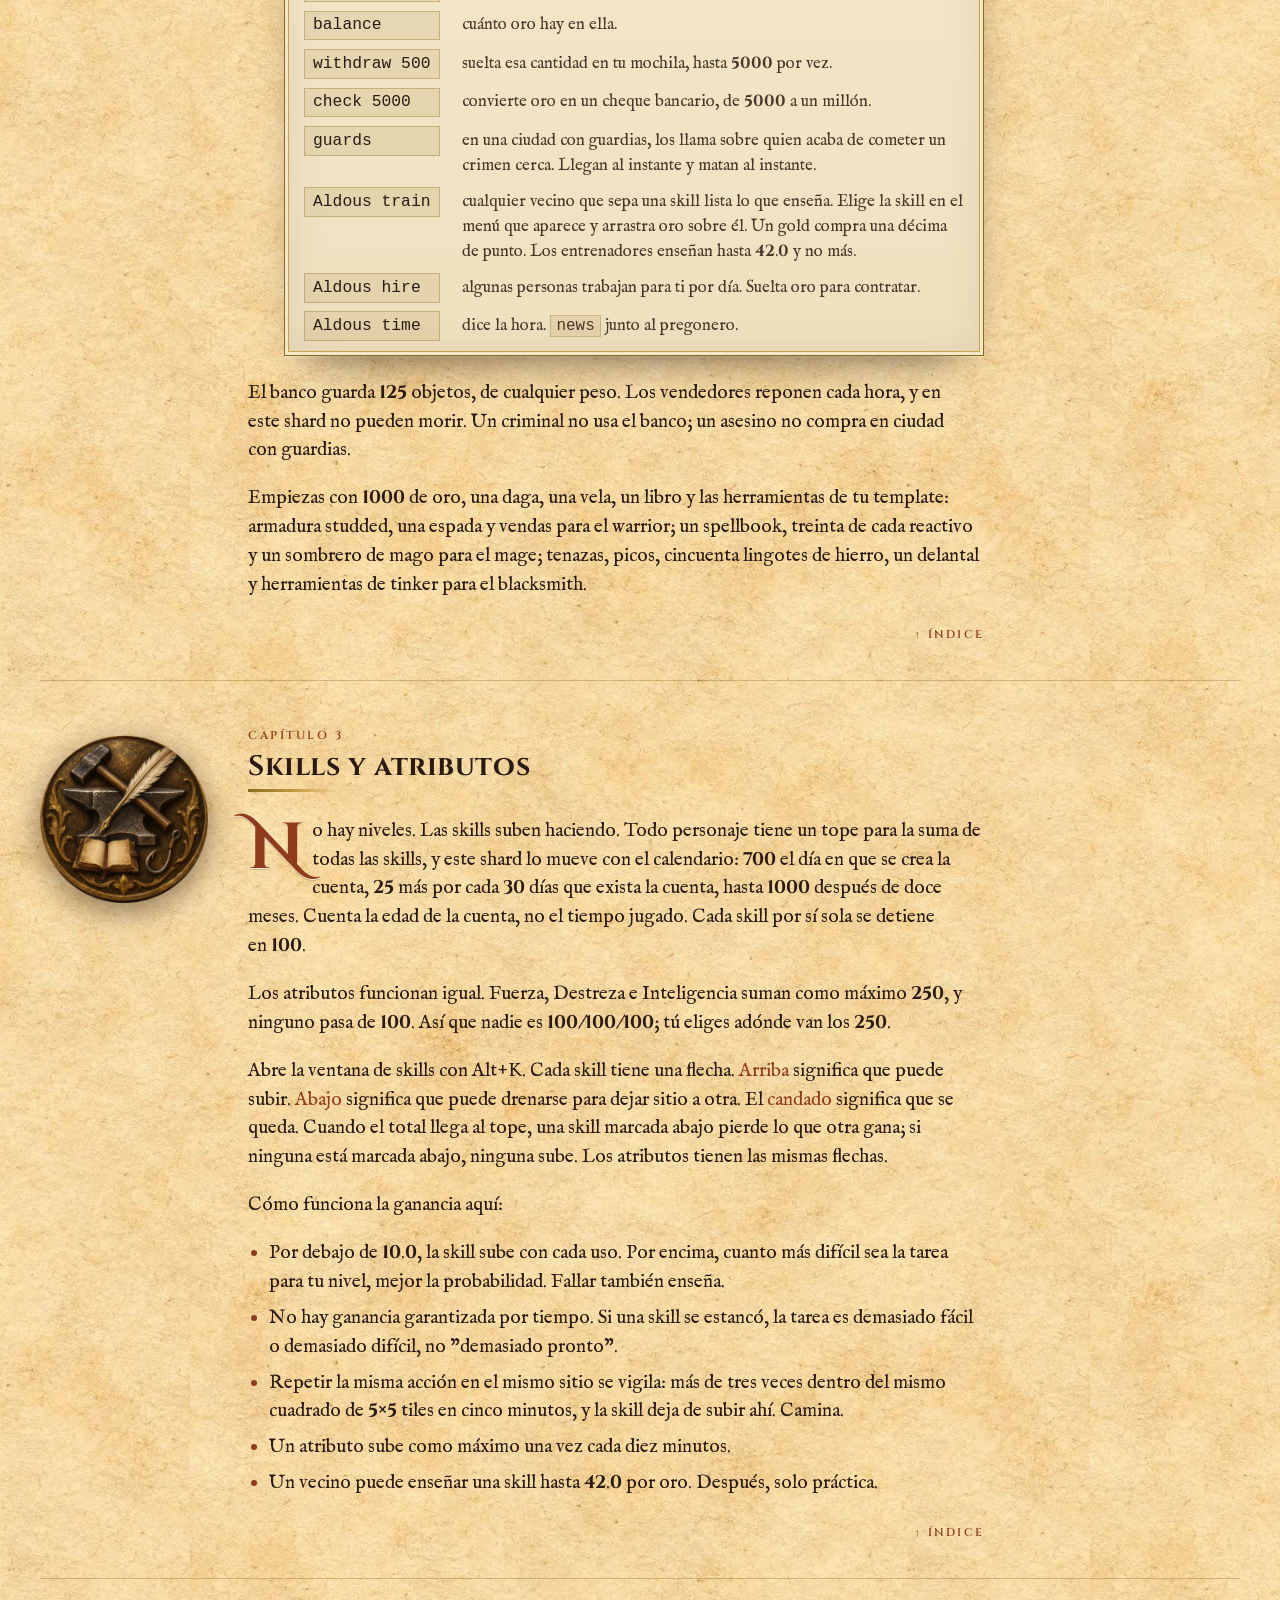
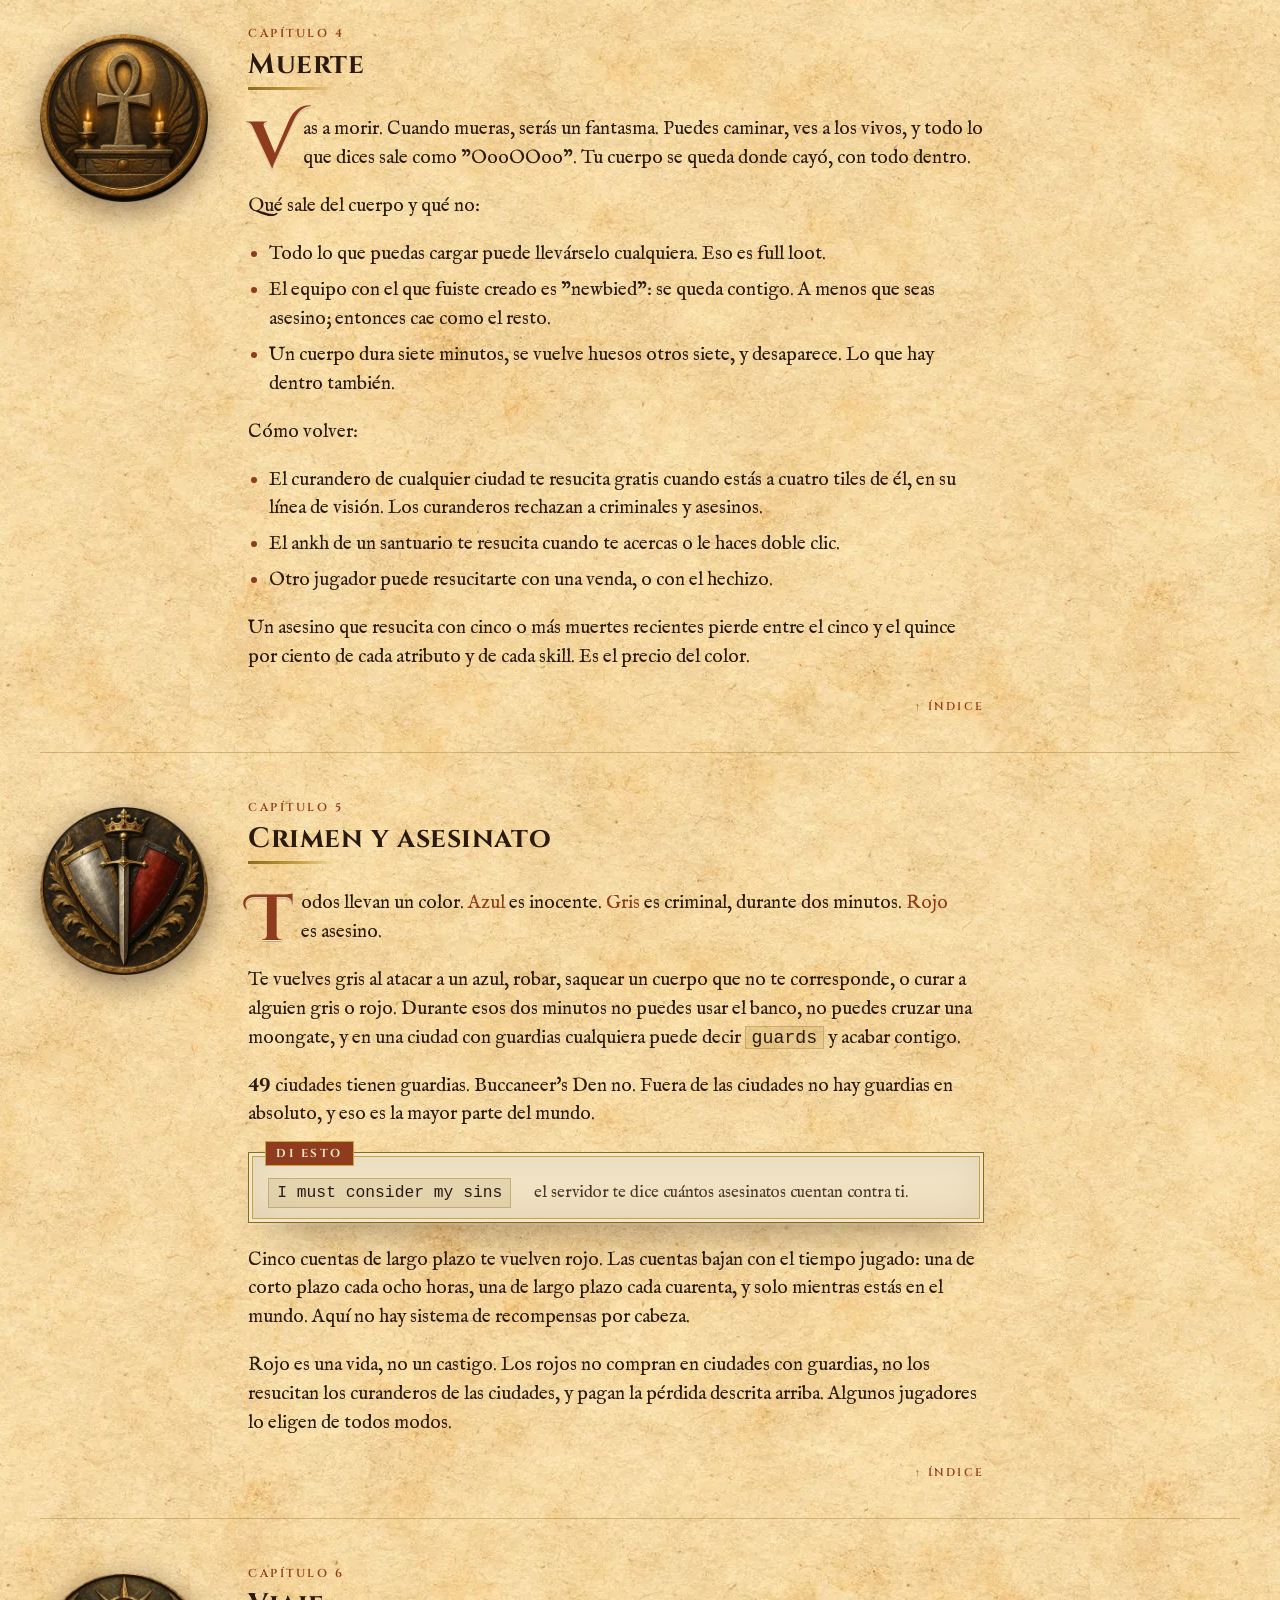
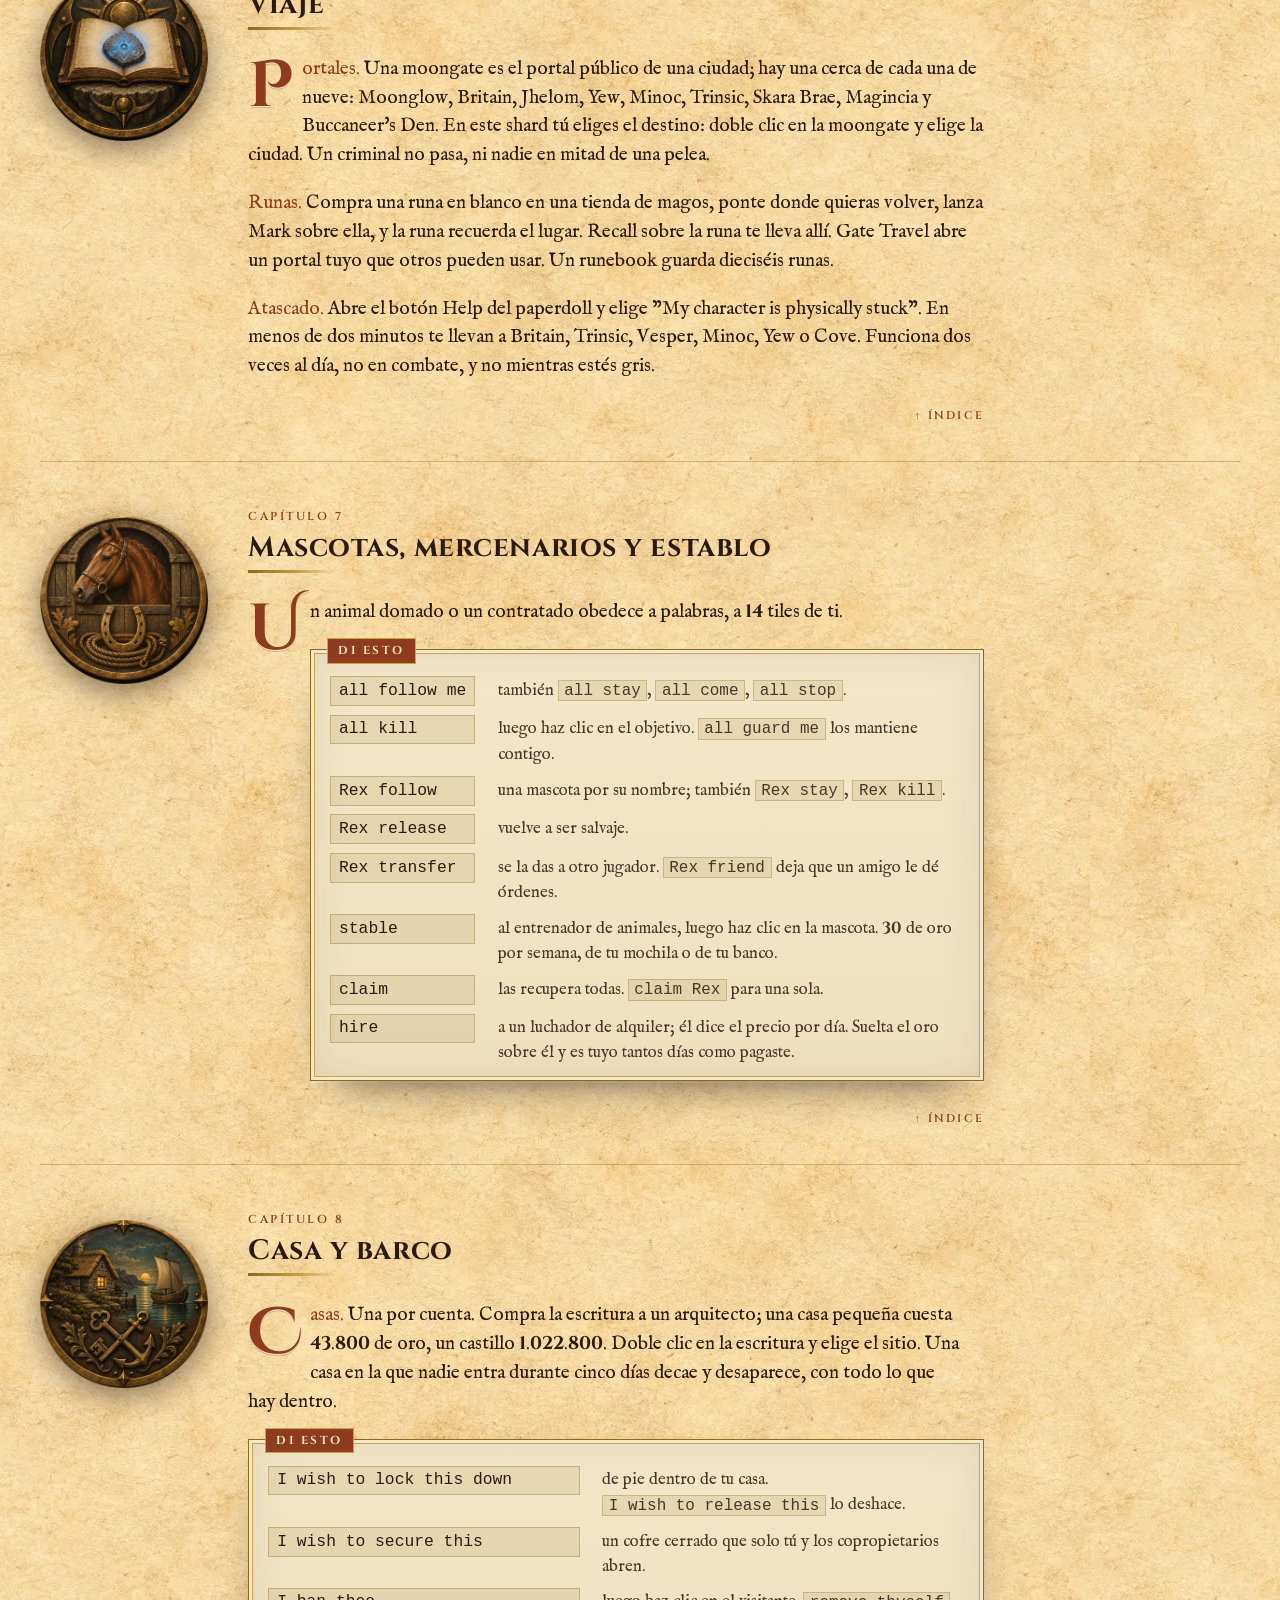
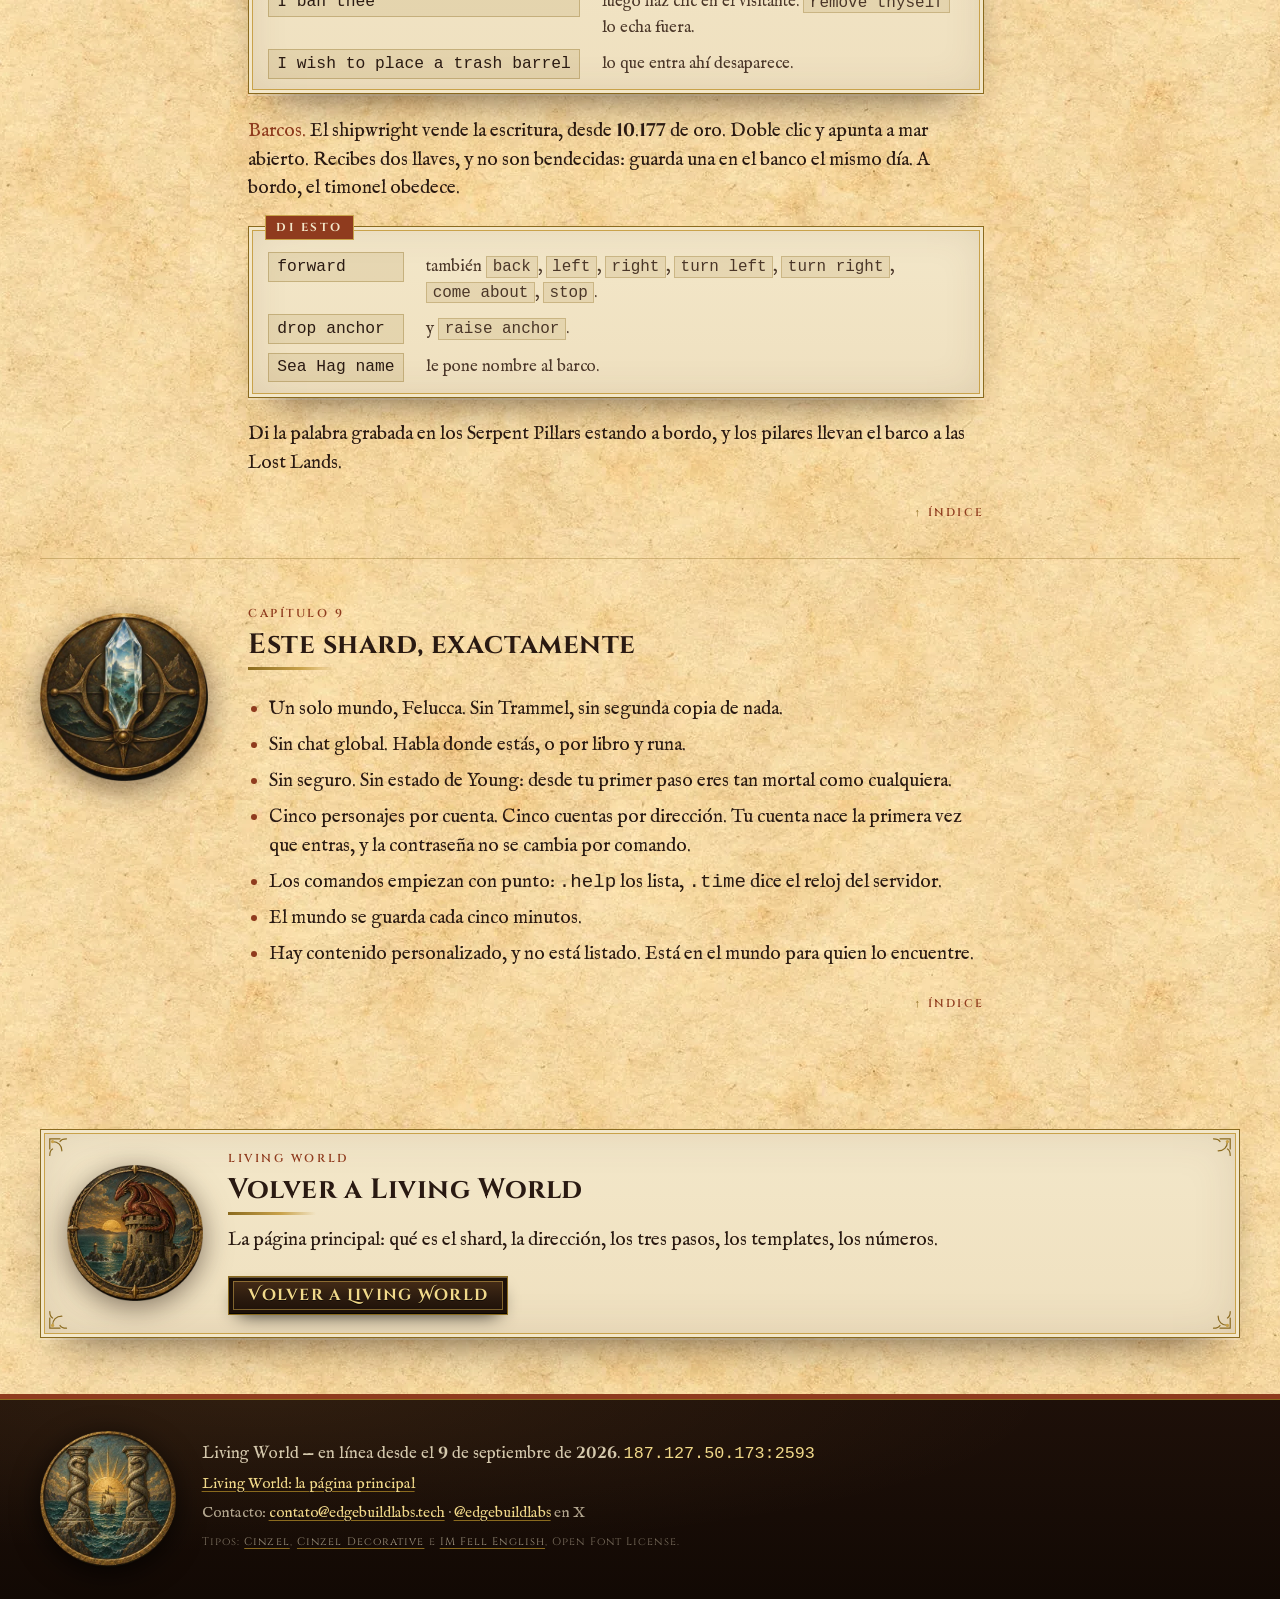
<file: es/guide/index.html>
<!DOCTYPE html>
<html lang="es">
<head>
<meta charset="utf-8">
<meta name="viewport" content="width=device-width, initial-scale=1">
<meta name="theme-color" content="#150b06">
<title>Guía de Living World</title>
<meta name="description" content="Lo que Ultima Online nunca cuenta, y lo que Living World hace distinto: las palabras que entienden los NPC, skills y topes, muerte, crimen, viaje, mascotas, casa y barco.">

<link rel="canonical" href="https://livingworld.edgebuildlabs.tech/es/guide/">
<link rel="alternate" hreflang="en" href="https://livingworld.edgebuildlabs.tech/guide/">
<link rel="alternate" hreflang="pt-BR" href="https://livingworld.edgebuildlabs.tech/pt/guide/">
<link rel="alternate" hreflang="es" href="https://livingworld.edgebuildlabs.tech/es/guide/">
<link rel="alternate" hreflang="x-default" href="https://livingworld.edgebuildlabs.tech/guide/">

<meta property="og:type" content="article">
<meta property="og:site_name" content="Living World">
<meta property="og:locale" content="es_ES">
<meta property="og:url" content="https://livingworld.edgebuildlabs.tech/es/guide/">
<meta property="og:title" content="Guía de Living World">
<meta property="og:description" content="Lo que Ultima Online nunca cuenta, y lo que Living World hace distinto. Las palabras que entienden los NPC, skills y topes, muerte, crimen, viaje, mascotas, casa y barco.">
<meta property="og:image" content="https://livingworld.edgebuildlabs.tech/img/og-card.jpg">
<meta property="og:image:secure_url" content="https://livingworld.edgebuildlabs.tech/img/og-card.jpg">
<meta property="og:image:type" content="image/jpeg">
<meta property="og:image:width" content="1200">
<meta property="og:image:height" content="630">
<meta property="og:image:alt" content="Un dragón rojo escupe fuego sobre un castillo en llamas junto a un mar verde azulado, con un faro y un velero, pintado bajo la luz ámbar del atardecer">
<meta name="twitter:card" content="summary_large_image">
<meta name="twitter:title" content="Guía de Living World">
<meta name="twitter:description" content="Lo que Ultima Online nunca cuenta, y lo que Living World hace distinto.">
<meta name="twitter:image" content="https://livingworld.edgebuildlabs.tech/img/og-card.jpg">
<meta name="twitter:image:alt" content="Un dragón rojo escupe fuego sobre un castillo en llamas junto a un mar verde azulado, con un faro y un velero, pintado bajo la luz ámbar del atardecer">

<link rel="icon" href="/favicon.ico" sizes="16x16 32x32 48x48 64x64">
<link rel="icon" href="/img/favicon-192.png" type="image/png" sizes="192x192">
<link rel="apple-touch-icon" href="/img/apple-touch-icon.png">
<link rel="stylesheet" href="/css/site.css">
</head>
<body class="guide">

<header class="guide-hero">
  <nav class="lang" aria-label="Idioma">
    <a href="/es/" class="door">Living World</a>
    <a href="/guide/" hreflang="en" lang="en">English</a>
    <a href="/pt/guide/" hreflang="pt-BR" lang="pt-BR">Português</a>
    <a href="/es/guide/" hreflang="es" aria-current="page">Español</a>
  </nav>
  <div class="guide-hero-text">
    <h1>La <span>Guía</span></h1>
    <p class="identity">Britannia no se explica. En 1998 nadie esperaba que lo hiciera: le preguntabas a otro jugador, o lo descubrías muriendo. Esta página es el otro jugador. Cubre lo que el juego nunca cuenta y lo que este shard hace distinto. No cubre lo que se supone que descubras por tu cuenta.</p>
    <p class="how">Las líneas <em>Di esto</em> son las palabras exactas que el servidor entiende. Escríbelas en la línea de chat y pulsa Enter. Donde haga falta un nombre, usa el que aparece sobre la cabeza del NPC o de la mascota.</p>
  </div>
</header>

<main>
<div class="col wide">

  <nav class="index frame" id="index" aria-label="Capítulos">
    <a href="#first-minute"><picture><source type="image/webp" srcset="/img/seal.webp"><img src="/img/seal.png" width="360" height="360" alt="" loading="lazy"></picture><span>Primer minuto</span></a>
    <a href="#town"><picture><source type="image/webp" srcset="/img/seal-market.webp"><img src="/img/seal-market.png" width="360" height="360" alt="" loading="lazy"></picture><span>La ciudad</span></a>
    <a href="#skills"><picture><source type="image/webp" srcset="/img/seal-craft.webp"><img src="/img/seal-craft.png" width="360" height="360" alt="" loading="lazy"></picture><span>Skills</span></a>
    <a href="#death"><picture><source type="image/webp" srcset="/img/seal-ankh.webp"><img src="/img/seal-ankh.png" width="360" height="360" alt="" loading="lazy"></picture><span>Muerte</span></a>
    <a href="#crime"><picture><source type="image/webp" srcset="/img/seal-orderchaos.webp"><img src="/img/seal-orderchaos.png" width="360" height="360" alt="" loading="lazy"></picture><span>Crimen</span></a>
    <a href="#travel"><picture><source type="image/webp" srcset="/img/seal-runebook.webp"><img src="/img/seal-runebook.png" width="360" height="360" alt="" loading="lazy"></picture><span>Viaje</span></a>
    <a href="#pets"><picture><source type="image/webp" srcset="/img/seal-stable.webp"><img src="/img/seal-stable.png" width="360" height="360" alt="" loading="lazy"></picture><span>Mascotas</span></a>
    <a href="#home"><picture><source type="image/webp" srcset="/img/seal-home.webp"><img src="/img/seal-home.png" width="360" height="360" alt="" loading="lazy"></picture><span>Casa y barco</span></a>
    <a href="#shard"><picture><source type="image/webp" srcset="/img/seal-shard.webp"><img src="/img/seal-shard.png" width="360" height="360" alt="" loading="lazy"></picture><span>Este shard</span></a>
  </nav>

<section class="chapter reveal" id="first-minute">
  <figure class="chapter-seal"><picture><source type="image/webp" srcset="/img/seal.webp"><img src="/img/seal.png" width="360" height="360" alt="Sello de Living World: dos columnas de piedra talladas como serpientes que se alzan del mar, un barco pasando entre ellas bajo el sol naciente" loading="lazy"></picture></figure>
  <div class="chapter-body">
    <h2><small>Capítulo 1</small>El primer minuto</h2>
    <p>Mantén pulsado el botón derecho del mouse para caminar; cuanto más lejos esté el cursor del personaje, más rápido vas. Doble clic derecho camina hasta el punto. La cámara no gira.</p>
    <ul class="keys">
      <li><kbd>Alt</kbd>+<kbd>P</kbd> paperdoll</li>
      <li><kbd>Alt</kbd>+<kbd>I</kbd> mochila</li>
      <li><kbd>Alt</kbd>+<kbd>K</kbd> skills</li>
      <li><kbd>Alt</kbd>+<kbd>S</kbd> estado</li>
      <li><kbd>Alt</kbd>+<kbd>J</kbd> diario</li>
      <li><kbd>Alt</kbd>+<kbd>O</kbd> opciones</li>
      <li><kbd>Tab</kbd> activa y desactiva el war mode</li>
    </ul>
    <p>En war mode, un doble clic ataca. Enter abre la línea de chat; Enter otra vez envía, y todos a una pantalla de distancia te oyen. Empieza la línea con <code>!</code> para gritar a pantalla y media, <code>;</code> para susurrar a un tile, <code>:</code> para un emote.</p>
    <p>Las macros están en el paperdoll, en Options. Configura al menos dos: <strong>Last Target</strong> y <strong>Target Self</strong>. Todo hechizo, venda y poción pide un objetivo; esas dos teclas responden.</p>
    <p>Razor, tres ajustes y nada más: teclas para Target Self y Last Target; el agente Use Once para pociones; un object delay un poco por encima de tu ping. El resto puede esperar una semana.</p>
    <p class="up"><a href="#index">Índice</a></p>
  </div>
</section>

<section class="chapter reveal" id="town">
  <figure class="chapter-seal"><picture><source type="image/webp" srcset="/img/seal-market.webp"><img src="/img/seal-market.png" width="360" height="360" alt="Sello: una balanza de mercader con una bolsa de monedas y una pila de monedas, un pergamino detrás" loading="lazy"></picture></figure>
  <div class="chapter-body">
    <h2><small>Capítulo 2</small>Hablar con la ciudad</h2>
    <p>Los vendedores y banqueros no abren ninguna ventana cuando les haces clic. Hablas.</p>
    <dl class="say">
      <dt>vendor buy</dt><dd>a 4 tiles del vendedor. <code>vendor sell</code> igual. O por el nombre: <code>Aldous sell</code>.</dd>
      <dt>bank</dt><dd>a 12 tiles de un banquero, abre tu caja del banco.</dd>
      <dt>balance</dt><dd>cuánto oro hay en ella.</dd>
      <dt>withdraw 500</dt><dd>suelta esa cantidad en tu mochila, hasta 5000 por vez.</dd>
      <dt>check 5000</dt><dd>convierte oro en un cheque bancario, de 5000 a un millón.</dd>
      <dt>guards</dt><dd>en una ciudad con guardias, los llama sobre quien acaba de cometer un crimen cerca. Llegan al instante y matan al instante.</dd>
      <dt>Aldous train</dt><dd>cualquier vecino que sepa una skill lista lo que enseña. Elige la skill en el menú que aparece y arrastra oro sobre él. Un gold compra una décima de punto. Los entrenadores enseñan hasta 42.0 y no más.</dd>
      <dt>Aldous hire</dt><dd>algunas personas trabajan para ti por día. Suelta oro para contratar.</dd>
      <dt>Aldous time</dt><dd>dice la hora. <code>news</code> junto al pregonero.</dd>
    </dl>
    <p>El banco guarda 125 objetos, de cualquier peso. Los vendedores reponen cada hora, y en este shard no pueden morir. Un criminal no usa el banco; un asesino no compra en ciudad con guardias.</p>
    <p>Empiezas con 1000 de oro, una daga, una vela, un libro y las herramientas de tu template: armadura studded, una espada y vendas para el warrior; un spellbook, treinta de cada reactivo y un sombrero de mago para el mage; tenazas, picos, cincuenta lingotes de hierro, un delantal y herramientas de tinker para el blacksmith.</p>
    <p class="up"><a href="#index">Índice</a></p>
  </div>
</section>

<section class="chapter reveal" id="skills">
  <figure class="chapter-seal"><picture><source type="image/webp" srcset="/img/seal-craft.webp"><img src="/img/seal-craft.png" width="360" height="360" alt="Sello: un yunque con un martillo cruzado con una pluma, un libro y un anzuelo" loading="lazy"></picture></figure>
  <div class="chapter-body">
    <h2><small>Capítulo 3</small>Skills y atributos</h2>
    <p>No hay niveles. Las skills suben haciendo. Todo personaje tiene un tope para la suma de todas las skills, y este shard lo mueve con el calendario: 700 el día en que se crea la cuenta, 25 más por cada 30 días que exista la cuenta, hasta 1000 después de doce meses. Cuenta la edad de la cuenta, no el tiempo jugado. Cada skill por sí sola se detiene en 100.</p>
    <p>Los atributos funcionan igual. Fuerza, Destreza e Inteligencia suman como máximo 250, y ninguno pasa de 100. Así que nadie es 100/100/100; tú eliges adónde van los 250.</p>
    <p>Abre la ventana de skills con Alt+K. Cada skill tiene una flecha. <strong>Arriba</strong> significa que puede subir. <strong>Abajo</strong> significa que puede drenarse para dejar sitio a otra. El <strong>candado</strong> significa que se queda. Cuando el total llega al tope, una skill marcada abajo pierde lo que otra gana; si ninguna está marcada abajo, ninguna sube. Los atributos tienen las mismas flechas.</p>
    <p>Cómo funciona la ganancia aquí:</p>
    <ul class="rules">
      <li>Por debajo de 10.0, la skill sube con cada uso. Por encima, cuanto más difícil sea la tarea para tu nivel, mejor la probabilidad. Fallar también enseña.</li>
      <li>No hay ganancia garantizada por tiempo. Si una skill se estancó, la tarea es demasiado fácil o demasiado difícil, no "demasiado pronto".</li>
      <li>Repetir la misma acción en el mismo sitio se vigila: más de tres veces dentro del mismo cuadrado de 5×5 tiles en cinco minutos, y la skill deja de subir ahí. Camina.</li>
      <li>Un atributo sube como máximo una vez cada diez minutos.</li>
      <li>Un vecino puede enseñar una skill hasta 42.0 por oro. Después, solo práctica.</li>
    </ul>
    <p class="up"><a href="#index">Índice</a></p>
  </div>
</section>

<section class="chapter reveal" id="death">
  <figure class="chapter-seal"><picture><source type="image/webp" srcset="/img/seal-ankh.webp"><img src="/img/seal-ankh.png" width="360" height="360" alt="Sello: un ankh de piedra sobre un altar entre dos velas encendidas" loading="lazy"></picture></figure>
  <div class="chapter-body">
    <h2><small>Capítulo 4</small>Muerte</h2>
    <p>Vas a morir. Cuando mueras, serás un fantasma. Puedes caminar, ves a los vivos, y todo lo que dices sale como "OooOOoo". Tu cuerpo se queda donde cayó, con todo dentro.</p>
    <p>Qué sale del cuerpo y qué no:</p>
    <ul class="rules">
      <li>Todo lo que puedas cargar puede llevárselo cualquiera. Eso es full loot.</li>
      <li>El equipo con el que fuiste creado es "newbied": se queda contigo. A menos que seas asesino; entonces cae como el resto.</li>
      <li>Un cuerpo dura siete minutos, se vuelve huesos otros siete, y desaparece. Lo que hay dentro también.</li>
    </ul>
    <p>Cómo volver:</p>
    <ul class="rules">
      <li>El curandero de cualquier ciudad te resucita gratis cuando estás a cuatro tiles de él, en su línea de visión. Los curanderos rechazan a criminales y asesinos.</li>
      <li>El ankh de un santuario te resucita cuando te acercas o le haces doble clic.</li>
      <li>Otro jugador puede resucitarte con una venda, o con el hechizo.</li>
    </ul>
    <p>Un asesino que resucita con cinco o más muertes recientes pierde entre el cinco y el quince por ciento de cada atributo y de cada skill. Es el precio del color.</p>
    <p class="up"><a href="#index">Índice</a></p>
  </div>
</section>

<section class="chapter reveal" id="crime">
  <figure class="chapter-seal"><picture><source type="image/webp" srcset="/img/seal-orderchaos.webp"><img src="/img/seal-orderchaos.png" width="360" height="360" alt="Sello: un escudo plateado y un escudo rojo cruzados tras una espada, una corona encima" loading="lazy"></picture></figure>
  <div class="chapter-body">
    <h2><small>Capítulo 5</small>Crimen y asesinato</h2>
    <p>Todos llevan un color. <strong>Azul</strong> es inocente. <strong>Gris</strong> es criminal, durante dos minutos. <strong>Rojo</strong> es asesino.</p>
    <p>Te vuelves gris al atacar a un azul, robar, saquear un cuerpo que no te corresponde, o curar a alguien gris o rojo. Durante esos dos minutos no puedes usar el banco, no puedes cruzar una moongate, y en una ciudad con guardias cualquiera puede decir <code>guards</code> y acabar contigo.</p>
    <p>49 ciudades tienen guardias. Buccaneer's Den no. Fuera de las ciudades no hay guardias en absoluto, y eso es la mayor parte del mundo.</p>
    <dl class="say">
      <dt>I must consider my sins</dt><dd>el servidor te dice cuántos asesinatos cuentan contra ti.</dd>
    </dl>
    <p>Cinco cuentas de largo plazo te vuelven rojo. Las cuentas bajan con el tiempo jugado: una de corto plazo cada ocho horas, una de largo plazo cada cuarenta, y solo mientras estás en el mundo. Aquí no hay sistema de recompensas por cabeza.</p>
    <p>Rojo es una vida, no un castigo. Los rojos no compran en ciudades con guardias, no los resucitan los curanderos de las ciudades, y pagan la pérdida descrita arriba. Algunos jugadores lo eligen de todos modos.</p>
    <p class="up"><a href="#index">Índice</a></p>
  </div>
</section>

<section class="chapter reveal" id="travel">
  <figure class="chapter-seal"><picture><source type="image/webp" srcset="/img/seal-runebook.webp"><img src="/img/seal-runebook.png" width="360" height="360" alt="Sello: un libro abierto sobre una piedra con una runa brillando en azul en sus páginas" loading="lazy"></picture></figure>
  <div class="chapter-body">
    <h2><small>Capítulo 6</small>Viaje</h2>
    <p><strong>Portales.</strong> Una moongate es el portal público de una ciudad; hay una cerca de cada una de nueve: Moonglow, Britain, Jhelom, Yew, Minoc, Trinsic, Skara Brae, Magincia y Buccaneer's Den. En este shard tú eliges el destino: doble clic en la moongate y elige la ciudad. Un criminal no pasa, ni nadie en mitad de una pelea.</p>
    <p><strong>Runas.</strong> Compra una runa en blanco en una tienda de magos, ponte donde quieras volver, lanza Mark sobre ella, y la runa recuerda el lugar. Recall sobre la runa te lleva allí. Gate Travel abre un portal tuyo que otros pueden usar. Un runebook guarda dieciséis runas.</p>
    <p><strong>Atascado.</strong> Abre el botón Help del paperdoll y elige "My character is physically stuck". En menos de dos minutos te llevan a Britain, Trinsic, Vesper, Minoc, Yew o Cove. Funciona dos veces al día, no en combate, y no mientras estés gris.</p>
    <p class="up"><a href="#index">Índice</a></p>
  </div>
</section>

<section class="chapter reveal" id="pets">
  <figure class="chapter-seal"><picture><source type="image/webp" srcset="/img/seal-stable.webp"><img src="/img/seal-stable.png" width="360" height="360" alt="Sello: la cabeza de un caballo en la puerta de un establo, una herradura y una cuerda enrollada debajo" loading="lazy"></picture></figure>
  <div class="chapter-body">
    <h2><small>Capítulo 7</small>Mascotas, mercenarios y establo</h2>
    <p>Un animal domado o un contratado obedece a palabras, a 14 tiles de ti.</p>
    <dl class="say">
      <dt>all follow me</dt><dd>también <code>all stay</code>, <code>all come</code>, <code>all stop</code>.</dd>
      <dt>all kill</dt><dd>luego haz clic en el objetivo. <code>all guard me</code> los mantiene contigo.</dd>
      <dt>Rex follow</dt><dd>una mascota por su nombre; también <code>Rex stay</code>, <code>Rex kill</code>.</dd>
      <dt>Rex release</dt><dd>vuelve a ser salvaje.</dd>
      <dt>Rex transfer</dt><dd>se la das a otro jugador. <code>Rex friend</code> deja que un amigo le dé órdenes.</dd>
      <dt>stable</dt><dd>al entrenador de animales, luego haz clic en la mascota. 30 de oro por semana, de tu mochila o de tu banco.</dd>
      <dt>claim</dt><dd>las recupera todas. <code>claim Rex</code> para una sola.</dd>
      <dt>hire</dt><dd>a un luchador de alquiler; él dice el precio por día. Suelta el oro sobre él y es tuyo tantos días como pagaste.</dd>
    </dl>
    <p class="up"><a href="#index">Índice</a></p>
  </div>
</section>

<section class="chapter reveal" id="home">
  <figure class="chapter-seal"><picture><source type="image/webp" srcset="/img/seal-home.webp"><img src="/img/seal-home.png" width="360" height="360" alt="Sello: una casa de piedra con una ventana encendida junto al mar, un velero, una llave y un ancla cruzadas" loading="lazy"></picture></figure>
  <div class="chapter-body">
    <h2><small>Capítulo 8</small>Casa y barco</h2>
    <p><strong>Casas.</strong> Una por cuenta. Compra la escritura a un arquitecto; una casa pequeña cuesta 43.800 de oro, un castillo 1.022.800. Doble clic en la escritura y elige el sitio. Una casa en la que nadie entra durante cinco días decae y desaparece, con todo lo que hay dentro.</p>
    <dl class="say">
      <dt>I wish to lock this down</dt><dd>de pie dentro de tu casa. <code>I wish to release this</code> lo deshace.</dd>
      <dt>I wish to secure this</dt><dd>un cofre cerrado que solo tú y los copropietarios abren.</dd>
      <dt>I ban thee</dt><dd>luego haz clic en el visitante. <code>remove thyself</code> lo echa fuera.</dd>
      <dt>I wish to place a trash barrel</dt><dd>lo que entra ahí desaparece.</dd>
    </dl>
    <p><strong>Barcos.</strong> El shipwright vende la escritura, desde 10.177 de oro. Doble clic y apunta a mar abierto. Recibes dos llaves, y no son bendecidas: guarda una en el banco el mismo día. A bordo, el timonel obedece.</p>
    <dl class="say">
      <dt>forward</dt><dd>también <code>back</code>, <code>left</code>, <code>right</code>, <code>turn left</code>, <code>turn right</code>, <code>come about</code>, <code>stop</code>.</dd>
      <dt>drop anchor</dt><dd>y <code>raise anchor</code>.</dd>
      <dt>Sea Hag name</dt><dd>le pone nombre al barco.</dd>
    </dl>
    <p>Di la palabra grabada en los Serpent Pillars estando a bordo, y los pilares llevan el barco a las Lost Lands.</p>
    <p class="up"><a href="#index">Índice</a></p>
  </div>
</section>

<section class="chapter reveal" id="shard">
  <figure class="chapter-seal"><picture><source type="image/webp" srcset="/img/seal-shard.webp"><img src="/img/seal-shard.png" width="360" height="360" alt="Sello: un cristal facetado sujeto en un engaste de bronce, con un mundo de mar y tierra reflejado dentro" loading="lazy"></picture></figure>
  <div class="chapter-body">
    <h2><small>Capítulo 9</small>Este shard, exactamente</h2>
    <ul class="rules">
      <li>Un solo mundo, Felucca. Sin Trammel, sin segunda copia de nada.</li>
      <li>Sin chat global. Habla donde estás, o por libro y runa.</li>
      <li>Sin seguro. Sin estado de Young: desde tu primer paso eres tan mortal como cualquiera.</li>
      <li>Cinco personajes por cuenta. Cinco cuentas por dirección. Tu cuenta nace la primera vez que entras, y la contraseña no se cambia por comando.</li>
      <li>Los comandos empiezan con punto: <code>.help</code> los lista, <code>.time</code> dice el reloj del servidor.</li>
      <li>El mundo se guarda cada cinco minutos.</li>
      <li>Hay contenido personalizado, y no está listado. Está en el mundo para quien lo encuentre.</li>
    </ul>
    <p class="up"><a href="#index">Índice</a></p>
  </div>
</section>

</div>

<div class="col wide">
  <section class="guide-card frame reveal" aria-labelledby="back-card-title">
    <picture><source type="image/webp" srcset="/img/seal-dragon.webp"><img src="/img/seal-dragon.png" width="360" height="360" alt="" loading="lazy"></picture>
    <div>
      <h2 id="back-card-title"><small>Living World</small>Volver a Living World</h2>
      <p>La página principal: qué es el shard, la dirección, los tres pasos, los templates, los números.</p>
      <a class="cta" href="/es/">Volver a Living World</a>
    </div>
  </section>
</div>
</main>

<footer>
  <div class="inner">
    <picture class="seal"><source type="image/webp" srcset="/img/seal.webp"><img src="/img/seal.png" width="360" height="360" alt="Sello de Living World: dos columnas de piedra talladas como serpientes que se alzan del mar, un barco pasando entre ellas bajo el sol naciente" loading="lazy"></picture>
    <div>
      <p>Living World — en línea desde el 9 de septiembre de 2026. <span class="mono">187.127.50.173:2593</span></p>
      <p class="contact"><a href="/es/">Living World: la página principal</a></p>
      <p class="contact">Contacto: <a href="mailto:contato@edgebuildlabs.tech">contato@edgebuildlabs.tech</a> · <a href="https://x.com/edgebuildlabs">@edgebuildlabs</a> en X</p>
      <p class="credits">Tipos: <a href="/fonts/OFL-Cinzel.txt">Cinzel</a>, <a href="/fonts/OFL-CinzelDecorative.txt">Cinzel Decorative</a> e <a href="/fonts/OFL-IMFellEnglish.txt">IM Fell English</a>, Open Font License.</p>
    </div>
  </div>
</footer>

</body>
</html>
</file>
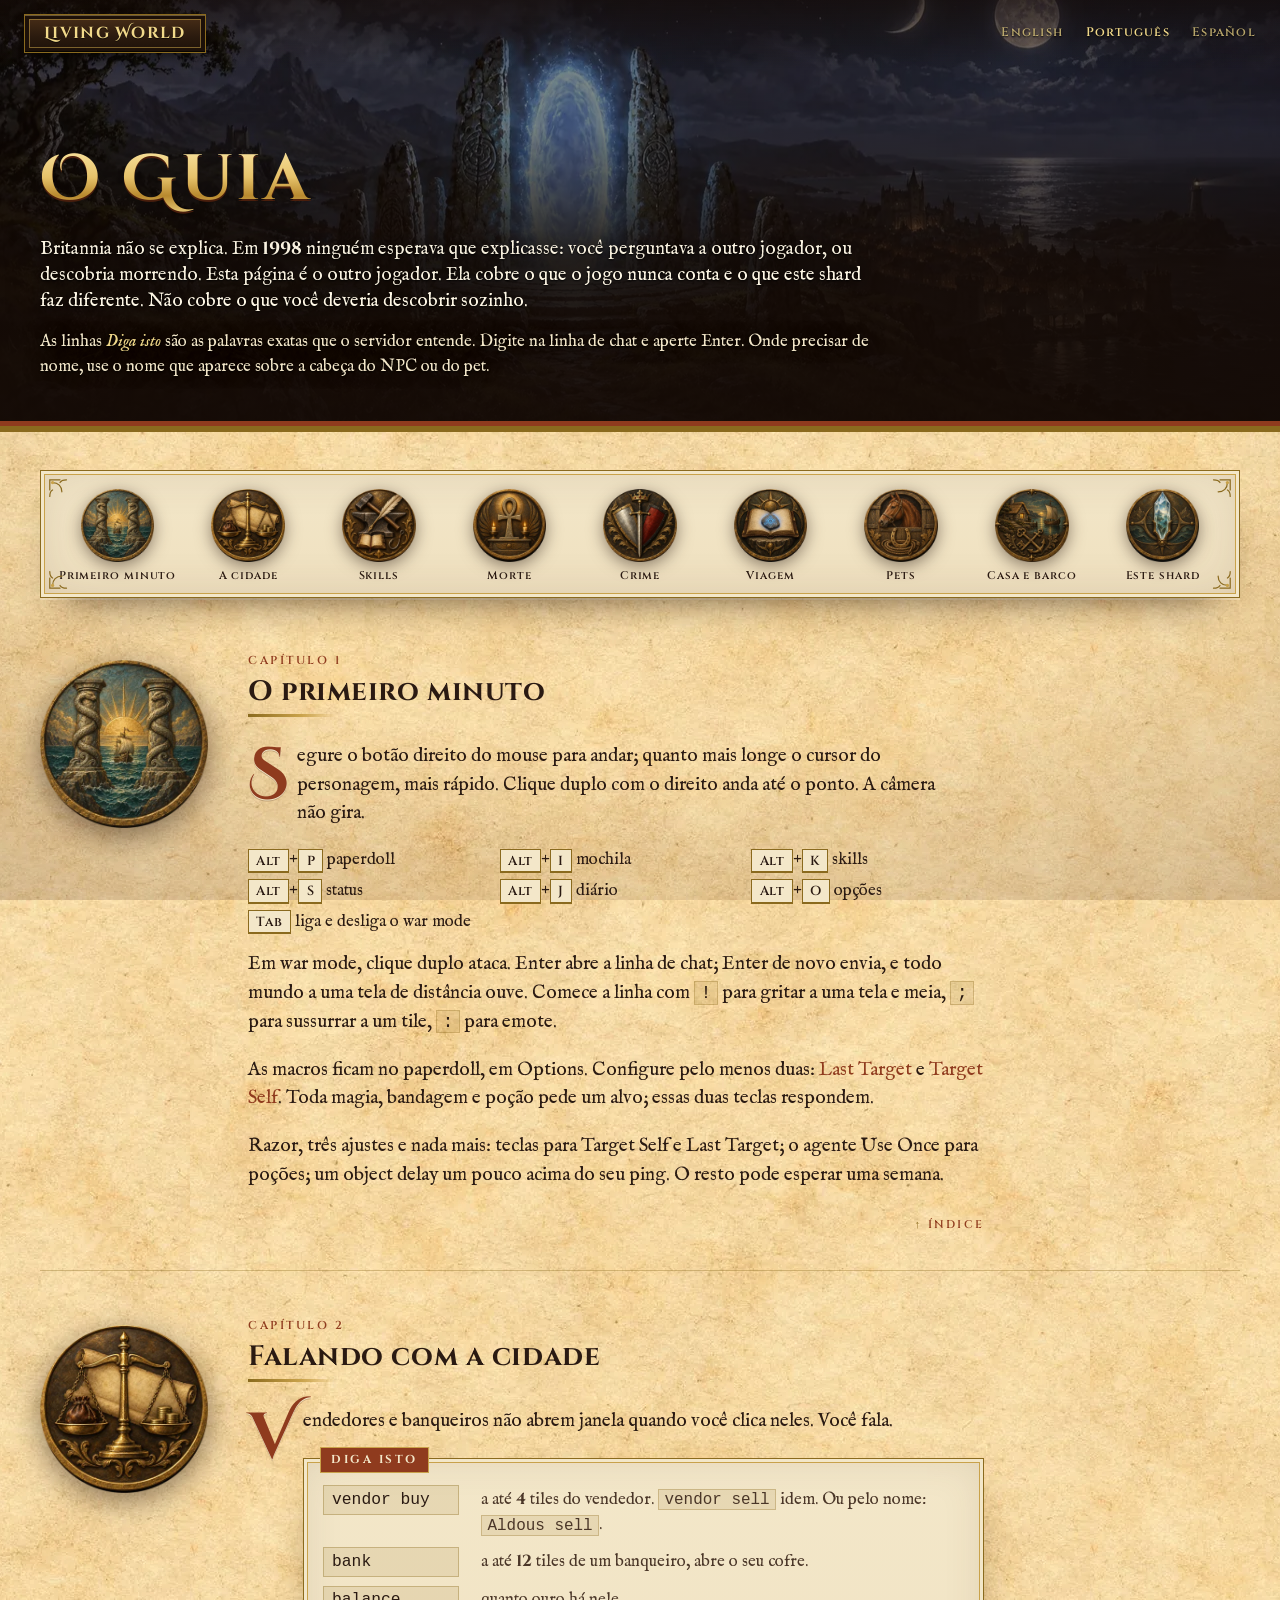
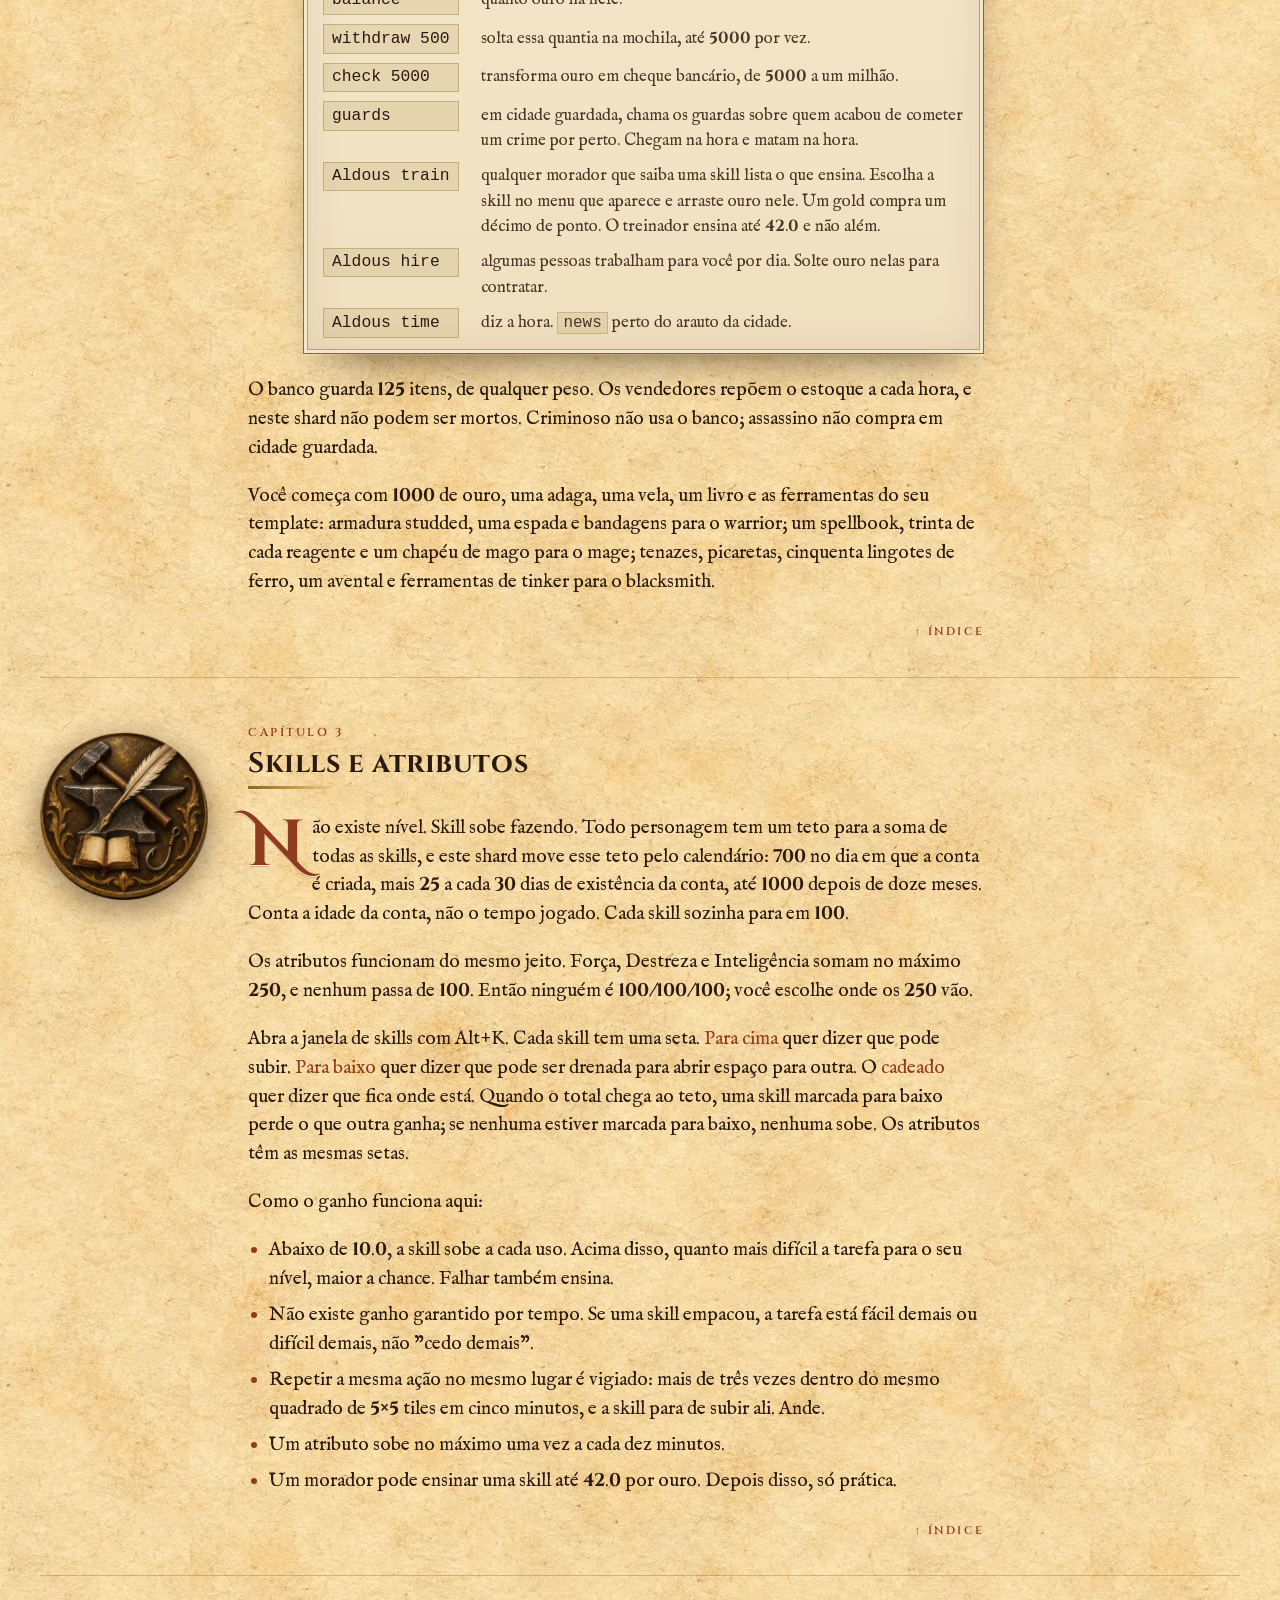
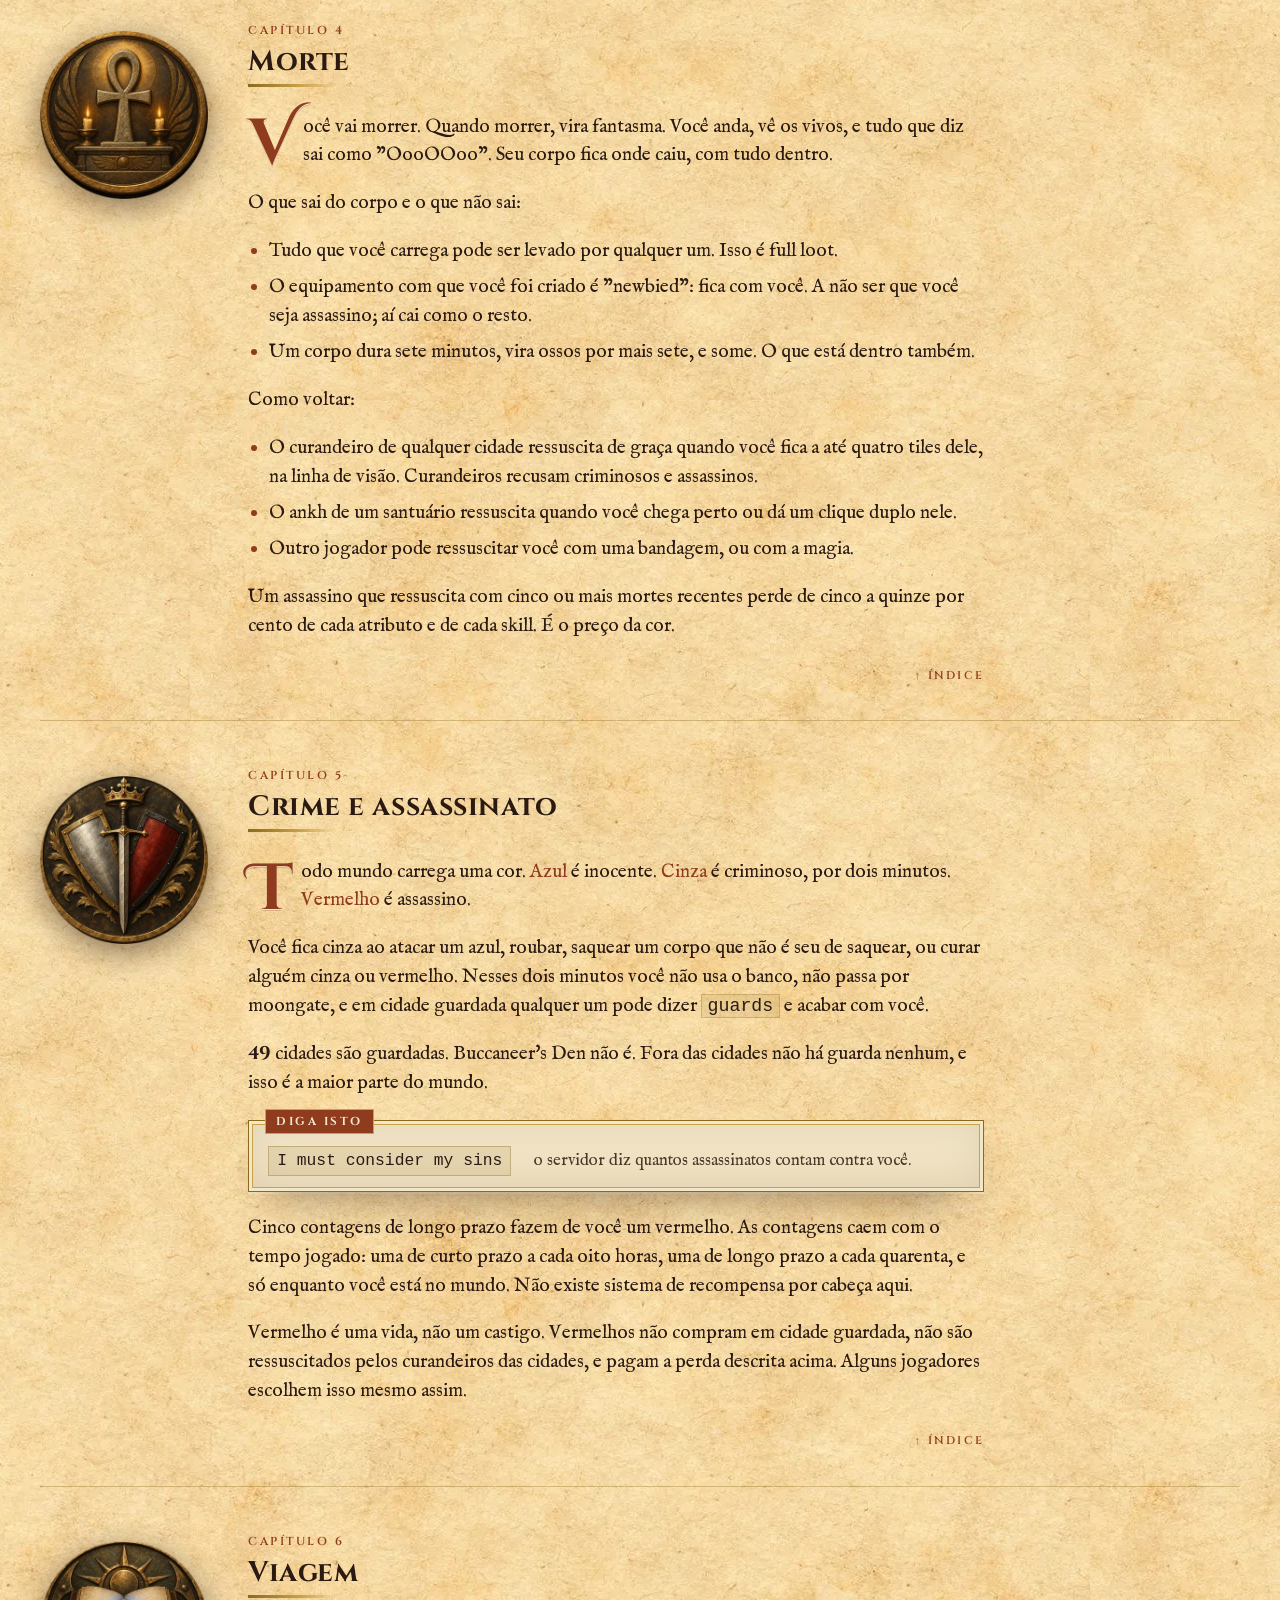
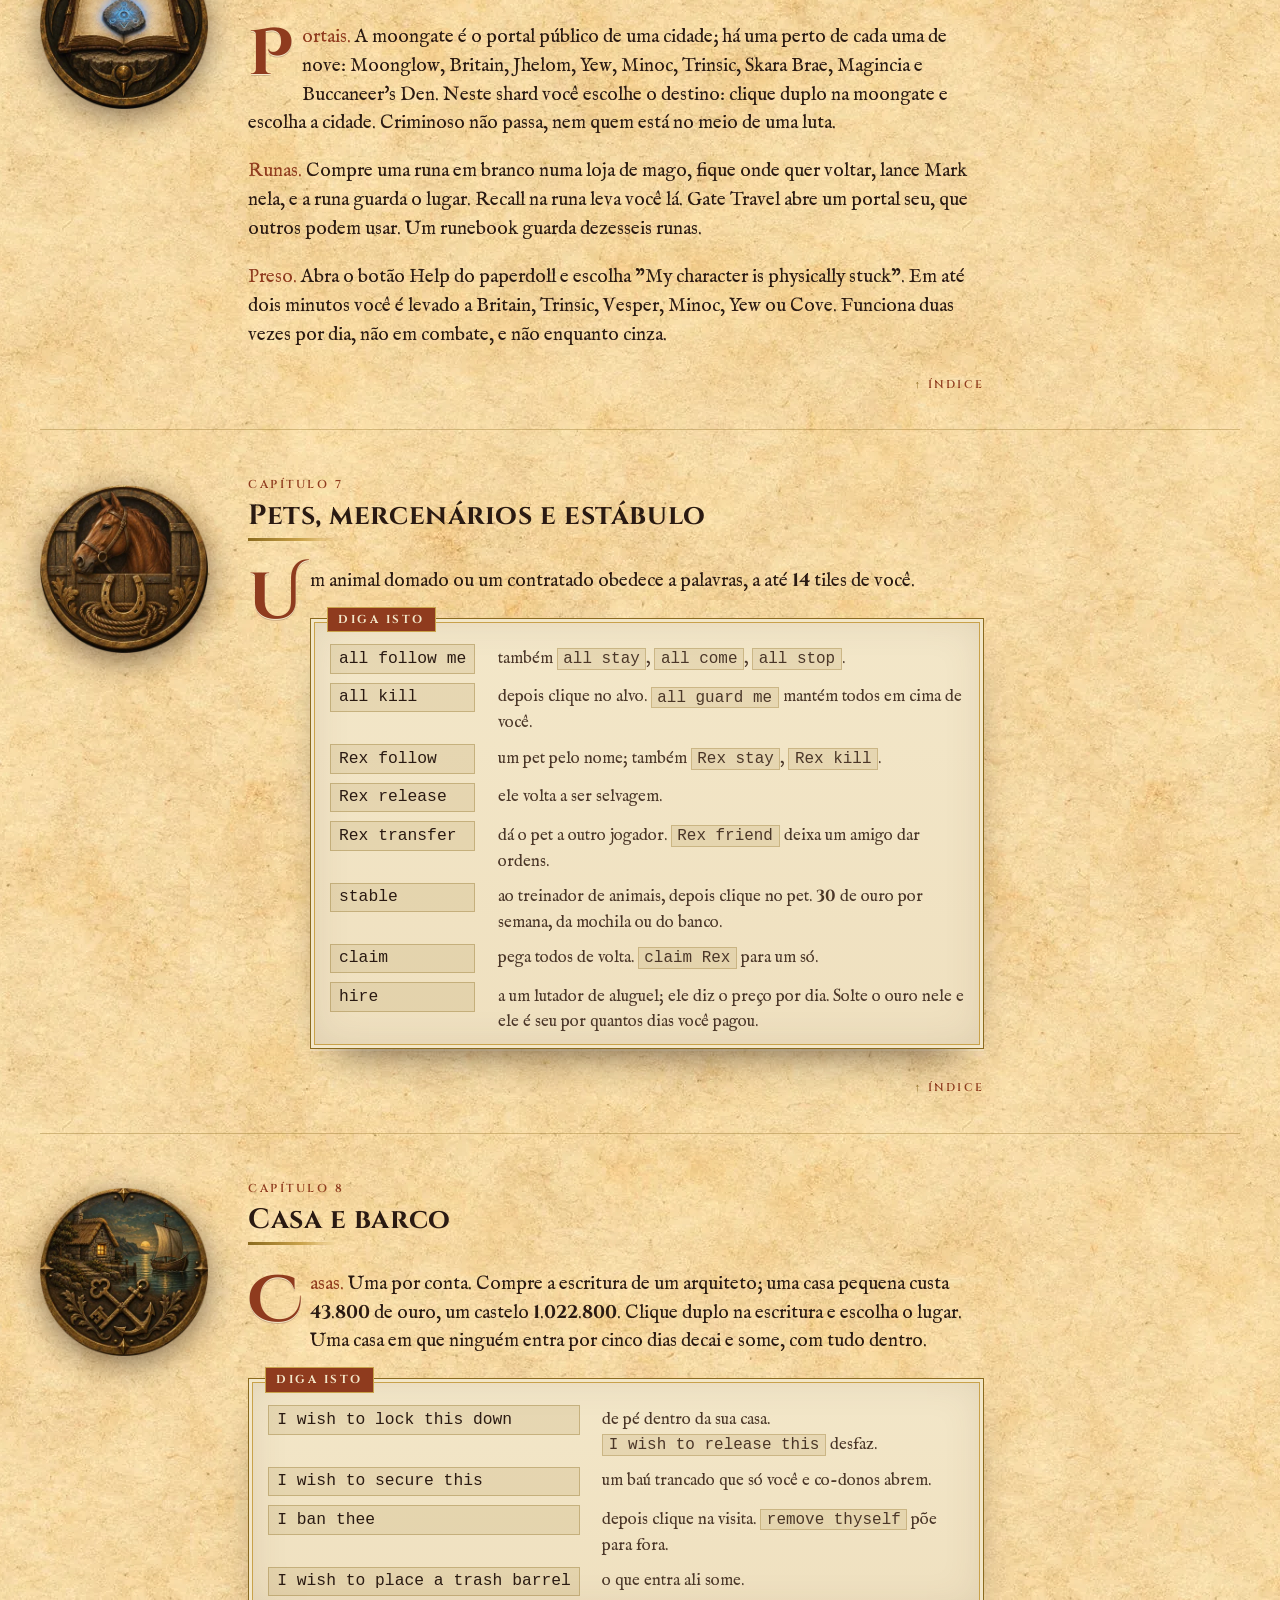
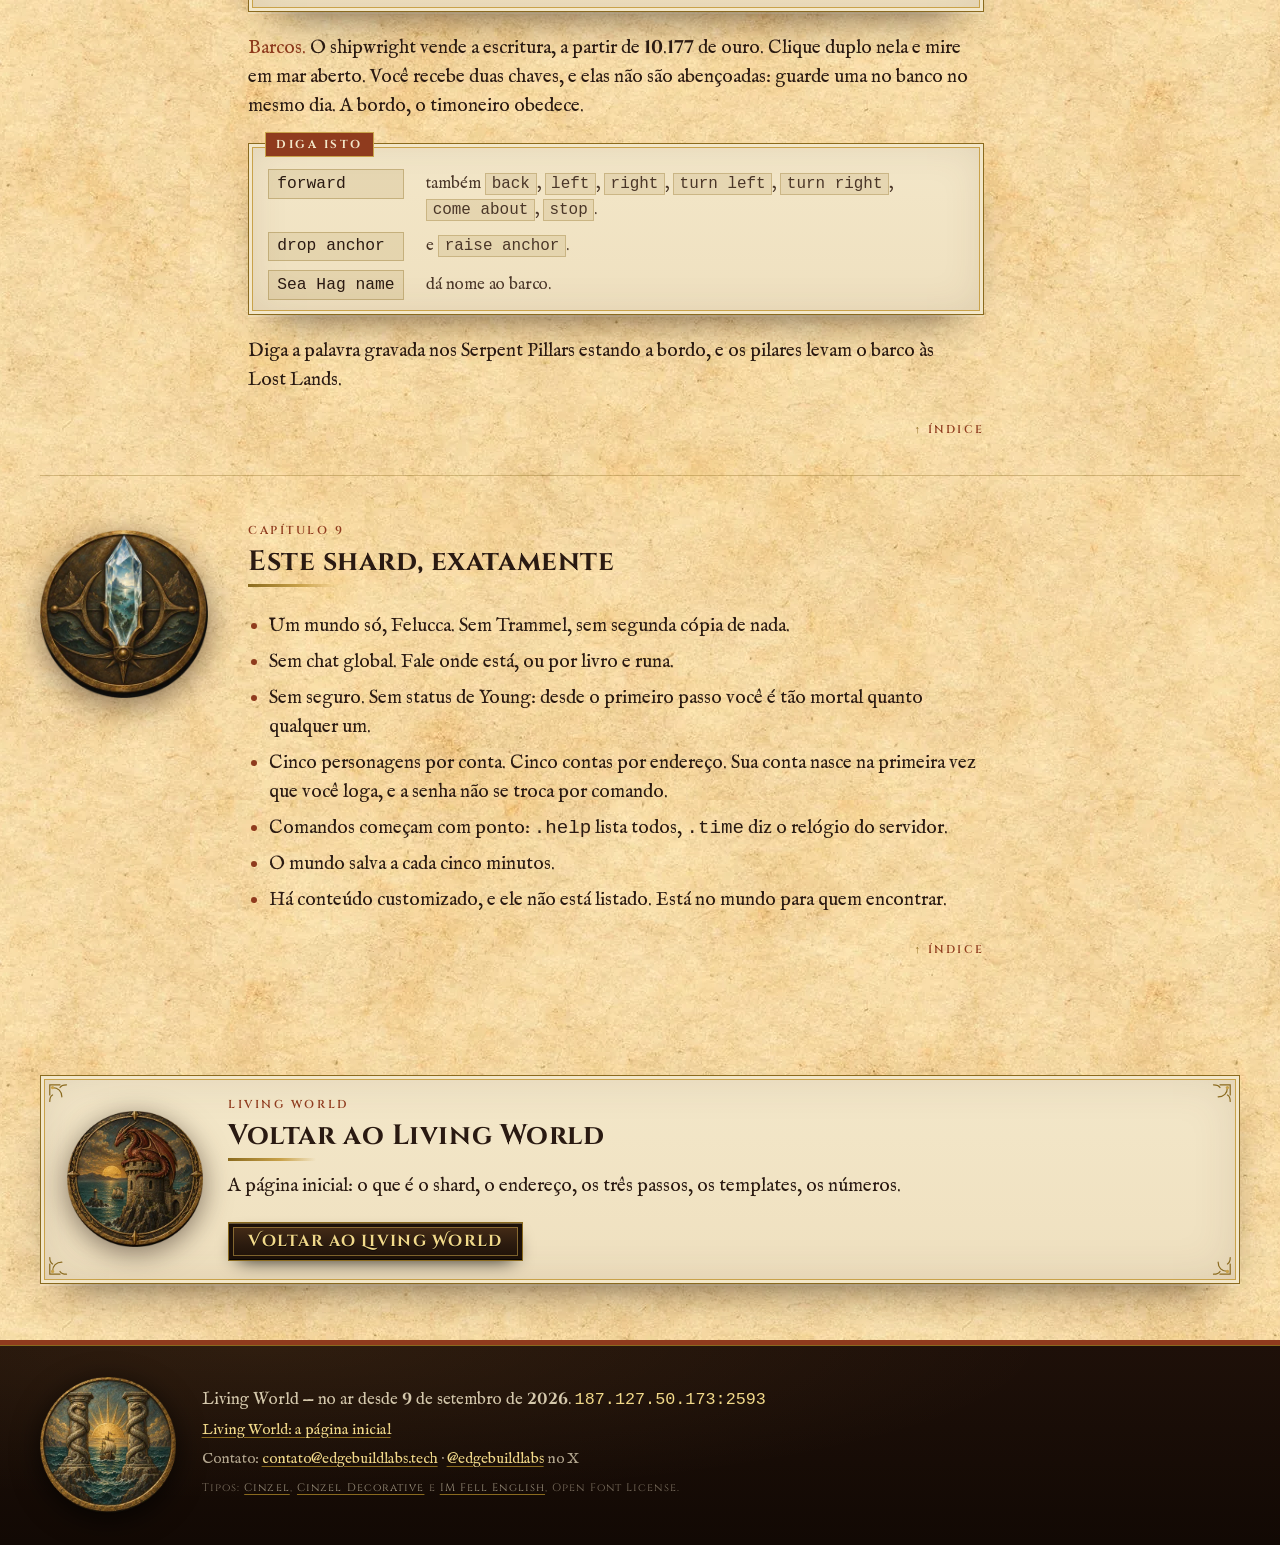
<file: pt/guide/index.html>
<!DOCTYPE html>
<html lang="pt-BR">
<head>
<meta charset="utf-8">
<meta name="viewport" content="width=device-width, initial-scale=1">
<meta name="theme-color" content="#150b06">
<title>Guia do Living World</title>
<meta name="description" content="O que Ultima Online nunca conta, e o que o Living World faz diferente: as palavras que os NPCs entendem, skills e caps, morte, crime, viagem, pets, casa e barco.">

<link rel="canonical" href="https://livingworld.edgebuildlabs.tech/pt/guide/">
<link rel="alternate" hreflang="en" href="https://livingworld.edgebuildlabs.tech/guide/">
<link rel="alternate" hreflang="pt-BR" href="https://livingworld.edgebuildlabs.tech/pt/guide/">
<link rel="alternate" hreflang="es" href="https://livingworld.edgebuildlabs.tech/es/guide/">
<link rel="alternate" hreflang="x-default" href="https://livingworld.edgebuildlabs.tech/guide/">

<meta property="og:type" content="article">
<meta property="og:site_name" content="Living World">
<meta property="og:locale" content="pt_BR">
<meta property="og:url" content="https://livingworld.edgebuildlabs.tech/pt/guide/">
<meta property="og:title" content="Guia do Living World">
<meta property="og:description" content="O que Ultima Online nunca conta, e o que o Living World faz diferente. As palavras que os NPCs entendem, skills e caps, morte, crime, viagem, pets, casa e barco.">
<meta property="og:image" content="https://livingworld.edgebuildlabs.tech/img/og-card.jpg">
<meta property="og:image:secure_url" content="https://livingworld.edgebuildlabs.tech/img/og-card.jpg">
<meta property="og:image:type" content="image/jpeg">
<meta property="og:image:width" content="1200">
<meta property="og:image:height" content="630">
<meta property="og:image:alt" content="Um dragão vermelho cospe fogo num castelo em chamas sobre um mar verde-azulado, com um farol e um barco a vela, pintado na luz âmbar do pôr do sol">
<meta name="twitter:card" content="summary_large_image">
<meta name="twitter:title" content="Guia do Living World">
<meta name="twitter:description" content="O que Ultima Online nunca conta, e o que o Living World faz diferente.">
<meta name="twitter:image" content="https://livingworld.edgebuildlabs.tech/img/og-card.jpg">
<meta name="twitter:image:alt" content="Um dragão vermelho cospe fogo num castelo em chamas sobre um mar verde-azulado, com um farol e um barco a vela, pintado na luz âmbar do pôr do sol">

<link rel="icon" href="/favicon.ico" sizes="16x16 32x32 48x48 64x64">
<link rel="icon" href="/img/favicon-192.png" type="image/png" sizes="192x192">
<link rel="apple-touch-icon" href="/img/apple-touch-icon.png">
<link rel="stylesheet" href="/css/site.css">
</head>
<body class="guide">

<header class="guide-hero">
  <nav class="lang" aria-label="Idioma">
    <a href="/pt/" class="door">Living World</a>
    <a href="/guide/" hreflang="en" lang="en">English</a>
    <a href="/pt/guide/" hreflang="pt-BR" aria-current="page">Português</a>
    <a href="/es/guide/" hreflang="es" lang="es">Español</a>
  </nav>
  <div class="guide-hero-text">
    <h1>O <span>Guia</span></h1>
    <p class="identity">Britannia não se explica. Em 1998 ninguém esperava que explicasse: você perguntava a outro jogador, ou descobria morrendo. Esta página é o outro jogador. Ela cobre o que o jogo nunca conta e o que este shard faz diferente. Não cobre o que você deveria descobrir sozinho.</p>
    <p class="how">As linhas <em>Diga isto</em> são as palavras exatas que o servidor entende. Digite na linha de chat e aperte Enter. Onde precisar de nome, use o nome que aparece sobre a cabeça do NPC ou do pet.</p>
  </div>
</header>

<main>
<div class="col wide">

  <nav class="index frame" id="index" aria-label="Capítulos">
    <a href="#first-minute"><picture><source type="image/webp" srcset="/img/seal.webp"><img src="/img/seal.png" width="360" height="360" alt="" loading="lazy"></picture><span>Primeiro minuto</span></a>
    <a href="#town"><picture><source type="image/webp" srcset="/img/seal-market.webp"><img src="/img/seal-market.png" width="360" height="360" alt="" loading="lazy"></picture><span>A cidade</span></a>
    <a href="#skills"><picture><source type="image/webp" srcset="/img/seal-craft.webp"><img src="/img/seal-craft.png" width="360" height="360" alt="" loading="lazy"></picture><span>Skills</span></a>
    <a href="#death"><picture><source type="image/webp" srcset="/img/seal-ankh.webp"><img src="/img/seal-ankh.png" width="360" height="360" alt="" loading="lazy"></picture><span>Morte</span></a>
    <a href="#crime"><picture><source type="image/webp" srcset="/img/seal-orderchaos.webp"><img src="/img/seal-orderchaos.png" width="360" height="360" alt="" loading="lazy"></picture><span>Crime</span></a>
    <a href="#travel"><picture><source type="image/webp" srcset="/img/seal-runebook.webp"><img src="/img/seal-runebook.png" width="360" height="360" alt="" loading="lazy"></picture><span>Viagem</span></a>
    <a href="#pets"><picture><source type="image/webp" srcset="/img/seal-stable.webp"><img src="/img/seal-stable.png" width="360" height="360" alt="" loading="lazy"></picture><span>Pets</span></a>
    <a href="#home"><picture><source type="image/webp" srcset="/img/seal-home.webp"><img src="/img/seal-home.png" width="360" height="360" alt="" loading="lazy"></picture><span>Casa e barco</span></a>
    <a href="#shard"><picture><source type="image/webp" srcset="/img/seal-shard.webp"><img src="/img/seal-shard.png" width="360" height="360" alt="" loading="lazy"></picture><span>Este shard</span></a>
  </nav>

<section class="chapter reveal" id="first-minute">
  <figure class="chapter-seal"><picture><source type="image/webp" srcset="/img/seal.webp"><img src="/img/seal.png" width="360" height="360" alt="Selo do Living World: duas colunas de pedra esculpidas como serpentes erguendo-se do mar, um navio passando entre elas sob o sol nascente" loading="lazy"></picture></figure>
  <div class="chapter-body">
    <h2><small>Capítulo 1</small>O primeiro minuto</h2>
    <p>Segure o botão direito do mouse para andar; quanto mais longe o cursor do personagem, mais rápido. Clique duplo com o direito anda até o ponto. A câmera não gira.</p>
    <ul class="keys">
      <li><kbd>Alt</kbd>+<kbd>P</kbd> paperdoll</li>
      <li><kbd>Alt</kbd>+<kbd>I</kbd> mochila</li>
      <li><kbd>Alt</kbd>+<kbd>K</kbd> skills</li>
      <li><kbd>Alt</kbd>+<kbd>S</kbd> status</li>
      <li><kbd>Alt</kbd>+<kbd>J</kbd> diário</li>
      <li><kbd>Alt</kbd>+<kbd>O</kbd> opções</li>
      <li><kbd>Tab</kbd> liga e desliga o war mode</li>
    </ul>
    <p>Em war mode, clique duplo ataca. Enter abre a linha de chat; Enter de novo envia, e todo mundo a uma tela de distância ouve. Comece a linha com <code>!</code> para gritar a uma tela e meia, <code>;</code> para sussurrar a um tile, <code>:</code> para emote.</p>
    <p>As macros ficam no paperdoll, em Options. Configure pelo menos duas: <strong>Last Target</strong> e <strong>Target Self</strong>. Toda magia, bandagem e poção pede um alvo; essas duas teclas respondem.</p>
    <p>Razor, três ajustes e nada mais: teclas para Target Self e Last Target; o agente Use Once para poções; um object delay um pouco acima do seu ping. O resto pode esperar uma semana.</p>
    <p class="up"><a href="#index">Índice</a></p>
  </div>
</section>

<section class="chapter reveal" id="town">
  <figure class="chapter-seal"><picture><source type="image/webp" srcset="/img/seal-market.webp"><img src="/img/seal-market.png" width="360" height="360" alt="Selo: uma balança de mercador com uma bolsa de moedas e uma pilha de moedas, um pergaminho atrás" loading="lazy"></picture></figure>
  <div class="chapter-body">
    <h2><small>Capítulo 2</small>Falando com a cidade</h2>
    <p>Vendedores e banqueiros não abrem janela quando você clica neles. Você fala.</p>
    <dl class="say">
      <dt>vendor buy</dt><dd>a até 4 tiles do vendedor. <code>vendor sell</code> idem. Ou pelo nome: <code>Aldous sell</code>.</dd>
      <dt>bank</dt><dd>a até 12 tiles de um banqueiro, abre o seu cofre.</dd>
      <dt>balance</dt><dd>quanto ouro há nele.</dd>
      <dt>withdraw 500</dt><dd>solta essa quantia na mochila, até 5000 por vez.</dd>
      <dt>check 5000</dt><dd>transforma ouro em cheque bancário, de 5000 a um milhão.</dd>
      <dt>guards</dt><dd>em cidade guardada, chama os guardas sobre quem acabou de cometer um crime por perto. Chegam na hora e matam na hora.</dd>
      <dt>Aldous train</dt><dd>qualquer morador que saiba uma skill lista o que ensina. Escolha a skill no menu que aparece e arraste ouro nele. Um gold compra um décimo de ponto. O treinador ensina até 42.0 e não além.</dd>
      <dt>Aldous hire</dt><dd>algumas pessoas trabalham para você por dia. Solte ouro nelas para contratar.</dd>
      <dt>Aldous time</dt><dd>diz a hora. <code>news</code> perto do arauto da cidade.</dd>
    </dl>
    <p>O banco guarda 125 itens, de qualquer peso. Os vendedores repõem o estoque a cada hora, e neste shard não podem ser mortos. Criminoso não usa o banco; assassino não compra em cidade guardada.</p>
    <p>Você começa com 1000 de ouro, uma adaga, uma vela, um livro e as ferramentas do seu template: armadura studded, uma espada e bandagens para o warrior; um spellbook, trinta de cada reagente e um chapéu de mago para o mage; tenazes, picaretas, cinquenta lingotes de ferro, um avental e ferramentas de tinker para o blacksmith.</p>
    <p class="up"><a href="#index">Índice</a></p>
  </div>
</section>

<section class="chapter reveal" id="skills">
  <figure class="chapter-seal"><picture><source type="image/webp" srcset="/img/seal-craft.webp"><img src="/img/seal-craft.png" width="360" height="360" alt="Selo: uma bigorna com um martelo cruzado com uma pena, um livro e um anzol" loading="lazy"></picture></figure>
  <div class="chapter-body">
    <h2><small>Capítulo 3</small>Skills e atributos</h2>
    <p>Não existe nível. Skill sobe fazendo. Todo personagem tem um teto para a soma de todas as skills, e este shard move esse teto pelo calendário: 700 no dia em que a conta é criada, mais 25 a cada 30 dias de existência da conta, até 1000 depois de doze meses. Conta a idade da conta, não o tempo jogado. Cada skill sozinha para em 100.</p>
    <p>Os atributos funcionam do mesmo jeito. Força, Destreza e Inteligência somam no máximo 250, e nenhum passa de 100. Então ninguém é 100/100/100; você escolhe onde os 250 vão.</p>
    <p>Abra a janela de skills com Alt+K. Cada skill tem uma seta. <strong>Para cima</strong> quer dizer que pode subir. <strong>Para baixo</strong> quer dizer que pode ser drenada para abrir espaço para outra. O <strong>cadeado</strong> quer dizer que fica onde está. Quando o total chega ao teto, uma skill marcada para baixo perde o que outra ganha; se nenhuma estiver marcada para baixo, nenhuma sobe. Os atributos têm as mesmas setas.</p>
    <p>Como o ganho funciona aqui:</p>
    <ul class="rules">
      <li>Abaixo de 10.0, a skill sobe a cada uso. Acima disso, quanto mais difícil a tarefa para o seu nível, maior a chance. Falhar também ensina.</li>
      <li>Não existe ganho garantido por tempo. Se uma skill empacou, a tarefa está fácil demais ou difícil demais, não "cedo demais".</li>
      <li>Repetir a mesma ação no mesmo lugar é vigiado: mais de três vezes dentro do mesmo quadrado de 5×5 tiles em cinco minutos, e a skill para de subir ali. Ande.</li>
      <li>Um atributo sobe no máximo uma vez a cada dez minutos.</li>
      <li>Um morador pode ensinar uma skill até 42.0 por ouro. Depois disso, só prática.</li>
    </ul>
    <p class="up"><a href="#index">Índice</a></p>
  </div>
</section>

<section class="chapter reveal" id="death">
  <figure class="chapter-seal"><picture><source type="image/webp" srcset="/img/seal-ankh.webp"><img src="/img/seal-ankh.png" width="360" height="360" alt="Selo: um ankh de pedra sobre um altar entre duas velas acesas" loading="lazy"></picture></figure>
  <div class="chapter-body">
    <h2><small>Capítulo 4</small>Morte</h2>
    <p>Você vai morrer. Quando morrer, vira fantasma. Você anda, vê os vivos, e tudo que diz sai como "OooOOoo". Seu corpo fica onde caiu, com tudo dentro.</p>
    <p>O que sai do corpo e o que não sai:</p>
    <ul class="rules">
      <li>Tudo que você carrega pode ser levado por qualquer um. Isso é full loot.</li>
      <li>O equipamento com que você foi criado é "newbied": fica com você. A não ser que você seja assassino; aí cai como o resto.</li>
      <li>Um corpo dura sete minutos, vira ossos por mais sete, e some. O que está dentro também.</li>
    </ul>
    <p>Como voltar:</p>
    <ul class="rules">
      <li>O curandeiro de qualquer cidade ressuscita de graça quando você fica a até quatro tiles dele, na linha de visão. Curandeiros recusam criminosos e assassinos.</li>
      <li>O ankh de um santuário ressuscita quando você chega perto ou dá um clique duplo nele.</li>
      <li>Outro jogador pode ressuscitar você com uma bandagem, ou com a magia.</li>
    </ul>
    <p>Um assassino que ressuscita com cinco ou mais mortes recentes perde de cinco a quinze por cento de cada atributo e de cada skill. É o preço da cor.</p>
    <p class="up"><a href="#index">Índice</a></p>
  </div>
</section>

<section class="chapter reveal" id="crime">
  <figure class="chapter-seal"><picture><source type="image/webp" srcset="/img/seal-orderchaos.webp"><img src="/img/seal-orderchaos.png" width="360" height="360" alt="Selo: um escudo prateado e um escudo vermelho cruzados atrás de uma espada, uma coroa acima" loading="lazy"></picture></figure>
  <div class="chapter-body">
    <h2><small>Capítulo 5</small>Crime e assassinato</h2>
    <p>Todo mundo carrega uma cor. <strong>Azul</strong> é inocente. <strong>Cinza</strong> é criminoso, por dois minutos. <strong>Vermelho</strong> é assassino.</p>
    <p>Você fica cinza ao atacar um azul, roubar, saquear um corpo que não é seu de saquear, ou curar alguém cinza ou vermelho. Nesses dois minutos você não usa o banco, não passa por moongate, e em cidade guardada qualquer um pode dizer <code>guards</code> e acabar com você.</p>
    <p>49 cidades são guardadas. Buccaneer's Den não é. Fora das cidades não há guarda nenhum, e isso é a maior parte do mundo.</p>
    <dl class="say">
      <dt>I must consider my sins</dt><dd>o servidor diz quantos assassinatos contam contra você.</dd>
    </dl>
    <p>Cinco contagens de longo prazo fazem de você um vermelho. As contagens caem com o tempo jogado: uma de curto prazo a cada oito horas, uma de longo prazo a cada quarenta, e só enquanto você está no mundo. Não existe sistema de recompensa por cabeça aqui.</p>
    <p>Vermelho é uma vida, não um castigo. Vermelhos não compram em cidade guardada, não são ressuscitados pelos curandeiros das cidades, e pagam a perda descrita acima. Alguns jogadores escolhem isso mesmo assim.</p>
    <p class="up"><a href="#index">Índice</a></p>
  </div>
</section>

<section class="chapter reveal" id="travel">
  <figure class="chapter-seal"><picture><source type="image/webp" srcset="/img/seal-runebook.webp"><img src="/img/seal-runebook.png" width="360" height="360" alt="Selo: um livro aberto sobre uma pedra com uma runa brilhando em azul nas páginas" loading="lazy"></picture></figure>
  <div class="chapter-body">
    <h2><small>Capítulo 6</small>Viagem</h2>
    <p><strong>Portais.</strong> A moongate é o portal público de uma cidade; há uma perto de cada uma de nove: Moonglow, Britain, Jhelom, Yew, Minoc, Trinsic, Skara Brae, Magincia e Buccaneer's Den. Neste shard você escolhe o destino: clique duplo na moongate e escolha a cidade. Criminoso não passa, nem quem está no meio de uma luta.</p>
    <p><strong>Runas.</strong> Compre uma runa em branco numa loja de mago, fique onde quer voltar, lance Mark nela, e a runa guarda o lugar. Recall na runa leva você lá. Gate Travel abre um portal seu, que outros podem usar. Um runebook guarda dezesseis runas.</p>
    <p><strong>Preso.</strong> Abra o botão Help do paperdoll e escolha "My character is physically stuck". Em até dois minutos você é levado a Britain, Trinsic, Vesper, Minoc, Yew ou Cove. Funciona duas vezes por dia, não em combate, e não enquanto cinza.</p>
    <p class="up"><a href="#index">Índice</a></p>
  </div>
</section>

<section class="chapter reveal" id="pets">
  <figure class="chapter-seal"><picture><source type="image/webp" srcset="/img/seal-stable.webp"><img src="/img/seal-stable.png" width="360" height="360" alt="Selo: a cabeça de um cavalo numa porta de estábulo, uma ferradura e uma corda enrolada abaixo" loading="lazy"></picture></figure>
  <div class="chapter-body">
    <h2><small>Capítulo 7</small>Pets, mercenários e estábulo</h2>
    <p>Um animal domado ou um contratado obedece a palavras, a até 14 tiles de você.</p>
    <dl class="say">
      <dt>all follow me</dt><dd>também <code>all stay</code>, <code>all come</code>, <code>all stop</code>.</dd>
      <dt>all kill</dt><dd>depois clique no alvo. <code>all guard me</code> mantém todos em cima de você.</dd>
      <dt>Rex follow</dt><dd>um pet pelo nome; também <code>Rex stay</code>, <code>Rex kill</code>.</dd>
      <dt>Rex release</dt><dd>ele volta a ser selvagem.</dd>
      <dt>Rex transfer</dt><dd>dá o pet a outro jogador. <code>Rex friend</code> deixa um amigo dar ordens.</dd>
      <dt>stable</dt><dd>ao treinador de animais, depois clique no pet. 30 de ouro por semana, da mochila ou do banco.</dd>
      <dt>claim</dt><dd>pega todos de volta. <code>claim Rex</code> para um só.</dd>
      <dt>hire</dt><dd>a um lutador de aluguel; ele diz o preço por dia. Solte o ouro nele e ele é seu por quantos dias você pagou.</dd>
    </dl>
    <p class="up"><a href="#index">Índice</a></p>
  </div>
</section>

<section class="chapter reveal" id="home">
  <figure class="chapter-seal"><picture><source type="image/webp" srcset="/img/seal-home.webp"><img src="/img/seal-home.png" width="360" height="360" alt="Selo: uma casa de pedra com janela acesa à beira-mar, um barco a vela, uma chave e uma âncora cruzadas" loading="lazy"></picture></figure>
  <div class="chapter-body">
    <h2><small>Capítulo 8</small>Casa e barco</h2>
    <p><strong>Casas.</strong> Uma por conta. Compre a escritura de um arquiteto; uma casa pequena custa 43.800 de ouro, um castelo 1.022.800. Clique duplo na escritura e escolha o lugar. Uma casa em que ninguém entra por cinco dias decai e some, com tudo dentro.</p>
    <dl class="say">
      <dt>I wish to lock this down</dt><dd>de pé dentro da sua casa. <code>I wish to release this</code> desfaz.</dd>
      <dt>I wish to secure this</dt><dd>um baú trancado que só você e co-donos abrem.</dd>
      <dt>I ban thee</dt><dd>depois clique na visita. <code>remove thyself</code> põe para fora.</dd>
      <dt>I wish to place a trash barrel</dt><dd>o que entra ali some.</dd>
    </dl>
    <p><strong>Barcos.</strong> O shipwright vende a escritura, a partir de 10.177 de ouro. Clique duplo nela e mire em mar aberto. Você recebe duas chaves, e elas não são abençoadas: guarde uma no banco no mesmo dia. A bordo, o timoneiro obedece.</p>
    <dl class="say">
      <dt>forward</dt><dd>também <code>back</code>, <code>left</code>, <code>right</code>, <code>turn left</code>, <code>turn right</code>, <code>come about</code>, <code>stop</code>.</dd>
      <dt>drop anchor</dt><dd>e <code>raise anchor</code>.</dd>
      <dt>Sea Hag name</dt><dd>dá nome ao barco.</dd>
    </dl>
    <p>Diga a palavra gravada nos Serpent Pillars estando a bordo, e os pilares levam o barco às Lost Lands.</p>
    <p class="up"><a href="#index">Índice</a></p>
  </div>
</section>

<section class="chapter reveal" id="shard">
  <figure class="chapter-seal"><picture><source type="image/webp" srcset="/img/seal-shard.webp"><img src="/img/seal-shard.png" width="360" height="360" alt="Selo: um cristal facetado preso num engaste de bronze, com um mundo de mar e terra refletido dentro" loading="lazy"></picture></figure>
  <div class="chapter-body">
    <h2><small>Capítulo 9</small>Este shard, exatamente</h2>
    <ul class="rules">
      <li>Um mundo só, Felucca. Sem Trammel, sem segunda cópia de nada.</li>
      <li>Sem chat global. Fale onde está, ou por livro e runa.</li>
      <li>Sem seguro. Sem status de Young: desde o primeiro passo você é tão mortal quanto qualquer um.</li>
      <li>Cinco personagens por conta. Cinco contas por endereço. Sua conta nasce na primeira vez que você loga, e a senha não se troca por comando.</li>
      <li>Comandos começam com ponto: <code>.help</code> lista todos, <code>.time</code> diz o relógio do servidor.</li>
      <li>O mundo salva a cada cinco minutos.</li>
      <li>Há conteúdo customizado, e ele não está listado. Está no mundo para quem encontrar.</li>
    </ul>
    <p class="up"><a href="#index">Índice</a></p>
  </div>
</section>

</div>

<div class="col wide">
  <section class="guide-card frame reveal" aria-labelledby="back-card-title">
    <picture><source type="image/webp" srcset="/img/seal-dragon.webp"><img src="/img/seal-dragon.png" width="360" height="360" alt="" loading="lazy"></picture>
    <div>
      <h2 id="back-card-title"><small>Living World</small>Voltar ao Living World</h2>
      <p>A página inicial: o que é o shard, o endereço, os três passos, os templates, os números.</p>
      <a class="cta" href="/pt/">Voltar ao Living World</a>
    </div>
  </section>
</div>
</main>

<footer>
  <div class="inner">
    <picture class="seal"><source type="image/webp" srcset="/img/seal.webp"><img src="/img/seal.png" width="360" height="360" alt="Selo do Living World: duas colunas de pedra esculpidas como serpentes erguendo-se do mar, um navio passando entre elas sob o sol nascente" loading="lazy"></picture>
    <div>
      <p>Living World — no ar desde 9 de setembro de 2026. <span class="mono">187.127.50.173:2593</span></p>
      <p class="contact"><a href="/pt/">Living World: a página inicial</a></p>
      <p class="contact">Contato: <a href="mailto:contato@edgebuildlabs.tech">contato@edgebuildlabs.tech</a> · <a href="https://x.com/edgebuildlabs">@edgebuildlabs</a> no X</p>
      <p class="credits">Tipos: <a href="/fonts/OFL-Cinzel.txt">Cinzel</a>, <a href="/fonts/OFL-CinzelDecorative.txt">Cinzel Decorative</a> e <a href="/fonts/OFL-IMFellEnglish.txt">IM Fell English</a>, Open Font License.</p>
    </div>
  </div>
</footer>

</body>
</html>
</file>
<file: css/site.css>
/* Living World — one column, no script, no CDN. Edit the HTML; there is no build.
   Designed for 1920x1080 first; smaller screens must not break.
   Motion is CSS only and switches off under prefers-reduced-motion.
   Visual language: the parchment-and-bronze "gump" frames of the game's own interface. */

@font-face {
  font-family: "Cinzel Decorative";
  src: url("/fonts/CinzelDecorative-Bold.woff2") format("woff2");
  font-weight: 700; font-style: normal; font-display: swap;
}
@font-face {
  font-family: "Cinzel";
  src: url("/fonts/Cinzel-Variable.woff2") format("woff2");
  font-weight: 400 900; font-style: normal; font-display: swap;
}
/* digits only: IM Fell has old-style figures that sit low and small; Cinzel gives every number
   on the page a lining, capital-height figure without touching the words */
@font-face {
  font-family: "Fell Figures";
  src: url("/fonts/CinzelFigures-Bold.woff2") format("woff2");
  font-weight: 400 900; font-style: normal; font-display: swap;
  unicode-range: U+0030-0039;
  size-adjust: 96%;
}
@font-face {
  font-family: "IM Fell English";
  src: url("/fonts/IMFellEnglish-Regular.woff2") format("woff2");
  font-weight: 400; font-style: normal; font-display: swap;
}
@font-face {
  font-family: "IM Fell English";
  src: url("/fonts/IMFellEnglish-Italic.woff2") format("woff2");
  font-weight: 400; font-style: italic; font-display: swap;
}

:root {
  --ink: #2a1a12;
  --ink-soft: #4a3628;
  --parchment: #ead9b4;
  --parchment-light: #f3e7c9;
  --parchment-deep: #d9c391;
  --stone: #8c7f72;
  --stone-dark: #5b514a;
  --amber: #d98a3a;
  --amber-light: #f2c46a;
  --gold: #c9a24a;
  --gold-light: #f1d98a;
  --gold-deep: #8a6a1e;
  --bronze: #6b4a22;
  --terracotta: #b5542a;
  --terracotta-deep: #8f3b1e;
  --smoke: #2a1a12;
  --night: #150b06;
  --display: "Cinzel Decorative", "Cinzel", "Palatino Linotype", Palatino, Georgia, serif;
  --caps: "Cinzel", "Palatino Linotype", Palatino, Georgia, serif;
  --serif: "Fell Figures", "IM Fell English", "Palatino Linotype", Palatino, "Book Antiqua", Georgia, serif;
  --mono: ui-monospace, "Cascadia Mono", Consolas, "Liberation Mono", Menlo, monospace;
  --frame-shadow: 0 22px 44px -26px rgba(42, 26, 18, 0.85), 0 2px 0 rgba(255, 244, 214, 0.5);
}

* { box-sizing: border-box; }

html { color-scheme: light; }

body {
  margin: 0;
  background: var(--parchment) url("/img/parchment.jpg") repeat center top / 900px 900px;
  background-image: image-set(url("/img/parchment.webp") type("image/webp"), url("/img/parchment.jpg") type("image/jpeg"));
  color: var(--ink);
  font-family: var(--serif);
  font-size: 1.2rem;
  line-height: 1.5;
  -webkit-text-size-adjust: 100%;
  font-feature-settings: "kern", "liga";
}

/* aged edges: the page darkens slightly toward its borders, like a sheet kept in a chest */
body::after {
  content: ""; position: fixed; inset: 0; z-index: 0; pointer-events: none;
  background: radial-gradient(ellipse 80% 70% at 50% 45%, transparent 55%, rgba(90, 58, 42, 0.22) 100%);
}
body > * { position: relative; z-index: 1; }

a { color: var(--terracotta-deep); text-decoration-thickness: 1px; text-underline-offset: 3px; text-decoration-color: var(--gold-deep); }
a:hover { color: var(--terracotta); text-decoration-color: var(--terracotta); }
a:focus-visible { outline: 2px solid var(--gold); outline-offset: 3px; }

h1, h2 { font-family: var(--caps); font-weight: 700; line-height: 1.15; margin: 0 0 0.5em; text-wrap: balance; }
h1 { font-family: var(--display); }
h2 { font-size: 1.75rem; letter-spacing: 0.02em; color: var(--ink); position: relative; padding-bottom: 0.55rem; margin-bottom: 0.9em; }
h2::after {
  content: ""; position: absolute; left: 0; bottom: 0; width: 5.5rem; height: 3px;
  background: linear-gradient(90deg, var(--gold-deep), var(--gold) 60%, transparent);
}
h2 small {
  display: block; font-family: var(--caps); font-weight: 600; font-size: 0.72rem;
  letter-spacing: 0.22em; text-transform: uppercase; color: var(--terracotta-deep); margin-bottom: 0.55rem;
}
h3 { font-family: var(--serif); font-size: 1.35rem; font-weight: 400; line-height: 1.15; margin: 0 0 0.5em; text-wrap: balance; }

p { margin: 0 0 1em; text-wrap: pretty; }
code, .mono { font-family: var(--mono); }
strong { font-weight: 400; color: var(--terracotta-deep); }
img { max-width: 100%; height: auto; display: block; }

/* a drop capital opens each chapter of the page */
.col h2 + p::first-letter {
  font-family: var(--display); float: left; font-size: 3.4em; line-height: 0.82;
  padding: 0.08em 0.12em 0 0; color: var(--terracotta-deep);
  text-shadow: 0 1px 0 var(--parchment-light), 0 2px 0 rgba(90, 58, 42, 0.25);
}

/* ---------- motion ---------- */

@keyframes kenburns { from { transform: scale(1); } to { transform: scale(1.06); } }
@keyframes flicker {
  0%   { opacity: 0.45; transform: scale(1); }
  30%  { opacity: 0.75; transform: scale(1.06); }
  55%  { opacity: 0.5;  transform: scale(0.97); }
  80%  { opacity: 0.8;  transform: scale(1.04); }
  100% { opacity: 0.55; transform: scale(1); }
}
@keyframes lantern { from { opacity: 0.35; transform: scale(0.9); } to { opacity: 0.8; transform: scale(1.15); } }
@keyframes rise { from { opacity: 0; transform: translateY(18px); } to { opacity: 1; transform: none; } }
@keyframes ember {
  0%   { transform: translate(0, 0) scale(1); opacity: 0; }
  10%  { opacity: 0.9; }
  100% { transform: translate(var(--drift, 20px), -420px) scale(0.3); opacity: 0; }
}
@keyframes fadein { from { opacity: 0; transform: translateY(24px); } to { opacity: 1; transform: none; } }

/* ---------- the gump frame: parchment plate, bronze rule, gold hairline, corner marks ---------- */

.frame {
  position: relative;
  background: linear-gradient(180deg, var(--parchment-light), #efe0bf);
  border: 1px solid var(--gold-deep);
  box-shadow:
    inset 0 0 0 3px var(--parchment-light),
    inset 0 0 0 4px var(--gold),
    inset 0 0 48px rgba(90, 58, 42, 0.14),
    var(--frame-shadow);
}
.frame::before {
  content: ""; position: absolute; inset: 6px; pointer-events: none;
  background-image: url("data:image/svg+xml;utf8,%3Csvg xmlns='http://www.w3.org/2000/svg' viewBox='0 0 28 28'%3E%3Cg transform='rotate(0 14 14)' fill='none' stroke='%238a6a1e' stroke-width='1.3' stroke-linecap='round'%3E%3Cpath d='M3 14V3h11'/%3E%3Cpath d='M6 6c6 0 10 4 10 10'/%3E%3Cpath d='M3 21c0-4 1-6 3-7'/%3E%3Cpath d='M21 3c-4 0-6 1-7 3'/%3E%3C/g%3E%3Ccircle cx='6' cy='6' r='1.8' fill='%23c9a24a' transform='rotate(0 14 14)'/%3E%3C/svg%3E"), url("data:image/svg+xml;utf8,%3Csvg xmlns='http://www.w3.org/2000/svg' viewBox='0 0 28 28'%3E%3Cg transform='rotate(90 14 14)' fill='none' stroke='%238a6a1e' stroke-width='1.3' stroke-linecap='round'%3E%3Cpath d='M3 14V3h11'/%3E%3Cpath d='M6 6c6 0 10 4 10 10'/%3E%3Cpath d='M3 21c0-4 1-6 3-7'/%3E%3Cpath d='M21 3c-4 0-6 1-7 3'/%3E%3C/g%3E%3Ccircle cx='6' cy='6' r='1.8' fill='%23c9a24a' transform='rotate(90 14 14)'/%3E%3C/svg%3E"), url("data:image/svg+xml;utf8,%3Csvg xmlns='http://www.w3.org/2000/svg' viewBox='0 0 28 28'%3E%3Cg transform='rotate(270 14 14)' fill='none' stroke='%238a6a1e' stroke-width='1.3' stroke-linecap='round'%3E%3Cpath d='M3 14V3h11'/%3E%3Cpath d='M6 6c6 0 10 4 10 10'/%3E%3Cpath d='M3 21c0-4 1-6 3-7'/%3E%3Cpath d='M21 3c-4 0-6 1-7 3'/%3E%3C/g%3E%3Ccircle cx='6' cy='6' r='1.8' fill='%23c9a24a' transform='rotate(270 14 14)'/%3E%3C/svg%3E"), url("data:image/svg+xml;utf8,%3Csvg xmlns='http://www.w3.org/2000/svg' viewBox='0 0 28 28'%3E%3Cg transform='rotate(180 14 14)' fill='none' stroke='%238a6a1e' stroke-width='1.3' stroke-linecap='round'%3E%3Cpath d='M3 14V3h11'/%3E%3Cpath d='M6 6c6 0 10 4 10 10'/%3E%3Cpath d='M3 21c0-4 1-6 3-7'/%3E%3Cpath d='M21 3c-4 0-6 1-7 3'/%3E%3C/g%3E%3Ccircle cx='6' cy='6' r='1.8' fill='%23c9a24a' transform='rotate(180 14 14)'/%3E%3C/svg%3E");
  background-position: top left, top right, bottom left, bottom right;
  background-repeat: no-repeat;
  background-size: 26px 26px;
}

/* ---------- top bar ---------- */

.lang {
  position: absolute; top: 0; left: 0; right: 0; z-index: 5;
  display: flex; justify-content: flex-end; align-items: center; gap: 1.4rem;
  padding: 0.9rem 1.5rem;
  font-family: var(--caps); font-weight: 600; font-size: 0.78rem; letter-spacing: 0.1em;
  background: linear-gradient(180deg, rgba(21, 11, 6, 0.6), transparent);
}
.lang a { color: rgba(241, 217, 138, 0.75); text-decoration: none; text-shadow: 0 1px 2px #000; }
.lang a:hover { color: #fff; text-decoration: underline; }
.lang [aria-current="page"] { color: var(--gold-light); }

/* ---------- hero: the painting, then the bronze plate with the address ---------- */

.hero {
  position: relative;
  background: var(--night);
  color: var(--parchment-light);
  border-bottom: 5px solid var(--terracotta-deep);
  box-shadow: 0 6px 0 var(--gold-deep);
}

.hero-painting {
  position: relative;
  overflow: hidden;
  width: 100%;
  /* height from the painting's own ratio, capped so the address bar stays on the first screen;
     no aspect-ratio here: with a max-height, aspect-ratio narrows the box instead of cropping the image */
  height: min(80vh, 42.85vw);
  background: var(--night);
}
.hero-painting img.hero-img {
  width: 100%; height: 100%; object-fit: cover; object-position: 30% 50%;
  transform-origin: 45% 40%;
  animation: kenburns 50s ease-in-out infinite alternate;
}
/* painted vignette over the edges of the canvas */
.hero-painting::after {
  content: ""; position: absolute; inset: 0; pointer-events: none; z-index: 1;
  box-shadow: inset 0 0 140px rgba(21, 11, 6, 0.55);
}

.glow { position: absolute; pointer-events: none; border-radius: 50%; mix-blend-mode: screen; }
.glow-fire {
  left: 55%; top: 8%; width: 20%; height: 32%;
  background: radial-gradient(closest-side, rgba(255, 150, 40, 0.75), rgba(255, 90, 20, 0.3) 45%, transparent 70%);
  animation: flicker 1.7s ease-in-out infinite;
}
.glow-fire2 {
  left: 60%; top: 14%; width: 10%; height: 18%;
  background: radial-gradient(closest-side, rgba(255, 230, 150, 0.8), transparent 70%);
  animation: flicker 1.1s ease-in-out infinite reverse;
}
.glow-lantern {
  left: 10.5%; top: 37%; width: 5%; height: 11%;
  background: radial-gradient(closest-side, rgba(255, 220, 140, 0.95), rgba(255, 180, 80, 0.4) 40%, transparent 70%);
  animation: lantern 2.6s ease-in-out infinite alternate;
}

.embers { position: absolute; left: 52%; top: 22%; width: 24%; height: 30%; pointer-events: none; }
.embers i {
  position: absolute; bottom: 0; width: 5px; height: 5px; border-radius: 50%;
  background: #ffc46a; box-shadow: 0 0 8px 2px rgba(255, 150, 50, 0.8);
  opacity: 0;
  animation: ember 6s linear infinite;
}
.embers i:nth-child(1)  { left: 5%;  animation-delay: 0s;    animation-duration: 7s;   --drift: 30px; }
.embers i:nth-child(2)  { left: 18%; animation-delay: 1.1s;  animation-duration: 6s;   --drift: -20px; }
.embers i:nth-child(3)  { left: 30%; animation-delay: 2.3s;  animation-duration: 8s;   --drift: 45px; }
.embers i:nth-child(4)  { left: 42%; animation-delay: 0.6s;  animation-duration: 6.5s; --drift: 10px; }
.embers i:nth-child(5)  { left: 55%; animation-delay: 3.2s;  animation-duration: 7.5s; --drift: -35px; }
.embers i:nth-child(6)  { left: 66%; animation-delay: 1.8s;  animation-duration: 6.2s; --drift: 25px; }
.embers i:nth-child(7)  { left: 78%; animation-delay: 4.1s;  animation-duration: 8.5s; --drift: 55px; }
.embers i:nth-child(8)  { left: 88%; animation-delay: 2.9s;  animation-duration: 7.2s; --drift: -15px; }
.embers i:nth-child(9)  { left: 12%; animation-delay: 4.8s;  animation-duration: 6.8s; --drift: 40px; }
.embers i:nth-child(10) { left: 48%; animation-delay: 5.5s;  animation-duration: 7.8s; --drift: -25px; }

.hero-title {
  position: absolute; left: 0; right: 0; bottom: 0; z-index: 2;
  padding: 8rem 4vw 2.2rem;
  background: linear-gradient(180deg, transparent, rgba(21, 11, 6, 0.55) 45%, rgba(21, 11, 6, 0.9));
}
.hero-title h1 {
  font-size: clamp(2.4rem, 5vw, 5.6rem);
  letter-spacing: 0.05em;
  margin: 0 0 0.25em;
  color: var(--gold-light);
  background: linear-gradient(180deg, #fbe7a6 0%, #e6c26a 45%, #b8892e 70%, #f1d98a 100%);
  -webkit-background-clip: text; background-clip: text; -webkit-text-fill-color: transparent;
  filter: drop-shadow(0 2px 0 #4a1e0c) drop-shadow(0 8px 22px rgba(0, 0, 0, 0.85));
  animation: rise 1.1s ease-out both;
}
.identity {
  max-width: 58rem;
  font-size: clamp(1.1rem, 1.45vw, 1.55rem);
  line-height: 1.4; margin: 0;
  text-shadow: 0 1px 2px rgba(0, 0, 0, 0.95), 0 0 20px rgba(0, 0, 0, 0.8);
  animation: rise 1.1s 0.25s ease-out both;
}

.hero-bar {
  display: grid;
  grid-template-columns: max-content 1fr;
  gap: 1rem 3rem; align-items: center;
  max-width: 120rem; margin: 0 auto;
  padding: 1.5rem 4vw 1.7rem;
  background:
    linear-gradient(90deg, rgba(255, 190, 90, 0.07), transparent 40%),
    linear-gradient(180deg, #1e1009, #120904);
  animation: rise 1.1s 0.45s ease-out both;
}
/* the bronze plate */
.connect {
  display: grid;
  grid-template-columns: max-content max-content max-content max-content;
  gap: 0.2rem 1.4rem; align-items: baseline;
  margin: 0;
  padding: 1rem 1.6rem;
  background: linear-gradient(180deg, #4a2f18, #2a1a0e 60%, #1c1008);
  border: 1px solid var(--gold-deep);
  box-shadow:
    inset 0 1px 0 rgba(255, 224, 150, 0.35),
    inset 0 -1px 0 rgba(0, 0, 0, 0.7),
    inset 0 0 0 4px #1c1008,
    inset 0 0 0 5px rgba(201, 162, 74, 0.55),
    0 0 36px rgba(255, 160, 60, 0.16),
    0 10px 24px -12px #000;
}
.connect dt { font-family: var(--caps); font-weight: 600; font-size: 0.7rem; letter-spacing: 0.22em; text-transform: uppercase; color: var(--gold); }
.connect dd {
  margin: 0; font-family: var(--mono); font-size: 1.7rem; color: #fff8e6;
  font-variant-numeric: tabular-nums;
  text-shadow: 0 0 14px rgba(255, 190, 90, 0.45);
  user-select: all; -webkit-user-select: all;
}

.hero-notes { max-width: 60rem; }
.hero-notes p { margin: 0 0 0.35em; }
.newbie { font-size: 1.15rem; color: var(--parchment-light); }
.newbie strong { color: var(--gold-light); }
.client-line { font-size: 1.05rem; color: rgba(243, 231, 201, 0.8); }
.open-since { font-style: italic; color: var(--gold-light); }

/* ---------- sections ---------- */

.col { max-width: 46rem; margin: 0 auto; padding: 1rem 1.5rem 3rem; }
.col.wide { max-width: 78rem; }

section { padding: 2.75rem 0 1.5rem; }

@supports (animation-timeline: view()) {
  .reveal { animation: fadein linear both; animation-timeline: view(); animation-range: entry 0% entry 35%; }
}

.fleuron {
  display: block; width: 100%; height: 26px; margin: 1.75rem 0 0;
  background: url("data:image/svg+xml;utf8,<svg xmlns='http://www.w3.org/2000/svg' viewBox='0 0 400 26'><g fill='none' stroke='%238a6a1e' stroke-width='1.2'><path d='M0 13h150M250 13h150'/></g><g fill='%23c9a24a' stroke='%238a6a1e' stroke-width='1'><path d='M200 4l9 9-9 9-9-9z'/><path d='M178 13l6-4v8zM222 13l-6-4v8z'/></g><g fill='none' stroke='%238a6a1e' stroke-width='1.2'><path d='M158 13c8-8 14-8 20 0M222 13c6-8 12-8 20 0'/></g></svg>") center / auto 26px no-repeat;
}

/* timeline */
.cap {
  display: grid; grid-template-columns: repeat(3, 1fr); gap: 0;
  margin: 1.25rem 0; padding: 6px; list-style: none;
}
.cap li { padding: 1.2rem 0.75rem 1rem; text-align: center; border-right: 1px solid rgba(138, 106, 30, 0.35); }
.cap li:last-child { border-right: 0; }
.cap b {
  display: block; font-family: var(--caps); font-size: 2.4rem; color: var(--terracotta-deep); line-height: 1.1;
  font-variant-numeric: tabular-nums;
  text-shadow: 0 1px 0 var(--parchment-light), 0 2px 0 rgba(90, 58, 42, 0.25);
}
.cap span { font-family: var(--caps); font-weight: 600; font-size: 0.72rem; letter-spacing: 0.12em; text-transform: uppercase; color: var(--stone-dark); }

/* how to get in: bronze medallions for the sequence */
.steps { counter-reset: step; list-style: none; padding: 0; margin: 1rem 0; }
.steps li { position: relative; padding-left: 3.6rem; margin-bottom: 1.6rem; }
.steps li::before {
  counter-increment: step; content: counter(step);
  position: absolute; left: 0; top: 0;
  width: 2.5rem; height: 2.5rem; border-radius: 50%;
  background: radial-gradient(circle at 35% 30%, #d9a75a, #8f3b1e 55%, #5a2410);
  color: var(--parchment-light);
  box-shadow: inset 0 0 0 2px #5a2410, inset 0 0 0 3px var(--gold), 0 3px 8px -2px rgba(42, 26, 18, 0.7);
  font-family: var(--caps); font-weight: 700; font-size: 1.15rem;
  display: flex; align-items: center; justify-content: center;
  text-shadow: 0 1px 0 rgba(0, 0, 0, 0.5);
}
.steps li p:last-child { margin-bottom: 0; }
.steps h3 { margin-bottom: 0.25em; }
.steps .alt { margin-top: 0.9rem; padding: 0.8rem 1.1rem; border-left: 3px solid var(--gold); background: var(--parchment-light); font-size: 1.05rem; box-shadow: inset 0 0 24px rgba(90, 58, 42, 0.08); }
.steps .alt b { font-family: var(--caps); font-size: 0.85rem; letter-spacing: 0.06em; color: var(--terracotta-deep); }

.fields {
  display: inline-grid; grid-template-columns: max-content max-content; gap: 0.25rem 1rem;
  margin: 0.4rem 0 0.8rem; padding: 0.7rem 1.1rem;
  border: 1px solid var(--gold-deep); background: var(--parchment-light);
  box-shadow: inset 0 0 0 2px var(--parchment-light), inset 0 0 0 3px rgba(201, 162, 74, 0.5);
}
.fields dt { font-family: var(--caps); font-weight: 600; color: var(--stone-dark); font-size: 0.78rem; letter-spacing: 0.1em; }
.fields dd { margin: 0; font-family: var(--mono); user-select: all; -webkit-user-select: all; }

/* templates: four framed portraits */
.templates {
  display: grid; grid-template-columns: repeat(4, 1fr); gap: 1.4rem;
  margin: 1.5rem 0; padding: 0; list-style: none;
}
.templates li { padding: 6px; transition: transform 0.35s ease, box-shadow 0.35s ease; }
.templates li:hover { transform: translateY(-6px); }
.templates .card-img { position: relative; margin: 4px; overflow: hidden; aspect-ratio: 440 / 640; }
.templates .card-img img { width: 100%; height: 100%; object-fit: cover; object-position: 50% 0%; transform-origin: 50% 20%; transition: transform 1.2s ease; }
.templates li:hover .card-img img { transform: scale(1.05); }
.templates .card-img::after, .watch .pic::after {
  content: ""; position: absolute; inset: 0; pointer-events: none;
  box-shadow: inset 0 0 0 1px rgba(138, 106, 30, 0.6), inset 0 0 46px rgba(42, 26, 18, 0.5);
}
.templates .card-text { padding: 0.9rem 0.9rem 0.8rem; }
.templates b { display: block; font-family: var(--caps); font-size: 1.15rem; font-weight: 700; color: var(--terracotta-deep); margin-bottom: 0.25rem; letter-spacing: 0.04em; }
.templates span { font-size: 1rem; color: var(--ink-soft); }
.templates .advanced .card-img {
  display: flex; align-items: center; justify-content: center;
  background: radial-gradient(ellipse at 50% 40%, #3a2418, #150b06 75%);
  color: var(--gold-light); font-family: var(--display); font-size: 5rem;
  text-shadow: 0 0 30px rgba(241, 217, 138, 0.45);
}

/* the vista: a full-bleed painting between chapters */
.vista {
  position: relative; overflow: hidden;
  min-height: 62vh;
  display: grid; place-items: center;
  background: var(--night) url("/img/vista.jpg") center 35% / cover no-repeat;
  background-image: image-set(url("/img/vista.webp") type("image/webp"), url("/img/vista.jpg") type("image/jpeg"));
  color: var(--parchment-light);
  border-top: 5px solid var(--terracotta-deep); border-bottom: 5px solid var(--terracotta-deep);
  box-shadow: inset 0 1px 0 var(--gold-deep), inset 0 -1px 0 var(--gold-deep), 0 -6px 0 var(--gold-deep), 0 6px 0 var(--gold-deep);
  text-align: center; padding: 5rem 1.5rem;
}
@media (min-width: 1100px) and (hover: hover) { .vista { background-attachment: fixed; } }
.vista::before { content: ""; position: absolute; inset: 0; background: radial-gradient(ellipse at 50% 60%, rgba(21, 11, 6, 0.55), rgba(21, 11, 6, 0.15) 60%, rgba(21, 11, 6, 0.6)); }
.vista .inner { position: relative; max-width: 50rem; }
.vista .one-world {
  font-family: var(--caps); font-size: clamp(1.4rem, 2.4vw, 2.4rem); line-height: 1.3;
  color: var(--gold-light); text-shadow: 0 2px 0 #4a1e0c, 0 8px 30px rgba(0, 0, 0, 0.9);
  margin: 0 0 1rem;
}
.vista.moon {
  background-image: url("/img/moongate-night.jpg");
  background-image: image-set(url("/img/moongate-night.webp") type("image/webp"), url("/img/moongate-night.jpg") type("image/jpeg"));
  background-position: center 45%; min-height: 56vh; padding: 0;
}
.vista.moon::before { background: linear-gradient(180deg, rgba(21, 11, 6, 0.35), transparent 30%, transparent 70%, rgba(21, 11, 6, 0.35)); }
.vista p { font-size: 1.2rem; text-shadow: 0 1px 2px rgba(0, 0, 0, 0.95), 0 0 20px rgba(0, 0, 0, 0.8); margin: 0; }

/* era sheet: a tablet */
.sheet {
  list-style: none; padding: 0.4rem 1.1rem; margin: 1rem 0;
  font-family: var(--mono); font-size: 0.95rem; font-variant-numeric: tabular-nums;
}
.sheet li { padding: 0.55rem 0; border-bottom: 1px dashed rgba(138, 106, 30, 0.45); }
.sheet li:last-child { border-bottom: 0; }

/* two-column chapters: text beside a framed painting */
.not-here, .with-figure { display: grid; grid-template-columns: 1fr 22rem; gap: 3rem; align-items: start; }
.with-figure .watch { margin-top: 2.75rem; }
.none { list-style: none; padding: 0; margin: 1rem 0; }
.none li { padding: 0.85rem 0; border-bottom: 1px solid rgba(138, 106, 30, 0.3); }
.none li:last-child { border-bottom: 0; }
.none b { font-family: var(--caps); font-size: 0.9rem; color: var(--terracotta-deep); display: block; margin-bottom: 0.2rem; letter-spacing: 0.04em; }
.watch { margin: 0; padding: 6px; }
.watch .pic { position: relative; margin: 4px; }
.watch img { width: 100%; }
.watch figcaption { font-style: italic; font-size: 0.98rem; color: var(--ink-soft); padding: 0.7rem 0.6rem 0.5rem; text-align: center; }

/* faq */
.faq dt { font-size: 1.35rem; margin-top: 1.2rem; }
.faq dd { margin: 0.2rem 0 0; }

/* footer: dark leather and a gold rule */
footer {
  border-top: 5px solid var(--terracotta-deep);
  box-shadow: inset 0 1px 0 var(--gold-deep);
  background:
    radial-gradient(ellipse at 20% 0%, rgba(255, 190, 90, 0.08), transparent 55%),
    linear-gradient(180deg, #1e1009, #120904);
  color: rgba(243, 231, 201, 0.85);
}
footer .inner { max-width: 78rem; margin: 0 auto; padding: 2rem 1.5rem; font-size: 1.05rem; display: grid; grid-template-columns: max-content 1fr; gap: 1.6rem; align-items: center; }
footer .seal img { width: 8.5rem; height: 8.5rem; filter: drop-shadow(0 6px 14px rgba(0, 0, 0, 0.7)); }
footer p { margin: 0 0 0.4rem; }
footer .mono { color: var(--gold-light); font-variant-numeric: tabular-nums; }
footer .contact { font-size: 0.95rem; color: rgba(243, 231, 201, 0.7); }
footer .contact a { color: var(--gold-light); }
footer .credits { font-family: var(--caps); font-size: 0.68rem; letter-spacing: 0.1em; color: rgba(243, 231, 201, 0.45); margin-top: 0.6rem; }
footer .credits a { color: rgba(243, 231, 201, 0.6); }

/* ---------- the Guide page ---------- */

.guide-hero {
  position: relative; overflow: hidden;
  background: var(--night) url("/img/moongate-night.jpg") center 40% / cover no-repeat;
  background-image: image-set(url("/img/moongate-night.webp") type("image/webp"), url("/img/moongate-night.jpg") type("image/jpeg"));
  color: var(--parchment-light);
  border-bottom: 5px solid var(--terracotta-deep);
  box-shadow: 0 6px 0 var(--gold-deep);
}
.guide-hero::before { content: ""; position: absolute; inset: 0; background: linear-gradient(180deg, rgba(21, 11, 6, 0.45), rgba(21, 11, 6, 0.5) 30%, rgba(21, 11, 6, 0.9) 62%, rgba(21, 11, 6, 0.97)); }
.guide-hero-text { position: relative; max-width: 78rem; margin: 0 auto; padding: 9rem 1.5rem 2.6rem; }
.guide-hero h1 {
  font-size: clamp(2.4rem, 5vw, 5rem); letter-spacing: 0.05em; margin: 0 0 0.3em;
  background: linear-gradient(180deg, #fbe7a6 0%, #e6c26a 45%, #b8892e 70%, #f1d98a 100%);
  -webkit-background-clip: text; background-clip: text; -webkit-text-fill-color: transparent;
  filter: drop-shadow(0 2px 0 #4a1e0c) drop-shadow(0 8px 22px rgba(0, 0, 0, 0.85));
}
.guide-hero .identity { max-width: 52rem; color: #fff8e6; text-shadow: 0 1px 2px #000, 0 0 18px #000, 0 0 40px rgba(0, 0, 0, 0.9); }
.guide-hero .how { max-width: 52rem; margin: 0.9rem 0 0; font-size: 1.05rem; color: #f3e7c9; text-shadow: 0 1px 2px #000, 0 0 18px #000; }
.guide-hero .how em { color: var(--gold-light); font-style: italic; }
.guide-card { display: grid; grid-template-columns: 8.5rem 1fr; gap: 1.6rem; align-items: center; padding: 1.4rem 1.6rem; margin: 1rem 0 0.5rem; }
.guide-card img { width: 8.5rem; height: 8.5rem; filter: drop-shadow(0 6px 14px rgba(42, 26, 18, 0.55)); }
.guide-card h2 { margin-bottom: 0.4em; }
.guide-card p { margin-bottom: 0.6em; }
/* the one button of the site: a bronze plate with a gold rim. Used at the top of every page
   (.door, leading to the other page) and on the framed cards before the footer (.cta). */
.lang .door, .cta {
  display: inline-block; margin: 0; padding: 0.55rem 1.2rem;
  font-family: var(--display); font-size: 1rem; letter-spacing: 0.08em; line-height: 1.2; text-decoration: none;
  color: var(--gold-light); text-shadow: 0 1px 0 rgba(0, 0, 0, 0.6);
  background: linear-gradient(180deg, #4a2f18, #2a1a0e 60%, #1c1008);
  border: 1px solid var(--gold-deep);
  box-shadow: inset 0 1px 0 rgba(255, 224, 150, 0.35), inset 0 -1px 0 rgba(0, 0, 0, 0.7), inset 0 0 0 4px #1c1008, inset 0 0 0 5px rgba(201, 162, 74, 0.55), 0 8px 20px -10px #000;
  transition: color 0.2s ease, background 0.2s ease, box-shadow 0.2s ease, transform 0.2s ease;
}
.lang .door:hover, .cta:hover, .lang .door:focus-visible, .cta:focus-visible {
  color: #fff; text-decoration: none;
  background: linear-gradient(180deg, #6b4222, #3a2414 60%, #241409);
  box-shadow: inset 0 1px 0 rgba(255, 224, 150, 0.5), inset 0 -1px 0 rgba(0, 0, 0, 0.7), inset 0 0 0 4px #241409, inset 0 0 0 5px var(--gold), 0 0 24px rgba(255, 190, 90, 0.35), 0 8px 20px -10px #000;
  transform: translateY(-1px);
}
.lang .door { margin-right: auto; }
.cta { margin-top: 0.6rem; }

.chapter {
  display: grid; grid-template-columns: 10.5rem 1fr; gap: 2.5rem; align-items: start;
  padding: 3rem 0 2rem; border-bottom: 1px solid rgba(138, 106, 30, 0.35);
}
.chapter:last-child { border-bottom: 0; }
.chapter-seal { margin: 0; padding-top: 0.4rem; }
.chapter-seal img { width: 10.5rem; height: 10.5rem; filter: drop-shadow(0 8px 16px rgba(42, 26, 18, 0.55)); }
.chapter-body { max-width: 46rem; }

/* "Say this": the words the server understands */
.say {
  position: relative; margin: 1.4rem 0 1.4rem; padding: 1.6rem 1.2rem 0.9rem;
  display: grid; grid-template-columns: max-content 1fr; gap: 0.55rem 1.4rem; align-items: baseline;
  background: linear-gradient(180deg, var(--parchment-light), #efe0bf);
  border: 1px solid var(--gold-deep);
  box-shadow: inset 0 0 0 3px var(--parchment-light), inset 0 0 0 4px var(--gold), inset 0 0 40px rgba(90, 58, 42, 0.12), var(--frame-shadow);
}
.say::before {
  content: "Say this"; position: absolute; top: -0.75rem; left: 1rem;
  font-family: var(--caps); font-weight: 700; font-size: 0.72rem; letter-spacing: 0.22em; text-transform: uppercase;
  color: var(--parchment-light); background: var(--terracotta-deep); padding: 0.25rem 0.7rem;
  box-shadow: inset 0 0 0 1px var(--gold);
}
html[lang="pt-BR"] .say::before { content: "Diga isto"; }
html[lang="es"] .say::before { content: "Di esto"; }
.say dt { font-family: var(--mono); font-size: 1.02rem; color: var(--ink); background: rgba(138, 106, 30, 0.12); padding: 0.1rem 0.5rem; border: 1px solid rgba(138, 106, 30, 0.35); user-select: all; -webkit-user-select: all; white-space: nowrap; }
.say dd { margin: 0; font-size: 1.05rem; color: var(--ink-soft); }
.say dd code, .chapter-body p code { font-family: var(--mono); font-size: 0.95em; background: rgba(138, 106, 30, 0.12); padding: 0.05rem 0.35rem; border: 1px solid rgba(138, 106, 30, 0.3); white-space: nowrap; }

.keys { list-style: none; padding: 0; margin: 0.6rem 0 1rem; display: grid; grid-template-columns: repeat(auto-fit, minmax(13rem, 1fr)); gap: 0.35rem 1.2rem; font-size: 1.05rem; }
kbd { font-family: var(--caps); font-weight: 600; font-size: 0.78em; letter-spacing: 0.05em; padding: 0.1rem 0.45rem; border: 1px solid var(--gold-deep); border-bottom-width: 2px; background: var(--parchment-light); color: var(--ink); }
.rules { margin: 0.4rem 0 1.2rem; padding-left: 1.3rem; }
.rules li { margin-bottom: 0.45rem; }
.rules li::marker { color: var(--terracotta-deep); }

/* the Guide's index: the nine seals as a clickable table of contents */
.index {
  display: grid; grid-template-columns: repeat(9, 1fr); gap: 0.6rem;
  padding: 1.1rem 1rem 0.9rem; margin: 1.75rem 0 0.5rem;
}
.index a { text-align: center; text-decoration: none; color: var(--ink); font-family: var(--caps); font-weight: 600; font-size: 0.7rem; letter-spacing: 0.08em; line-height: 1.2; }
.index img { width: 4.6rem; height: 4.6rem; margin: 0 auto 0.4rem; filter: drop-shadow(0 4px 8px rgba(42, 26, 18, 0.5)); transition: transform 0.25s ease; }
.index a:hover img, .index a:focus-visible img { transform: translateY(-3px) scale(1.06); }
.index a:hover span { color: var(--terracotta-deep); }
.index span { display: block; }
.chapter { scroll-margin-top: 1rem; }
.up { text-align: right; margin: 1.2rem 0 0; }
.up a { font-family: var(--caps); font-weight: 600; font-size: 0.7rem; letter-spacing: 0.2em; text-transform: uppercase; color: var(--terracotta-deep); text-decoration: none; }
.up a::before { content: "\2191\00a0"; color: var(--gold-deep); }
.up a:hover { color: var(--terracotta); }

/* ---------- smaller screens: must not break ---------- */

@media (max-width: 1100px) {
  .templates { grid-template-columns: repeat(2, 1fr); }
  .not-here, .with-figure { grid-template-columns: 1fr; }
  .watch { max-width: 22rem; }
}

@media (max-width: 900px) {
  .index { grid-template-columns: repeat(3, 1fr); gap: 0.8rem 0.4rem; }
  .index img { width: 4.2rem; height: 4.2rem; }
  .chapter { grid-template-columns: 1fr; gap: 1rem; }
  .guide-card { grid-template-columns: 1fr; justify-items: start; }
  .chapter-seal img { width: 7rem; height: 7rem; }
  .say { grid-template-columns: 1fr; gap: 0.2rem 0; }
  .say dt { justify-self: start; margin-top: 0.5rem; }
  .guide-hero-text { padding: 6rem 1.5rem 2rem; }
  .hero-bar { grid-template-columns: 1fr; gap: 1rem; padding: 1.25rem 1.5rem; }
  .connect { grid-template-columns: max-content max-content; width: max-content; max-width: 100%; }
  .hero-painting { height: 62vh; }
  .hero-title { padding: 6rem 1.5rem 1.5rem; }
}

@media (max-width: 1280px) {
  .vista { background-image: image-set(url("/img/vista-1280.webp") type("image/webp"), url("/img/vista-1280.jpg") type("image/jpeg")); }
  .vista.moon, .guide-hero { background-image: image-set(url("/img/moongate-night-1280.webp") type("image/webp"), url("/img/moongate-night-1280.jpg") type("image/jpeg")); }
}

@media (max-width: 600px) {
  body { font-size: 1.1rem; }
  .lang { padding: 0.6rem 1rem; gap: 0.8rem; flex-wrap: wrap; }
  .lang .door { font-size: 0.85rem; padding: 0.4rem 0.75rem; }
  .hero-painting { height: 72vh; }
  .hero-painting img.hero-img { object-position: 50% 35%; }
  footer .inner { grid-template-columns: 1fr; justify-items: center; text-align: center; }
  .glow, .embers { display: none; }
  .connect { grid-template-columns: 1fr; gap: 0.1rem 0; width: 100%; }
  .connect dt { margin-top: 0.4rem; }
  .connect dd { font-size: 1.35rem; word-break: break-all; }
  .cap { grid-template-columns: 1fr; }
  .cap li { border-right: 0; border-bottom: 1px solid rgba(138, 106, 30, 0.35); }
  .cap li:last-child { border-bottom: 0; }
  .templates { grid-template-columns: 1fr; }
  .steps li { padding-left: 3.1rem; }
  .vista { min-height: 50vh; padding: 3.5rem 1.25rem; }
  .col h2 + p::first-letter { font-size: 2.8em; }
}

@media (prefers-reduced-motion: reduce) {
  *, *::before, *::after { animation: none !important; transition: none !important; }
  .vista { background-attachment: scroll; }
}

/* the cards before the footer are calls, not chapters: no drop capital (kept last so it wins over the phone rule) */
.guide-card h2 + p::first-letter { float: none; font: inherit; color: inherit; text-shadow: none; padding: 0; }
</file>
